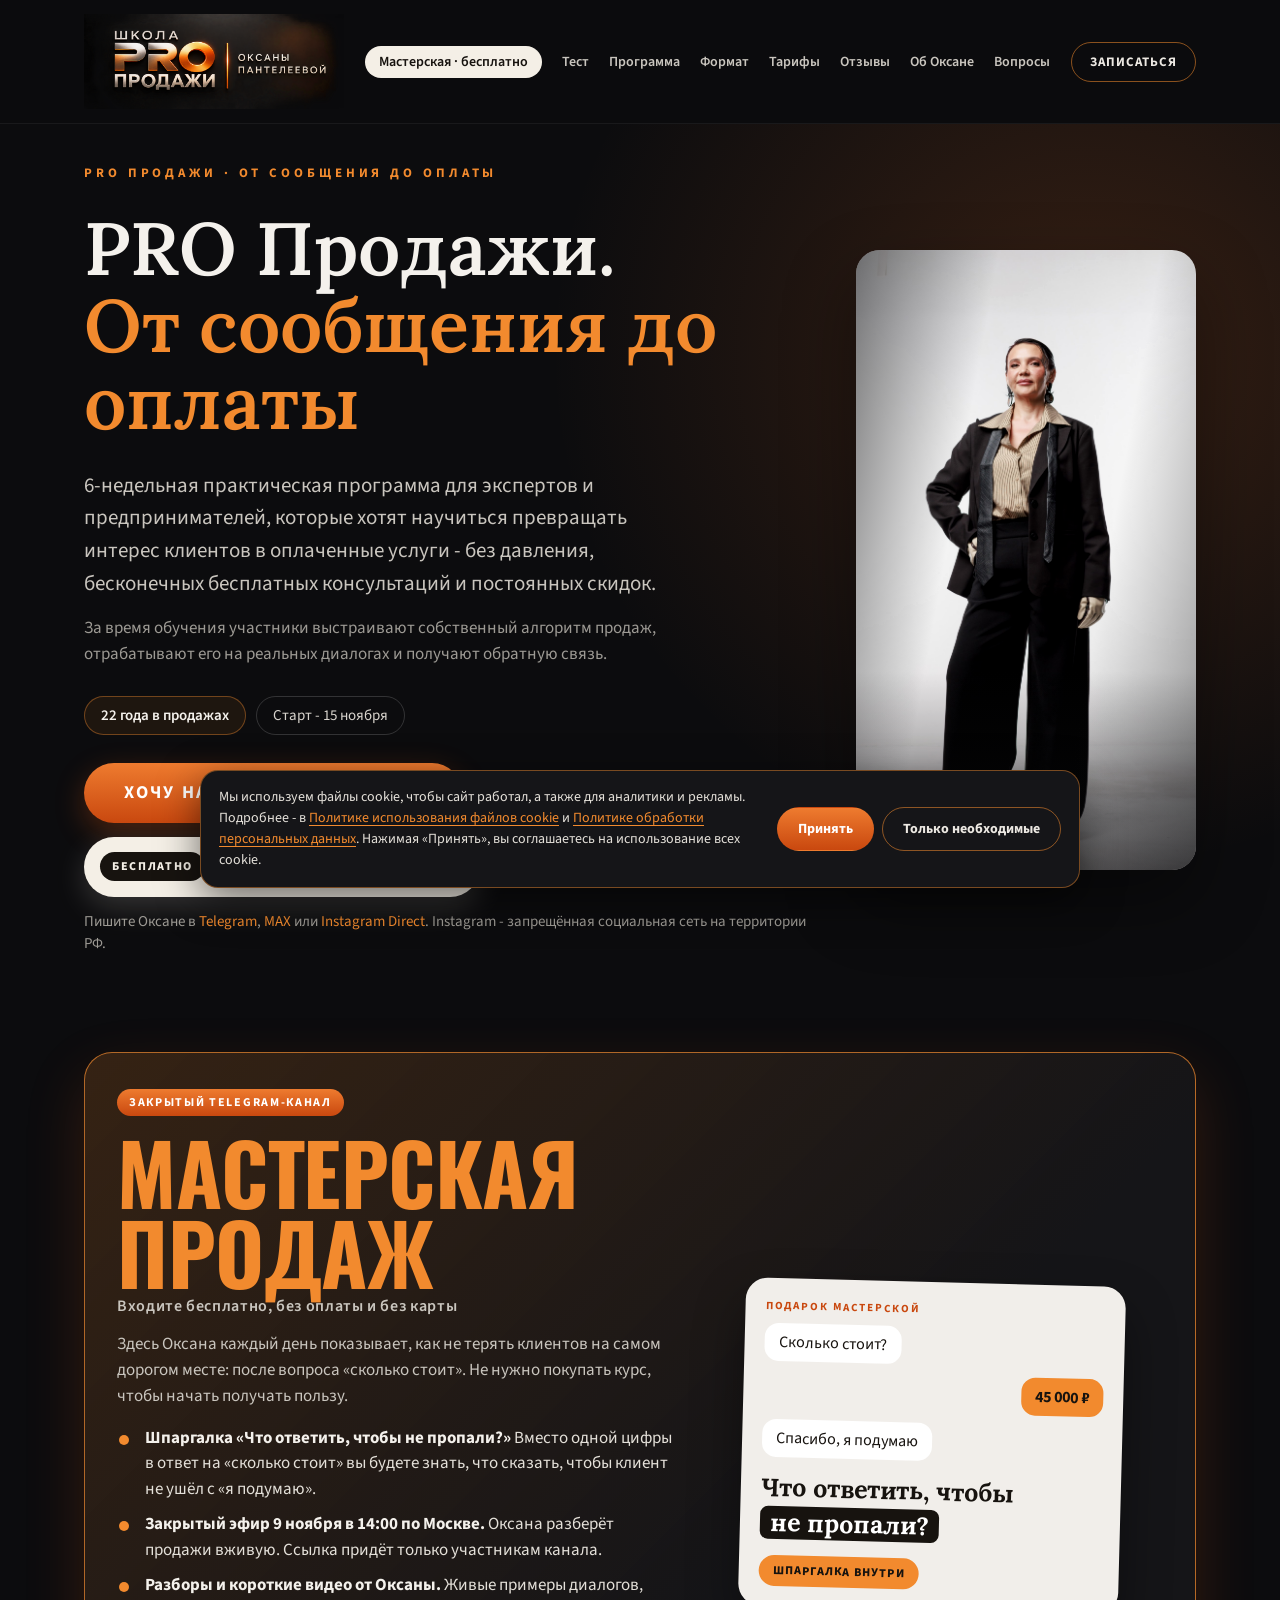
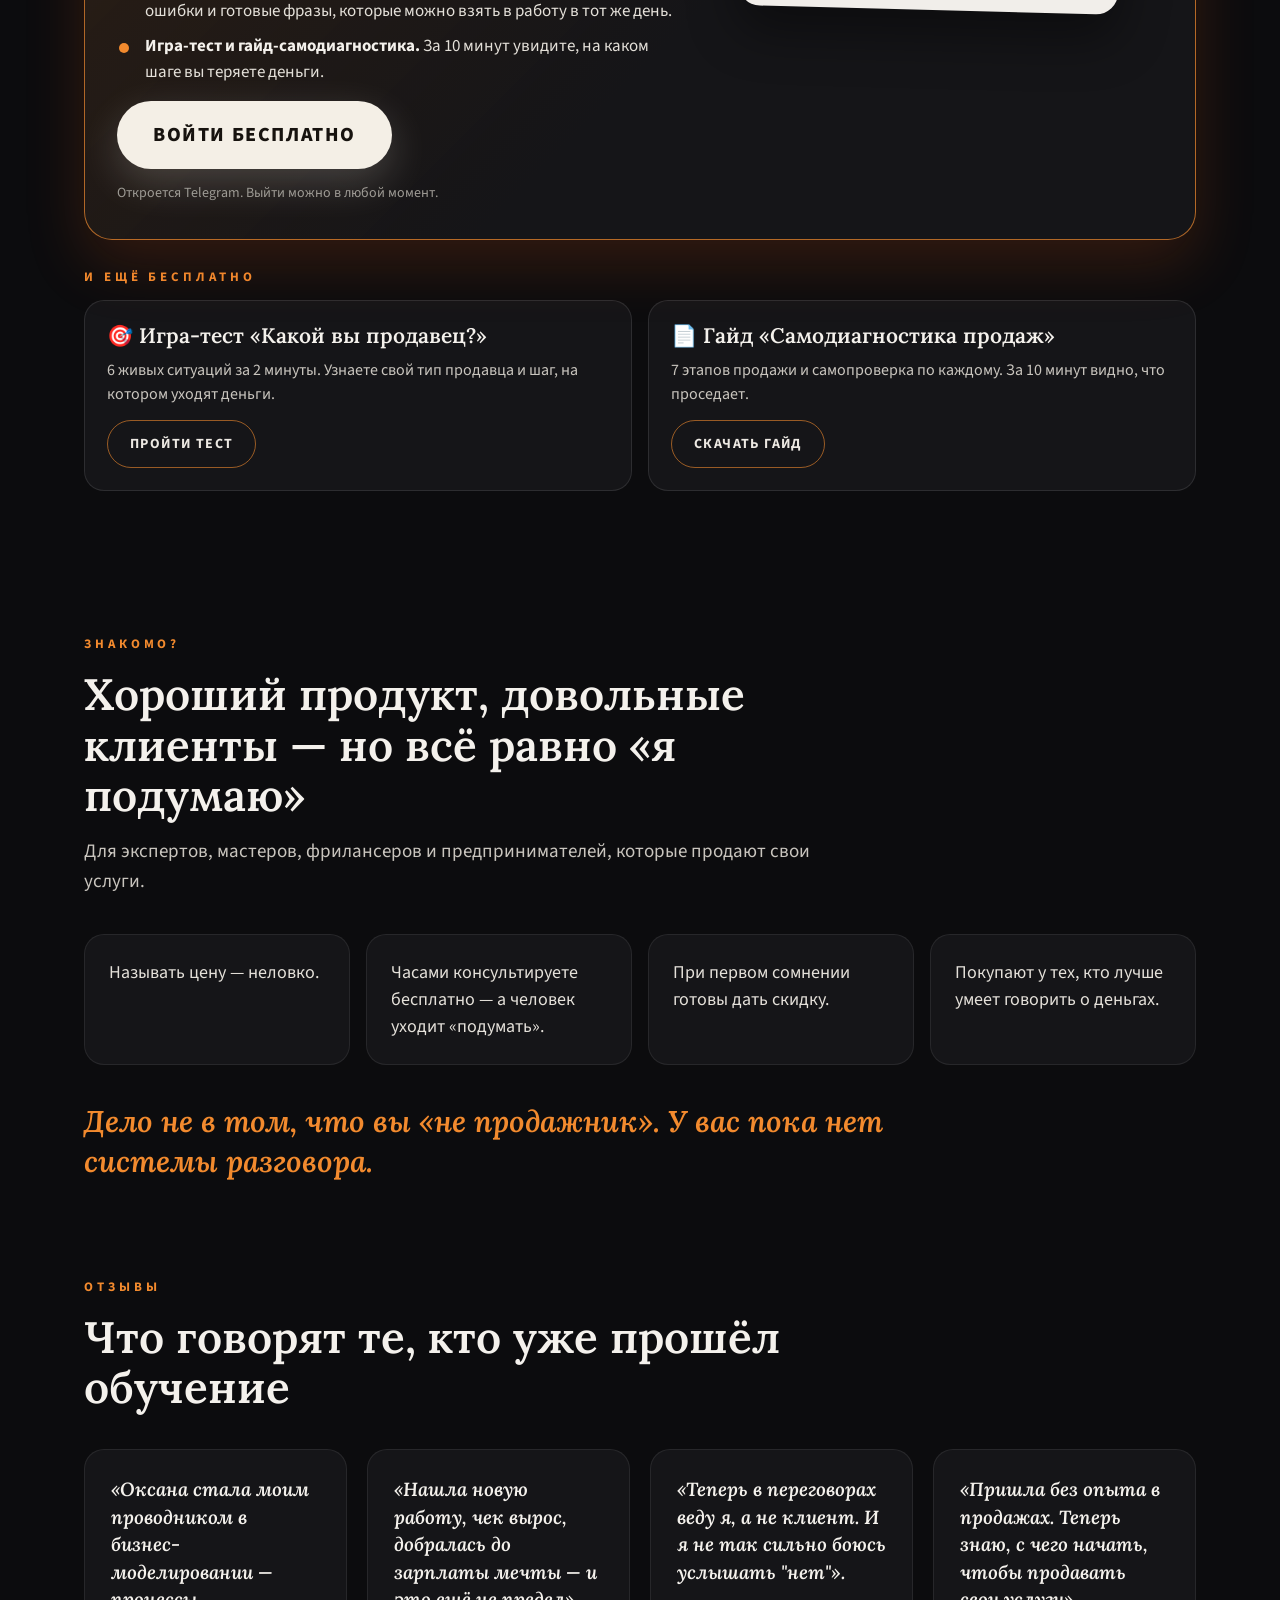
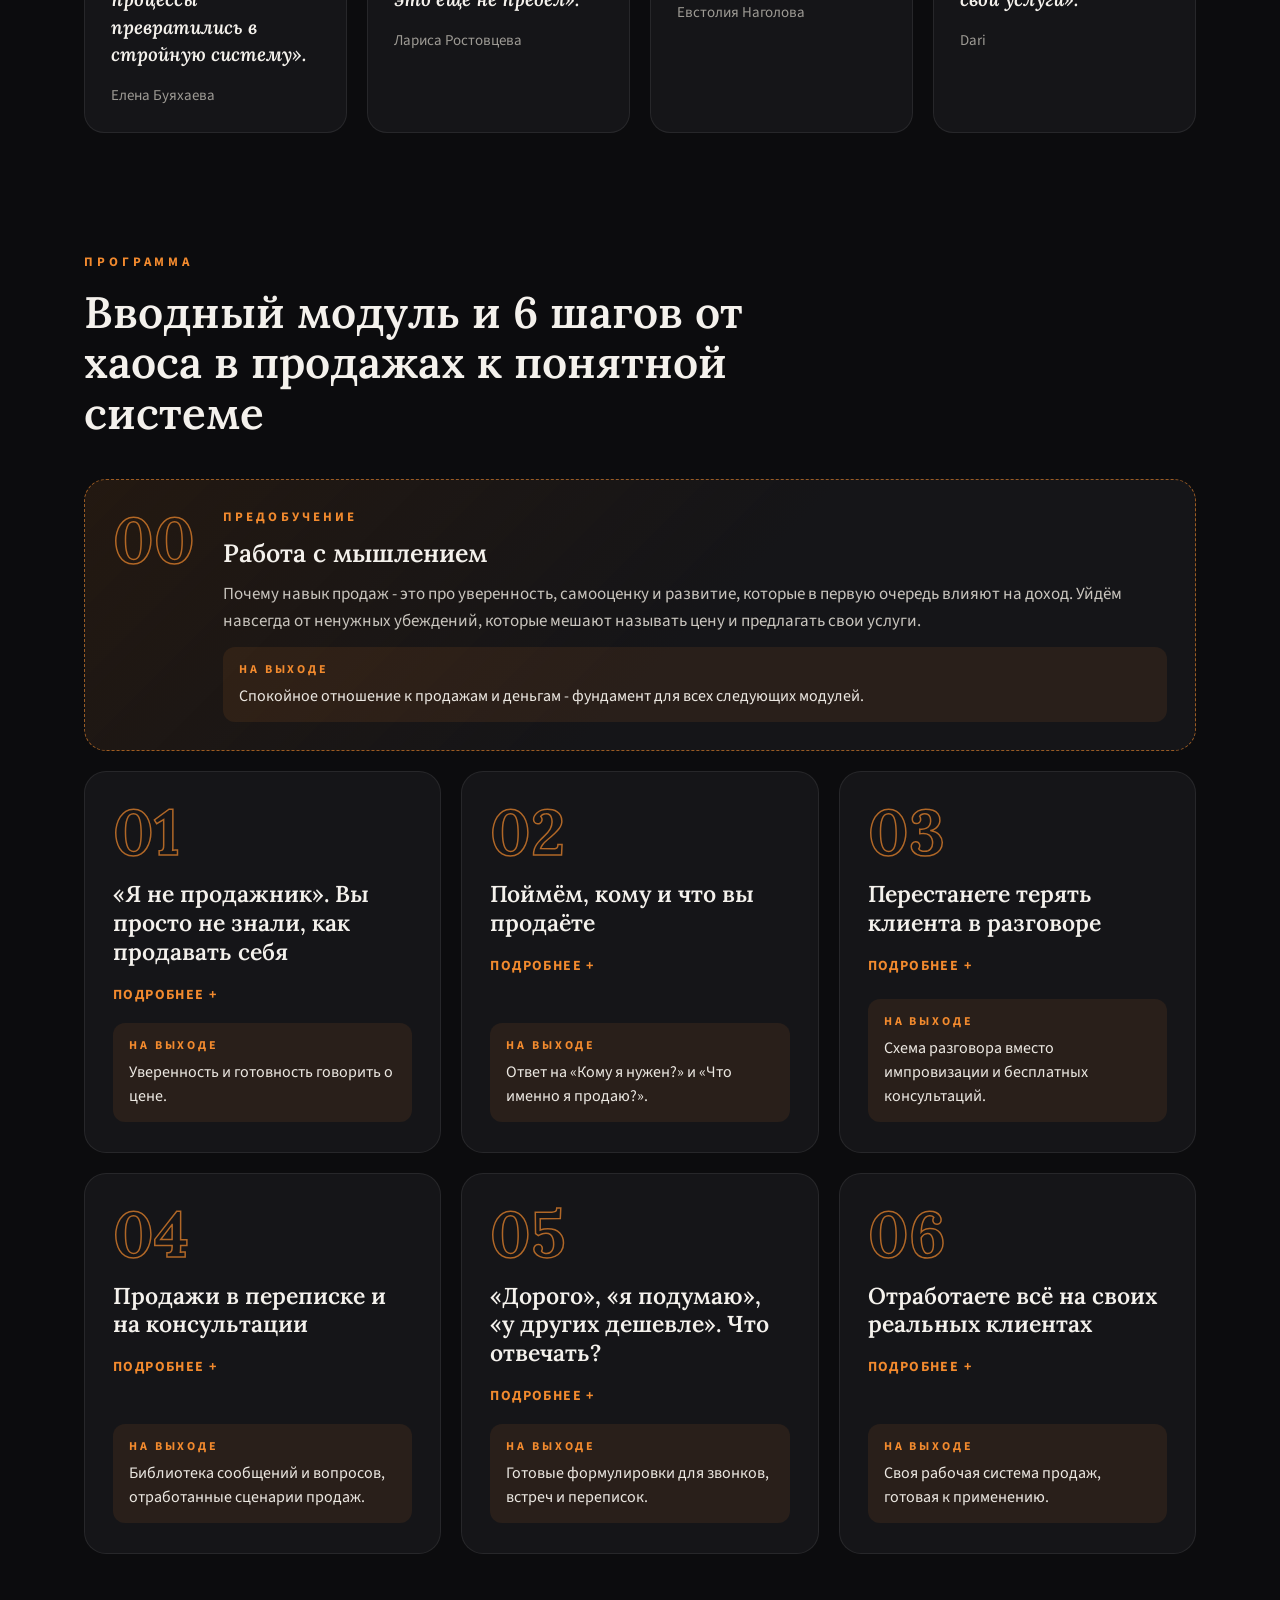
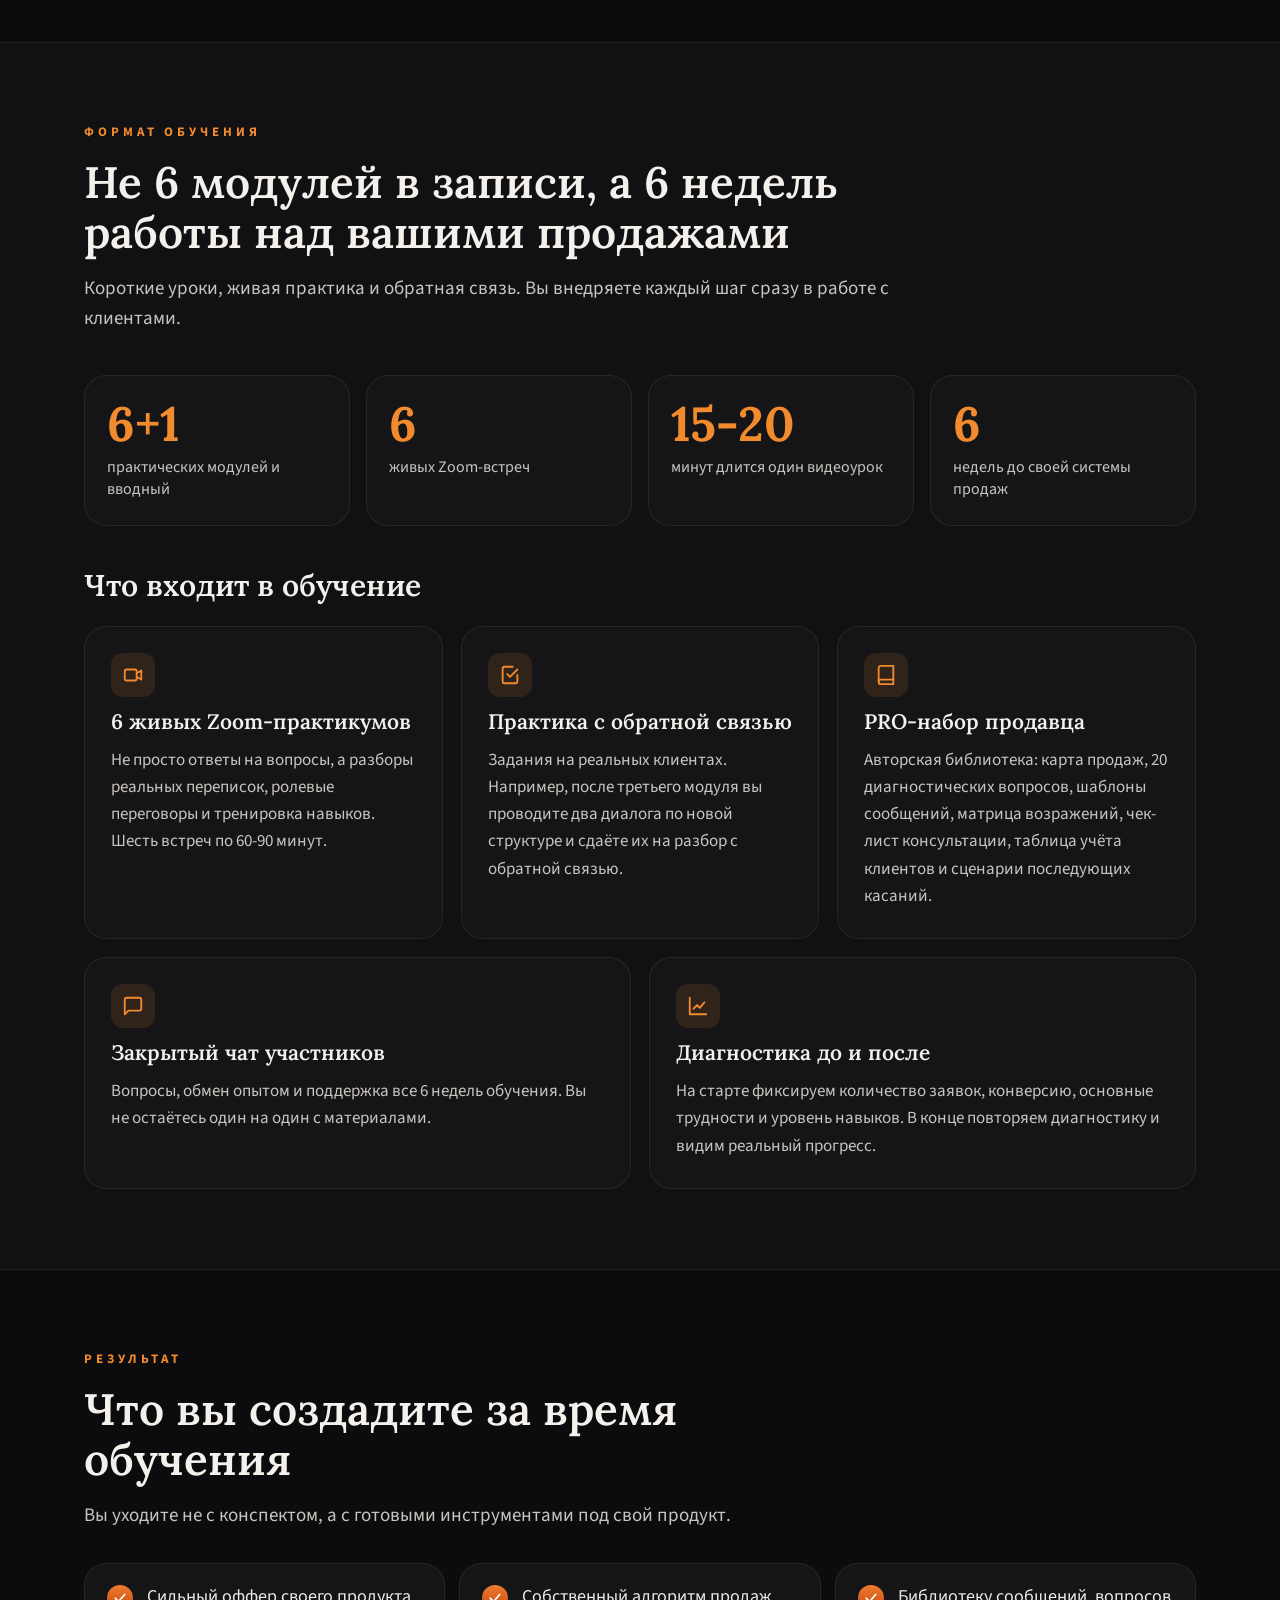
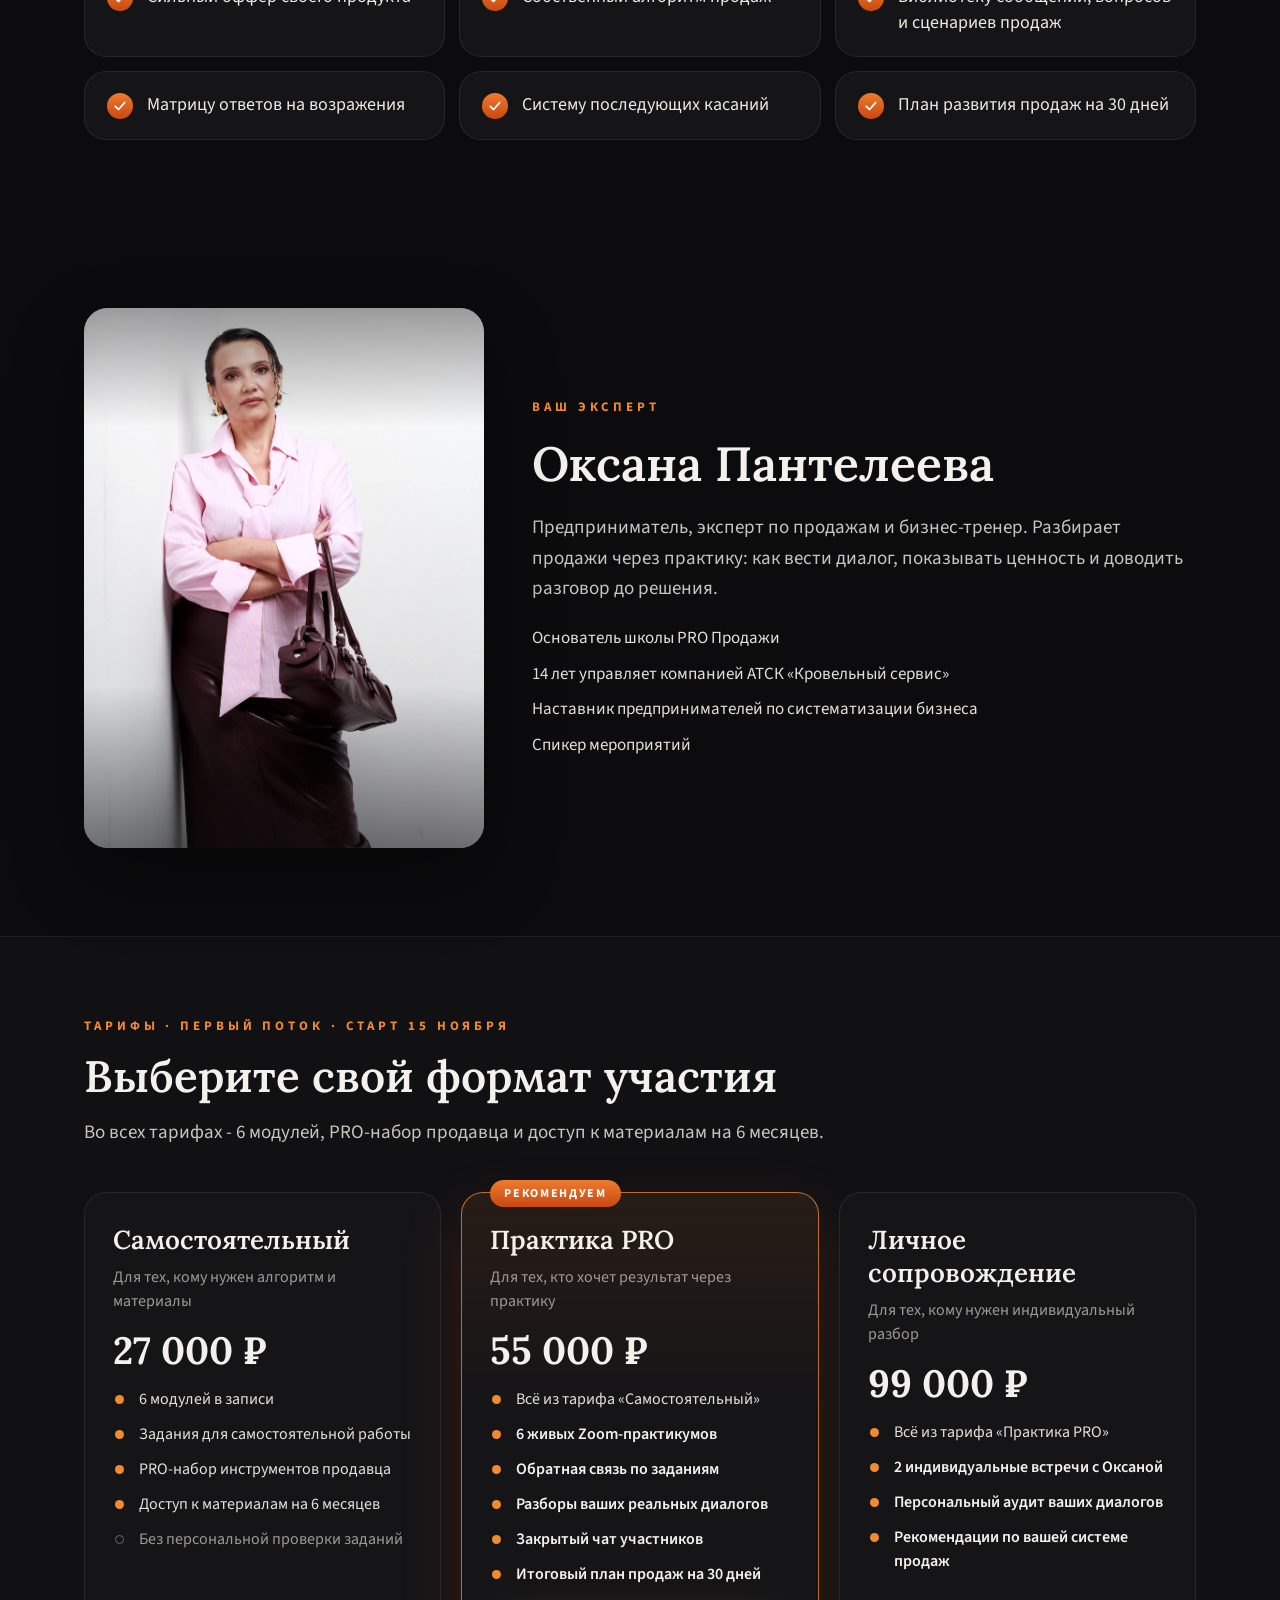
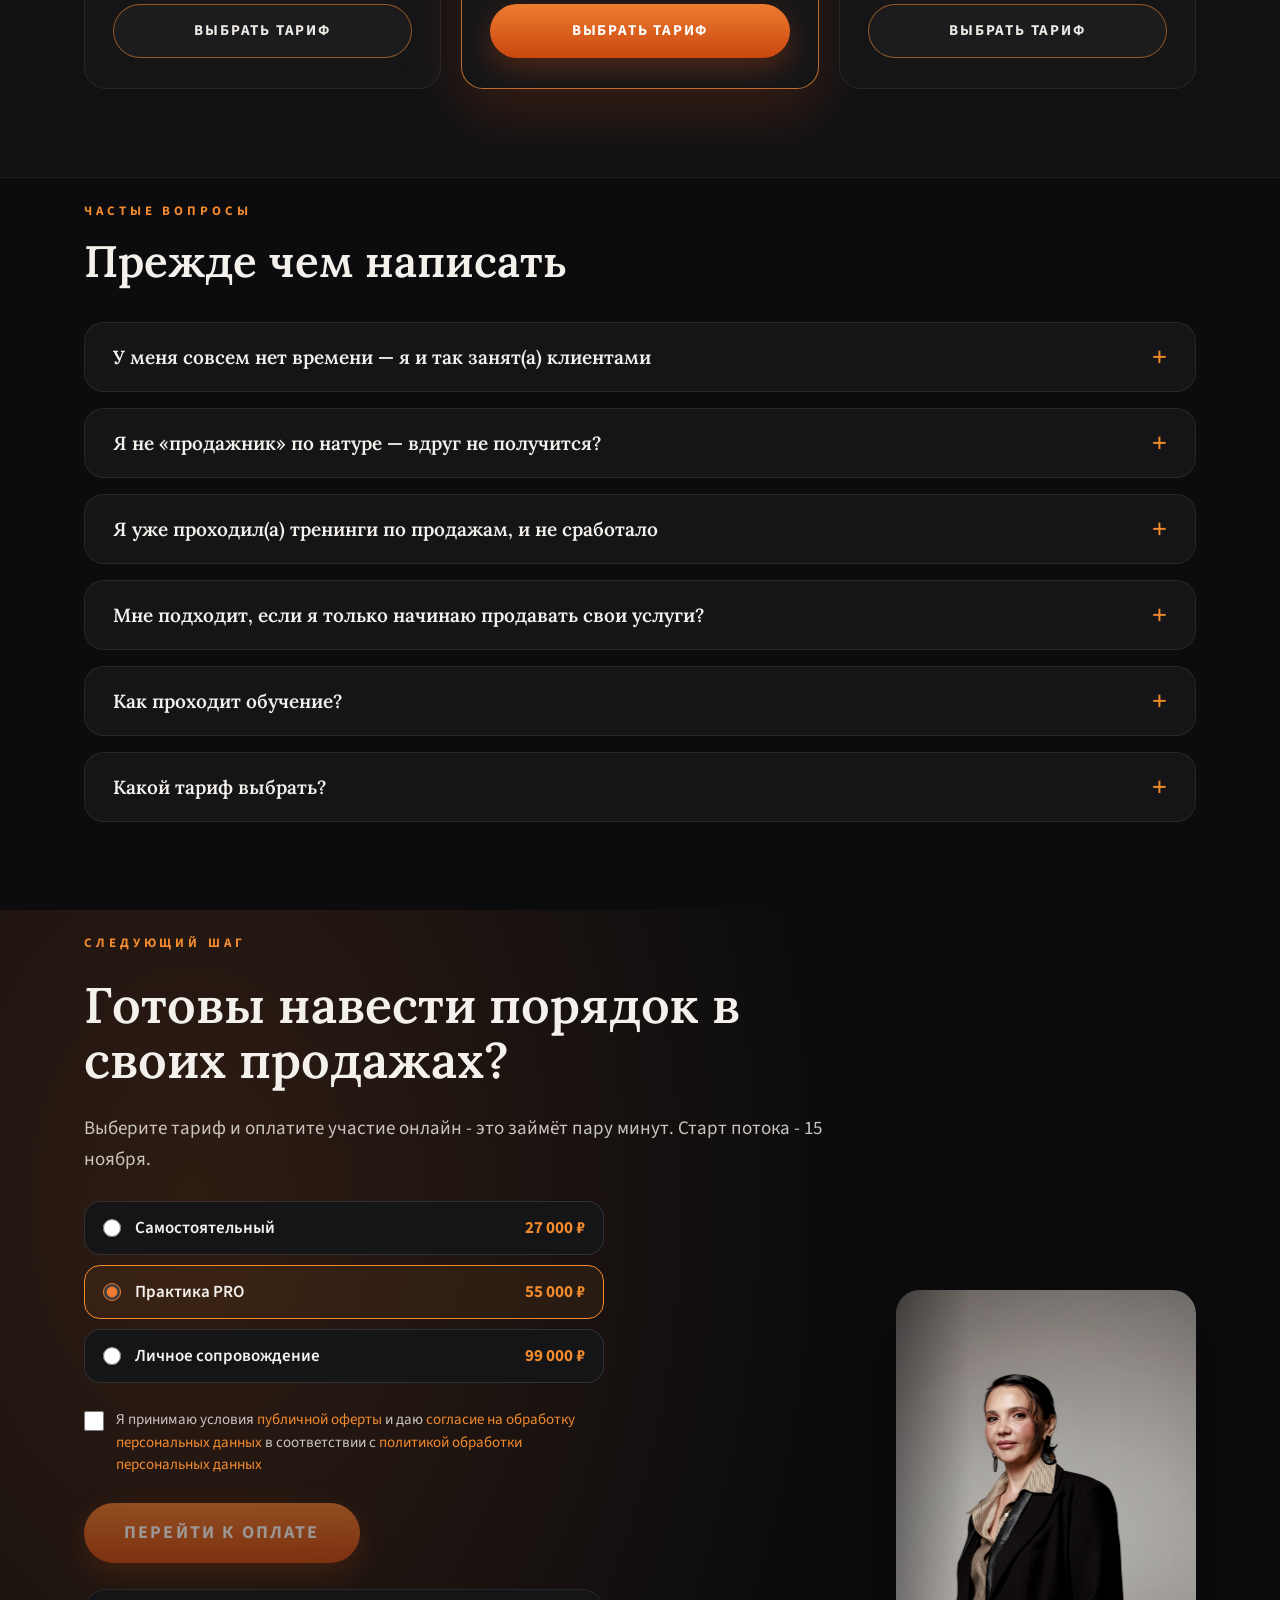
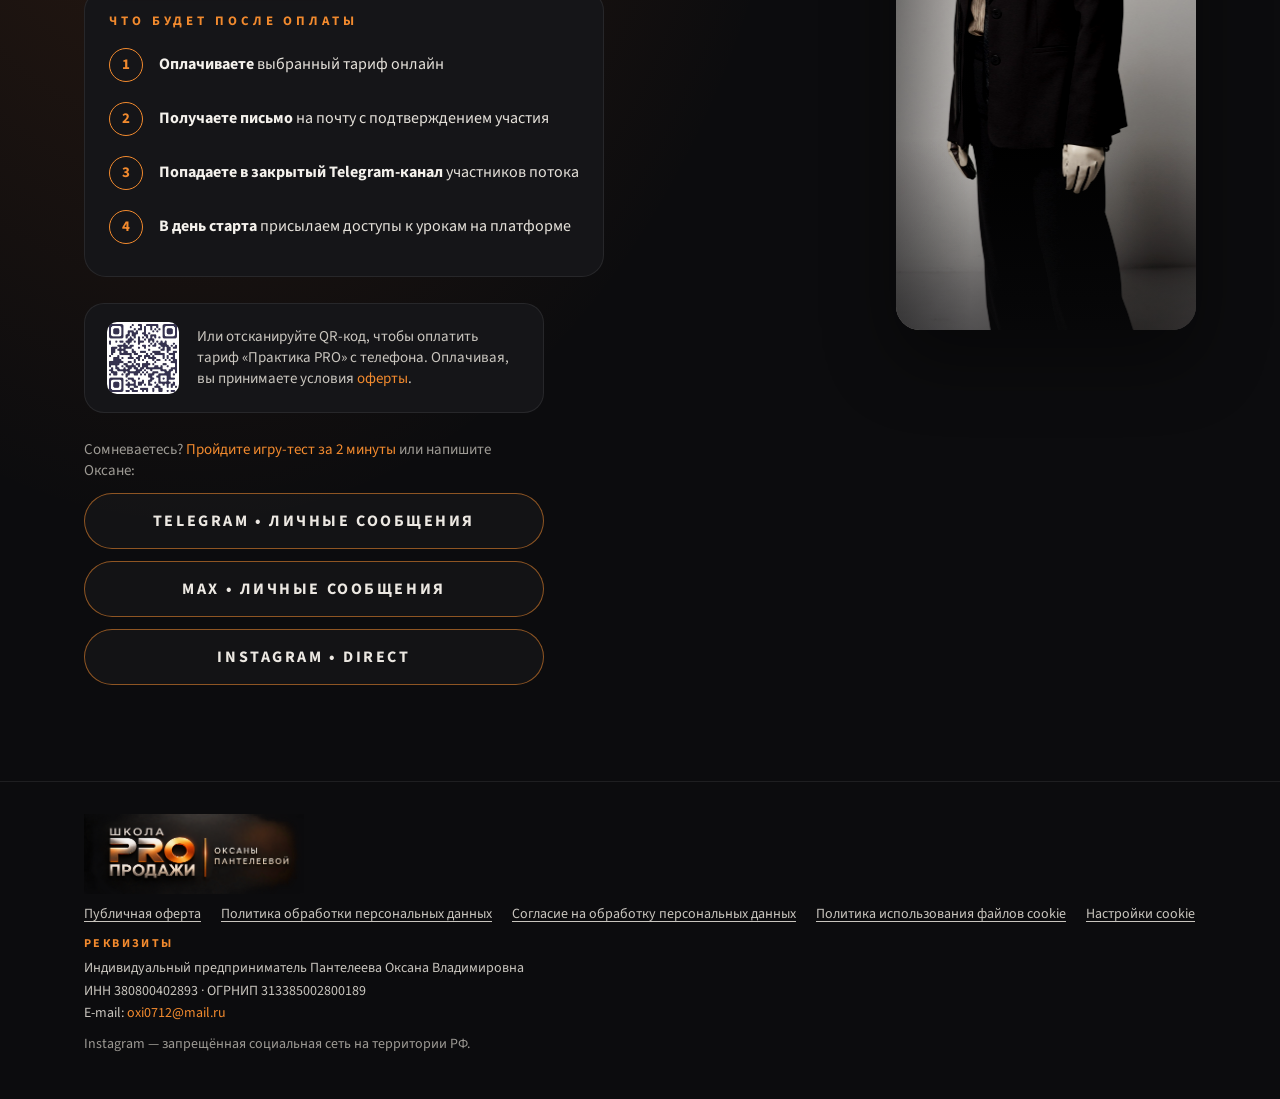
<file: index.html>
<!doctype html>
<html lang="ru">
<head>
<meta charset="utf-8">
<meta name="viewport" content="width=device-width, initial-scale=1">
<title>PRO Продажи. От сообщения до оплаты - курс Оксаны Пантелеевой</title>
<meta name="description" content="Пошаговая система продаж для экспертов и предпринимателей: как назвать цену, что ответить на «дорого» и как довести разговор до сделки без давления.">
<meta property="og:title" content="Школа PRO продажи — курс Оксаны Пантелеевой">
<meta property="og:description" content="От «я не продажник» до эксперта, который уверенно называет цену.">
<meta property="og:type" content="website">
<meta name="theme-color" content="#0c0c0e">

<link href="https://fonts.googleapis.com/css2?family=Lora:ital,wght@0,500;0,600;0,700;1,600&amp;family=Oswald:wght@700&amp;family=Source+Sans+3:wght@400;600;700&amp;display=swap" rel="stylesheet">
<style>
body{margin:0;background:#0c0c0e;color:#ece8e2;font-family:'Source Sans 3','Helvetica Neue',Arial,sans-serif;scroll-behavior:smooth}
a{color:#f28a2e;text-decoration:none}
a:hover{color:#ffb070}
a:focus-visible{outline:2px solid #ffb070;outline-offset:3px}
a.btn:hover{filter:brightness(1.1);color:#ffffff}
a.pill:hover{border-color:#f28a2e;color:#ffffff}
a.navlink{color:#c9c5be;font-size:14px;font-weight:600}
a.navlink:hover{color:#f28a2e}
.consent{display:flex;align-items:flex-start;gap:12px;max-width:520px;font-size:15px;line-height:1.5;color:#c9c5be;cursor:pointer}
.consent input{flex:0 0 auto;width:20px;height:20px;margin:2px 0 0;accent-color:#ee7b2f;cursor:pointer}
.consent-hint{font-size:14px;font-weight:700;color:#ff9a5a;margin-top:-14px}
#pay-btn.locked{opacity:.55}
.legal-links{display:flex;flex-wrap:wrap;gap:6px 20px;font-size:14px}
.legal-links a{color:#c9c5be;text-decoration:underline;text-underline-offset:3px}
.legal-links a:hover{color:#f28a2e}
.navwrap{-ms-overflow-style:none;scrollbar-width:none}
.navwrap::-webkit-scrollbar{display:none}
.navrow{display:flex;flex-wrap:wrap;align-items:center;justify-content:space-between;gap:10px 16px}
.navlogo{flex:0 0 auto;display:flex;align-items:center;min-width:0;width:260px;max-width:38vw}
.navlogo img{display:block;width:100%;height:auto;object-fit:contain}
@media (max-width:640px){
.navlinks{order:3;width:100%;justify-content:flex-start;padding-top:2px}
.navcta{order:2}
.navlogo{width:150px;max-width:44vw}
}
.wrap{max-width:1160px;margin:0 auto;box-sizing:border-box;padding:0 24px}
.kicker{font-size:13px;letter-spacing:.3em;color:#f28a2e;font-weight:700;text-transform:uppercase}
.h2{margin:0;font-family:Lora,Georgia,serif;font-weight:600;font-size:clamp(28px,4vw,44px);line-height:1.15;color:#f4f1ec}
.card{box-sizing:border-box;background:#151518;border:1px solid rgba(255,255,255,.08);border-radius:22px}
.stats{display:grid;grid-template-columns:repeat(4,minmax(0,1fr));gap:16px}
.stat{padding:24px 22px;display:flex;flex-direction:column;gap:8px}
.stat-num{font-family:Lora,Georgia,serif;font-weight:700;font-size:clamp(34px,4.4vw,48px);line-height:1;color:#f28a2e}
.stat-label{font-size:16px;line-height:1.4;color:#c9c5be}
@media (max-width:820px){.stats{grid-template-columns:repeat(2,minmax(0,1fr))}}
.feat-grid{display:flex;flex-wrap:wrap;gap:18px}
.feat{flex:1 1 320px;padding:26px 26px 28px;display:flex;flex-direction:column;gap:12px}
.feat-ico{width:44px;height:44px;border-radius:12px;background:rgba(242,138,46,.12);display:flex;align-items:center;justify-content:center;color:#f28a2e}
.feat h3{margin:0;font-family:Lora,Georgia,serif;font-weight:600;font-size:21px;line-height:1.25;color:#f4f1ec}
.feat p{margin:0;font-size:17px;line-height:1.6;color:#c9c5be}
.create-grid{display:grid;grid-template-columns:repeat(3,minmax(0,1fr));gap:14px}
.create-item{padding:20px 22px;display:flex;gap:14px;align-items:flex-start;font-size:18px;line-height:1.45;color:#ece8e2}
.check{flex:0 0 auto;width:26px;height:26px;border-radius:50%;background:linear-gradient(180deg,#ee7b2f,#c9480f);display:flex;align-items:center;justify-content:center;margin-top:1px}
@media (max-width:900px){.create-grid{grid-template-columns:repeat(2,minmax(0,1fr))}}
@media (max-width:560px){.create-grid{grid-template-columns:1fr}}
.tariffs{display:flex;flex-wrap:wrap;gap:20px;align-items:stretch}
.tariff{flex:1 1 300px;padding:30px 28px;display:flex;flex-direction:column;gap:18px;position:relative}
.tariff.main{border:1.5px solid rgba(242,138,46,.75);background:linear-gradient(180deg,rgba(242,138,46,.10),#151518 45%);box-shadow:0 24px 60px rgba(226,90,20,.18)}
.tariff-badge{position:absolute;top:-13px;left:28px;padding:5px 14px;border-radius:999px;background:linear-gradient(180deg,#ee7b2f,#c9480f);color:#fff;font-size:12px;font-weight:700;letter-spacing:.14em;text-transform:uppercase}
.tariff-name{font-family:Lora,Georgia,serif;font-weight:600;font-size:26px;color:#f4f1ec;margin:0}
.tariff-for{font-size:16px;line-height:1.45;color:#9d9a94;margin:-8px 0 0}
.tariff-price{font-family:Lora,Georgia,serif;font-weight:700;font-size:38px;line-height:1;color:#f4f1ec}
.tariff ul{list-style:none;margin:0;padding:0;display:flex;flex-direction:column;gap:11px}
.tariff li{position:relative;padding-left:26px;font-size:16px;line-height:1.5;color:#e4e0d9}
.tariff li::before{content:"";position:absolute;left:2px;top:8px;width:9px;height:9px;border-radius:50%;background:#f28a2e}
.tariff li.plus{color:#f4f1ec;font-weight:600}
.tariff li.muted{color:#9d9a94}
.tariff li.muted::before{background:transparent;border:1.5px solid #6d6a65;width:7px;height:7px}
.tariff .btn-t{margin-top:auto;display:flex;align-items:center;justify-content:center;min-height:54px;padding:0 24px;box-sizing:border-box;border-radius:999px;border:1px solid rgba(242,138,46,.55);color:#ece8e2;font-weight:700;font-size:15px;letter-spacing:.12em;text-transform:uppercase;cursor:pointer;background:rgba(255,255,255,.03);font-family:inherit}
.tariff.main .btn-t{background:linear-gradient(180deg,#ee7b2f,#c9480f);border:none;color:#fff;box-shadow:0 10px 30px rgba(226,90,20,.30)}
.tariff .btn-t:hover{filter:brightness(1.1);border-color:#f28a2e}
.picker{display:flex;flex-direction:column;gap:10px;max-width:520px;width:100%}
.pick{display:flex;align-items:center;gap:14px;padding:14px 18px;box-sizing:border-box;border:1px solid rgba(255,255,255,.12);border-radius:16px;background:#151518;cursor:pointer;transition:border-color .15s}
.pick input{accent-color:#ee7b2f;width:18px;height:18px;margin:0;flex:0 0 auto;cursor:pointer}
.pick-name{flex:1 1 auto;font-size:17px;font-weight:600;color:#f4f1ec}
.pick-price{font-size:17px;font-weight:700;color:#f28a2e;white-space:nowrap}
.price-later{font-size:14px;color:#9d9a94;margin-top:-10px}
.price-later s{color:#c9c5be}
.pick:has(input:checked){border-color:#f28a2e;background:rgba(242,138,46,.07)}
.pay-note{font-size:15px;line-height:1.5;color:#c9c5be;max-width:520px}
.steps{display:flex;flex-direction:column;gap:0;max-width:520px;width:100%;box-sizing:border-box;padding:22px 24px}
.step{display:flex;gap:16px;align-items:flex-start;padding:10px 0}
.step-n{flex:0 0 auto;width:32px;height:32px;border-radius:50%;border:1.5px solid #f28a2e;color:#f28a2e;font-weight:700;font-size:15px;display:flex;align-items:center;justify-content:center}
.step-t{font-size:16px;line-height:1.5;color:#e4e0d9;padding-top:4px}
.step-t b{color:#f4f1ec}
.hero-btns{display:flex;flex-wrap:wrap;gap:14px;align-items:stretch}
.btn-free{display:inline-flex;align-items:center;gap:12px;min-height:60px;padding:0 28px 0 16px;box-sizing:border-box;border-radius:999px;background:#f4efe6;color:#17130f;font-weight:700;font-size:18px;letter-spacing:.08em;text-transform:uppercase;box-shadow:0 10px 30px rgba(244,239,230,.18)}
.btn-free:hover{background:#fff;color:#17130f}
.btn-free .bf-badge{flex:none;padding:6px 12px;border-radius:999px;background:#17130f;color:#f4efe6;font-size:12px;font-weight:800;letter-spacing:.14em}
.btn-free .bf-t{display:inline-flex;align-items:center;gap:8px}
.navfree{color:#17130f!important;background:#f4efe6;border-radius:999px;padding:6px 14px;font-weight:700;white-space:nowrap}
.navfree:hover{background:#fff}
.chan-big{display:inline-flex;align-items:center;justify-content:center;gap:14px;min-height:68px;padding:0 36px;border-radius:999px;background:#f4efe6;color:#17130f;font-weight:800;font-size:20px;letter-spacing:.08em;text-transform:uppercase;box-shadow:0 14px 40px rgba(244,239,230,.2)}
.chan-big:hover{background:#fff;color:#17130f}
.chan-free{font-family:Oswald,"Arial Narrow",Arial,sans-serif;font-weight:700;font-size:clamp(34px,10.5vw,84px);line-height:.95;overflow-wrap:anywhere;letter-spacing:-.5px;text-transform:uppercase;color:#f28a2e;margin:0}
.chan-free small{display:block;margin-top:8px;font-family:"Source Sans 3",Arial,sans-serif;font-weight:600;font-size:16px;letter-spacing:.04em;text-transform:none;color:#c9c5be}
.free2{display:grid;grid-template-columns:1fr 1fr;gap:16px}
@media (max-width:700px){.free2{grid-template-columns:1fr}}
.mf{box-sizing:border-box;padding:22px;border:1px solid rgba(255,255,255,.1);border-radius:20px;background:#151518;display:flex;flex-direction:column;gap:10px}
.mf-t{font-family:Lora,Georgia,serif;font-weight:600;font-size:21px;line-height:1.2;color:#f4f1ec}
.mf-p{margin:0;font-size:16px;line-height:1.5;color:#c9c5be}
.mf-b{align-self:flex-start;margin-top:4px;display:inline-flex;align-items:center;min-height:46px;padding:0 22px;border-radius:999px;border:1px solid rgba(242,138,46,.6);color:#ece8e2;font-weight:700;font-size:14px;letter-spacing:.1em;text-transform:uppercase}
.mf-b:hover{border-color:#f28a2e;color:#fff}
@media (max-width:640px){
#programma [style*="flex: 1 1 340px"]{padding:20px 20px 22px!important;gap:10px!important;border-radius:18px!important}
#programma [style*="font-size: 64px"]{font-size:38px!important}
#programma [style*="flex-wrap: wrap; gap: 20px"]{gap:12px!important}
#programma h3{font-size:20px!important}
#format .feat{padding:20px!important}
#format .card{padding:20px!important}
#otzyvy [style*="padding: 28px"]{padding:20px!important}
}
.qa{box-sizing:border-box;padding:0 28px;background:#151518;border:1px solid rgba(255,255,255,.08);border-radius:20px}
.qa summary{list-style:none;cursor:pointer;padding:22px 34px 22px 0;position:relative}
.qa summary::-webkit-details-marker{display:none}
.qa summary::after{content:"+";position:absolute;right:0;top:50%;transform:translateY(-50%);font:600 28px/1 Lora,Georgia,serif;color:#f28a2e}
.qa[open] summary::after{content:"\2212"}
.qa[open] summary{padding-bottom:10px}
.qa>div{padding:0 0 24px}
.qa:hover{border-color:rgba(242,138,46,.4)}
.more summary{list-style:none;cursor:pointer;display:inline-block;font-size:14px;font-weight:700;letter-spacing:.1em;text-transform:uppercase;color:#f28a2e;padding:2px 0}
.more summary::-webkit-details-marker{display:none}
.more summary::after{content:" +"}
.more[open] summary::after{content:" \2212"}
.more[open] summary{margin-bottom:10px}
.chan{position:relative;overflow:hidden;display:grid;grid-template-columns:1.2fr 1fr;gap:28px;align-items:center;padding:36px 32px;border:1.5px solid rgba(242,138,46,.7);border-radius:28px;background:linear-gradient(135deg,rgba(242,138,46,.18),#151518 62%);box-shadow:0 24px 60px rgba(226,90,20,.18)}
@media (max-width:860px){.chan{grid-template-columns:1fr;padding:28px 22px}}
.chan-body{display:flex;flex-direction:column;gap:16px;min-width:0}
.chan-list{list-style:none;margin:0;padding:0;display:flex;flex-direction:column;gap:10px}
.chan-list li{position:relative;padding-left:28px;font-size:17px;line-height:1.5;color:#e4e0d9}
.chan-list li::before{content:"";position:absolute;left:2px;top:9px;width:10px;height:10px;border-radius:50%;background:#f28a2e}
.chan-list b{color:#f4f1ec}
.chan-cta{display:flex;flex-wrap:wrap;gap:14px;align-items:center}
.chan-note{font-size:14px;color:#9d9a94}
.sheet{box-sizing:border-box;width:100%;max-width:380px;justify-self:center;padding:20px;border-radius:22px;background:#f1eeea;color:#17130f;display:flex;flex-direction:column;gap:10px;box-shadow:0 24px 50px rgba(0,0,0,.4);transform:rotate(1.5deg)}
@media (max-width:860px){.sheet{transform:none}}
.sheet small{font-size:11px;font-weight:700;letter-spacing:.18em;text-transform:uppercase;color:#c9480f}
.sheet .q{align-self:flex-start;background:#fff;border-radius:14px;padding:8px 14px;font-size:16px}
.sheet .p{align-self:flex-end;background:#f28a2e;border-radius:14px;padding:8px 14px;font-size:16px;font-weight:700;color:#17130f}
.sheet h3{margin:6px 0 0;font-family:Lora,Georgia,serif;font-weight:700;font-size:25px;line-height:1.15}
.sheet h3 span{display:inline-block;margin-top:4px;background:#17130f;color:#fff;padding:2px 10px;border-radius:8px}
.sheet .tag{align-self:flex-start;margin-top:6px;background:#f28a2e;color:#17130f;font-size:12px;font-weight:800;letter-spacing:.1em;text-transform:uppercase;padding:7px 14px;border-radius:999px}
.free{display:grid;grid-template-columns:1.35fr 1fr;gap:20px}
@media (max-width:860px){.free{grid-template-columns:1fr}}
.free-test{position:relative;overflow:hidden;display:grid;grid-template-columns:1fr 210px;gap:0;border:1.5px solid rgba(242,138,46,.7);background:linear-gradient(135deg,rgba(242,138,46,.16),#151518 60%);border-radius:24px;box-shadow:0 24px 60px rgba(226,90,20,.18)}
.free-test .ft-body{padding:30px 28px;display:flex;flex-direction:column;gap:16px}
.free-test .ft-img{position:relative;min-height:100%}
.free-test .ft-img img{position:absolute;inset:0;width:100%;height:100%;object-fit:cover;object-position:50% 10%}
.free-test .ft-img::after{content:"";position:absolute;inset:0;background:linear-gradient(90deg,#1a1412 0%,rgba(26,20,18,0) 45%)}
@media (max-width:560px){.free-test{grid-template-columns:1fr}.free-test .ft-img{height:220px;order:-1}.free-test .ft-img::after{background:linear-gradient(0deg,#1a1412 0%,rgba(26,20,18,0) 55%)}}
.badge{align-self:flex-start;padding:5px 12px;border-radius:999px;background:linear-gradient(180deg,#ee7b2f,#c9480f);color:#fff;font-size:12px;font-weight:700;letter-spacing:.14em;text-transform:uppercase}
.ft-title{margin:0;font-family:Lora,Georgia,serif;font-weight:600;font-size:clamp(26px,3.4vw,36px);line-height:1.12;color:#f4f1ec}
.ft-text{margin:0;font-size:17px;line-height:1.55;color:#c9c5be}
.ft-chips{display:flex;flex-wrap:wrap;gap:8px}
.ft-chips span{padding:6px 12px;border-radius:999px;border:1px solid rgba(255,255,255,.16);font-size:14px;color:#d8d4cd}
.btn-test{align-self:flex-start;display:inline-flex;align-items:center;gap:10px;min-height:56px;padding:0 30px;border-radius:999px;background:linear-gradient(180deg,#ee7b2f,#c9480f);color:#fff;font-weight:700;font-size:16px;letter-spacing:.1em;text-transform:uppercase;box-shadow:0 10px 30px rgba(226,90,20,.3)}
.btn-test:hover{filter:brightness(1.1);color:#fff}
.free-guide{padding:30px 28px;display:flex;flex-direction:column;gap:14px;border-radius:24px}
.free-guide .gd-ico{width:52px;height:52px;border-radius:14px;background:rgba(242,138,46,.12);display:flex;align-items:center;justify-content:center;color:#f28a2e}
.btn-guide{align-self:flex-start;margin-top:auto;display:inline-flex;align-items:center;min-height:52px;padding:0 26px;border-radius:999px;border:1px solid rgba(242,138,46,.6);color:#ece8e2;font-weight:700;font-size:15px;letter-spacing:.1em;text-transform:uppercase;background:rgba(255,255,255,.03)}
.btn-guide:hover{border-color:#f28a2e;color:#fff}
.hero-free{display:flex;flex-wrap:wrap;gap:10px}
.hero-free a{display:inline-flex;align-items:center;gap:8px;min-height:44px;padding:0 18px;border-radius:999px;border:1px solid rgba(242,138,46,.5);background:rgba(242,138,46,.08);color:#f4f1ec;font-size:15px;font-weight:600}
.hero-free a:hover{border-color:#f28a2e;color:#fff}
.mod0{flex:1 1 100%;box-sizing:border-box;padding:28px;border-radius:22px;border:1px dashed rgba(242,138,46,.6);background:linear-gradient(135deg,rgba(242,138,46,.10),#151518 55%);display:grid;grid-template-columns:auto 1fr;gap:12px 28px;align-items:start}
@media (max-width:640px){.mod0{grid-template-columns:1fr}}
</style>

<link rel="stylesheet" href="cookie-consent.css">
<script src="cookie-consent.js" defer></script>
</head>
<body>


<div id="top" style="width: 100%; box-sizing: border-box; background: #0c0c0e; color: #ece8e2; font-family: 'Source Sans 3','Helvetica Neue',Arial,sans-serif;">

<div style="position: sticky; top: 0; z-index: 20; background: rgba(12,12,14,0.92); backdrop-filter: blur(8px); border-bottom: 1px solid rgba(255,255,255,0.06);">
<div class="navrow" style="max-width: 1160px; margin: 0 auto; padding: 14px 24px; box-sizing: border-box;">
<a href="#top" class="navlogo"><img src="logo.png" alt="Школа PRO продажи Оксаны Пантелеевой"></a>
<div class="navwrap navlinks" style="display: flex; gap: 20px; overflow-x: auto; align-items: center;">
<a class="navlink navfree" href="#kanal">Мастерская · бесплатно</a>
<a class="navlink" href="#besplatno">Тест</a>
<a class="navlink" href="#programma">Программа</a>
<a class="navlink" href="#format">Формат</a>
<a class="navlink" href="#tarify">Тарифы</a>
<a class="navlink" href="#otzyvy">Отзывы</a>
<a class="navlink" href="#oksana">Об Оксане</a>
<a class="navlink" href="#faq">Вопросы</a>
</div>
<a class="pill navcta" href="#tarify" style="display: inline-flex; align-items: center; min-height: 40px; padding: 0 18px; box-sizing: border-box; border: 1px solid rgba(242,138,46,0.55); border-radius: 999px; color: #ece8e2; font-size: 13px; font-weight: 700; letter-spacing: 0.08em; text-transform: uppercase; white-space: nowrap;">Записаться</a>
</div>
</div>

<div style="background: radial-gradient(60% 80% at 85% 25%, rgba(226,110,40,0.20), rgba(12,12,14,0) 70%);">
<div style="max-width: 1160px; margin: 0 auto; padding: 40px 24px 88px; box-sizing: border-box; display: flex; flex-wrap: wrap; gap: 48px; align-items: center; justify-content: center;">
<div style="flex: 1 1 480px; min-width: 0; display: flex; flex-direction: column; gap: 28px;">
<div style="font-size: 13px; letter-spacing: 0.3em; color: #f28a2e; font-weight: 700; text-transform: uppercase;">PRO Продажи · От сообщения до оплаты</div>
<h1 style="margin: 0; font-family: Lora,Georgia,serif; font-weight: 600; font-size: clamp(40px, 6.4vw, 74px); line-height: 1.04; color: #f4f1ec;">PRO Продажи.<br><span style="color: #f28a2e;">От сообщения до оплаты</span></h1>
<p style="margin: 0; font-size: clamp(18px, 2.2vw, 21px); line-height: 1.55; color: #c9c5be; max-width: 620px;">6-недельная практическая программа для экспертов и предпринимателей, которые хотят научиться превращать интерес клиентов в оплаченные услуги - без давления, бесконечных бесплатных консультаций и постоянных скидок.</p>
<p style="margin: -12px 0 0; font-size: 17px; line-height: 1.55; color: #9d9a94; max-width: 620px;">За время обучения участники выстраивают собственный алгоритм продаж, отрабатывают его на реальных диалогах и получают обратную связь.</p>
<div style="display: flex; flex-wrap: wrap; gap: 10px;">
<div style="padding: 8px 16px; border: 1px solid rgba(242,138,46,0.4); background: rgba(242,138,46,0.08); border-radius: 999px; font-size: 15px; color: #f4f1ec; font-weight: 600;">22 года в продажах</div>
<div style="padding: 8px 16px; border: 1px solid rgba(255,255,255,0.16); border-radius: 999px; font-size: 15px; color: #d8d4cd;">Старт - 15 ноября</div>
<div class="price-deadline-tag" style="padding: 8px 16px; border: 1px solid rgba(242,138,46,0.5); background: rgba(242,138,46,0.1); border-radius: 999px; font-size: 15px; color: #f4f1ec; font-weight: 600;">Лучшие цены до 10 ноября</div>
</div>
<div style="display: flex; flex-direction: column; gap: 14px; align-items: flex-start;">
<div class="hero-btns"><a class="btn" href="#tarify" style="display: inline-flex; align-items: center; justify-content: center; min-height: 60px; padding: 0 40px; box-sizing: border-box; border-radius: 999px; background: linear-gradient(180deg, #ee7b2f, #c9480f); color: #ffffff; font-weight: 700; font-size: 18px; letter-spacing: 0.12em; text-transform: uppercase; box-shadow: 0 10px 30px rgba(226,90,20,0.30);">Хочу научиться продавать</a><a class="btn-free" href="#kanal"><span class="bf-badge">Бесплатно</span><span class="bf-t">Мастерская продаж <svg width="18" height="18" viewBox="0 0 24 24" fill="none" stroke="currentColor" stroke-width="2.4" stroke-linecap="round" stroke-linejoin="round"><path d="M5 12h14M13 6l6 6-6 6"/></svg></span></a></div>
<div style="font-size: 15px; line-height: 1.5; color: #9d9a94;">Пишите Оксане в <a href="https://t.me/Oxi071280" target="_blank" rel="noopener">Telegram</a>, <a href="https://max.ru/u/f9LHodD0cOLfUrJS78I_kEc0COptckK-t9AedTTkOhEpouXCO49UxQG8S5Y" target="_blank" rel="noopener">MAX</a> или <a href="https://www.instagram.com/oxi0712" target="_blank" rel="noopener">Instagram Direct</a>. Instagram - запрещённая социальная сеть на территории РФ.</div>
</div>
</div>
<div style="position: relative; flex: 0 1 340px; width: 340px; max-width: 100%; height: 620px; box-sizing: border-box; border-radius: 24px; overflow: hidden; box-shadow: 0 30px 70px rgba(0,0,0,0.4);">
<img src="oksana-hero.jpg" alt="Оксана Пантелеева, эксперт по продажам и бизнес-тренер" style="display: block; width: 100%; height: 100%; object-fit: cover; object-position: 50% 0%; filter: contrast(1.08) saturate(0.88) brightness(0.97);">
<div style="position: absolute; inset: 0; background: linear-gradient(100deg, rgba(12,12,14,0.55) 0%, rgba(12,12,14,0) 32%, rgba(12,12,14,0) 68%, rgba(12,12,14,0.4) 100%), linear-gradient(0deg, rgba(12,12,14,0.6) 0%, rgba(12,12,14,0) 32%);"></div>
</div>
</div>
</div>

<div id="kanal" style="max-width: 1160px; margin: 0 auto; padding: 8px 24px 72px; box-sizing: border-box;">
<div class="chan">
<div class="chan-body">
<span class="badge">Закрытый Telegram-канал</span>
<h2 class="chan-free">Мастерская продаж<small>Входите бесплатно, без оплаты и без карты</small></h2>
<p class="ft-text">Здесь Оксана каждый день показывает, как не терять клиентов на самом дорогом месте: после вопроса «сколько стоит». Не нужно покупать курс, чтобы начать получать пользу.</p>
<ul class="chan-list">
<li><b>Шпаргалка «Что ответить, чтобы не пропали?»</b> Вместо одной цифры в ответ на «сколько стоит» вы будете знать, что сказать, чтобы клиент не ушёл с «я подумаю».</li>
<li><b>Закрытый эфир 9 ноября в 14:00 по Москве.</b> Оксана разберёт продажи вживую. Ссылка придёт только участникам канала.</li>
<li><b>Разборы и короткие видео от Оксаны.</b> Живые примеры диалогов, ошибки и готовые фразы, которые можно взять в работу в тот же день.</li>
<li><b>Игра-тест и гайд-самодиагностика.</b> За 10 минут увидите, на каком шаге вы теряете деньги.</li>
</ul>
<div class="chan-cta"><a class="chan-big" id="chan-btn" href="https://t.me/+_53FdwXhq8E0OTRi" target="_blank" rel="noopener">Войти бесплатно</a><span class="chan-note">Откроется Telegram. Выйти можно в любой момент.</span></div>
</div>
<div class="sheet" aria-hidden="true">
<small>Подарок мастерской</small>
<div class="q">Сколько стоит?</div>
<div class="p">45 000 ₽</div>
<div class="q">Спасибо, я подумаю</div>
<h3>Что ответить, чтобы <span>не пропали?</span></h3>
<div class="tag">Шпаргалка внутри</div>
</div>
</div>
<div id="besplatno" style="margin-top: 28px; display: flex; flex-direction: column; gap: 14px;">
<div class="kicker">И ещё бесплатно</div>
<div class="free2">
<div class="mf"><div class="mf-t">🎯 Игра-тест «Какой вы продавец?»</div><p class="mf-p">6 живых ситуаций за 2 минуты. Узнаете свой тип продавца и шаг, на котором уходят деньги.</p><a class="mf-b" href="test.html">Пройти тест</a></div>
<div class="mf"><div class="mf-t">📄 Гайд «Самодиагностика продаж»</div><p class="mf-p">7 этапов продажи и самопроверка по каждому. За 10 минут видно, что проседает.</p><a class="mf-b" href="guide.pdf" target="_blank">Скачать гайд</a></div>
</div>
</div>
</div>

<div style="max-width: 1160px; margin: 0 auto; padding: 72px 24px; box-sizing: border-box; display: flex; flex-direction: column; gap: 36px;">
<div style="display: flex; flex-direction: column; gap: 16px; max-width: 760px;">
<div style="font-size: 13px; letter-spacing: 0.3em; color: #f28a2e; font-weight: 700; text-transform: uppercase;">Знакомо?</div>
<h2 style="margin: 0; font-family: Lora,Georgia,serif; font-weight: 600; font-size: clamp(28px, 4vw, 44px); line-height: 1.15; color: #f4f1ec;">Хороший продукт, довольные клиенты — но всё равно «я подумаю»</h2>
<p style="margin: 0; font-size: 19px; line-height: 1.6; color: #c9c5be;">Для экспертов, мастеров, фрилансеров и предпринимателей, которые продают свои услуги.</p>
</div>
<div style="display: flex; flex-wrap: wrap; gap: 16px;">
<div style="flex: 1 1 240px; box-sizing: border-box; padding: 24px; background: #151518; border: 1px solid rgba(255,255,255,0.08); border-radius: 20px; font-size: 18px; line-height: 1.5; color: #e4e0d9;">Называть цену — неловко.</div>
<div style="flex: 1 1 240px; box-sizing: border-box; padding: 24px; background: #151518; border: 1px solid rgba(255,255,255,0.08); border-radius: 20px; font-size: 18px; line-height: 1.5; color: #e4e0d9;">Часами консультируете бесплатно — а человек уходит «подумать».</div>
<div style="flex: 1 1 240px; box-sizing: border-box; padding: 24px; background: #151518; border: 1px solid rgba(255,255,255,0.08); border-radius: 20px; font-size: 18px; line-height: 1.5; color: #e4e0d9;">При первом сомнении готовы дать скидку.</div>
<div style="flex: 1 1 240px; box-sizing: border-box; padding: 24px; background: #151518; border: 1px solid rgba(255,255,255,0.08); border-radius: 20px; font-size: 18px; line-height: 1.5; color: #e4e0d9;">Покупают у тех, кто лучше умеет говорить о деньгах.</div>
</div>
<p style="margin: 0; font-family: Lora,Georgia,serif; font-style: italic; font-weight: 600; font-size: clamp(22px, 3vw, 30px); line-height: 1.35; color: #f28a2e; max-width: 820px;">Дело не в том, что вы «не продажник». У вас пока нет системы разговора.</p>
</div>

<div id="otzyvy" style="max-width: 1160px; margin: 0 auto; padding: 24px 24px 96px; box-sizing: border-box; display: flex; flex-direction: column; gap: 36px;">
<div style="display: flex; flex-direction: column; gap: 16px; max-width: 760px;">
<div style="font-size: 13px; letter-spacing: 0.3em; color: #f28a2e; font-weight: 700; text-transform: uppercase;">Отзывы</div>
<h2 style="margin: 0; font-family: Lora,Georgia,serif; font-weight: 600; font-size: clamp(28px, 4vw, 44px); line-height: 1.15; color: #f4f1ec;">Что говорят те, кто уже прошёл обучение</h2>
</div>
<div style="display: flex; flex-wrap: wrap; gap: 20px;">

<div style="flex: 1 1 260px; box-sizing: border-box; padding: 26px; background: #151518; border: 1px solid rgba(255,255,255,0.08); border-radius: 20px; display: flex; flex-direction: column; gap: 16px;">
<div style="font-family: Lora,Georgia,serif; font-style: italic; font-weight: 600; font-size: 19px; line-height: 1.45; color: #f4f1ec;">«Оксана стала моим проводником в бизнес-моделировании — процессы превратились в стройную систему».</div>
<div style="font-size: 15px; color: #9d9a94;">Елена Буяхаева</div>
</div>

<div style="flex: 1 1 260px; box-sizing: border-box; padding: 26px; background: #151518; border: 1px solid rgba(255,255,255,0.08); border-radius: 20px; display: flex; flex-direction: column; gap: 16px;">
<div style="font-family: Lora,Georgia,serif; font-style: italic; font-weight: 600; font-size: 19px; line-height: 1.45; color: #f4f1ec;">«Нашла новую работу, чек вырос, добралась до зарплаты мечты — и это ещё не предел».</div>
<div style="font-size: 15px; color: #9d9a94;">Лариса Ростовцева</div>
</div>

<div style="flex: 1 1 260px; box-sizing: border-box; padding: 26px; background: #151518; border: 1px solid rgba(255,255,255,0.08); border-radius: 20px; display: flex; flex-direction: column; gap: 16px;">
<div style="font-family: Lora,Georgia,serif; font-style: italic; font-weight: 600; font-size: 19px; line-height: 1.45; color: #f4f1ec;">«Теперь в переговорах веду я, а не клиент. И я не так сильно боюсь услышать "нет"».</div>
<div style="font-size: 15px; color: #9d9a94;">Евстолия Наголова</div>
</div>

<div style="flex: 1 1 260px; box-sizing: border-box; padding: 26px; background: #151518; border: 1px solid rgba(255,255,255,0.08); border-radius: 20px; display: flex; flex-direction: column; gap: 16px;">
<div style="font-family: Lora,Georgia,serif; font-style: italic; font-weight: 600; font-size: 19px; line-height: 1.45; color: #f4f1ec;">«Пришла без опыта в продажах. Теперь знаю, с чего начать, чтобы продавать свои услуги».</div>
<div style="font-size: 15px; color: #9d9a94;">Dari</div>
</div>

</div>
</div>

<div id="programma" style="max-width: 1160px; margin: 0 auto; padding: 24px 24px 88px; box-sizing: border-box; display: flex; flex-direction: column; gap: 40px;">
<div style="display: flex; flex-direction: column; gap: 16px; max-width: 760px;">
<div style="font-size: 13px; letter-spacing: 0.3em; color: #f28a2e; font-weight: 700; text-transform: uppercase;">Программа</div>
<h2 style="margin: 0; font-family: Lora,Georgia,serif; font-weight: 600; font-size: clamp(28px, 4vw, 44px); line-height: 1.15; color: #f4f1ec;">Вводный модуль и 6 шагов от хаоса в продажах к понятной системе</h2>
</div>
<div style="display: flex; flex-wrap: wrap; gap: 20px;">

<div class="mod0">
<div style="font-family: Lora,Georgia,serif; font-size: 64px; line-height: 1; font-weight: 700; color: transparent; -webkit-text-stroke: 1.5px rgba(242,138,46,0.7);">00</div>
<div style="display: flex; flex-direction: column; gap: 12px;">
<div class="kicker" style="letter-spacing:.24em">Предобучение</div>
<h3 style="margin: 0; font-family: Lora,Georgia,serif; font-weight: 600; font-size: 25px; line-height: 1.25; color: #f4f1ec;">Работа с мышлением</h3>
<p style="margin: 0; font-size: 17px; line-height: 1.6; color: #c9c5be;">Почему навык продаж - это про уверенность, самооценку и развитие, которые в первую очередь влияют на доход. Уйдём навсегда от ненужных убеждений, которые мешают называть цену и предлагать свои услуги.</p>
<div style="padding: 14px 16px; background: rgba(242,138,46,0.09); border-radius: 12px;"><div style="font-size: 12px; letter-spacing: 0.24em; font-weight: 700; color: #f28a2e; text-transform: uppercase; margin-bottom: 6px;">На выходе</div><div style="font-size: 16px; line-height: 1.5; color: #ece8e2;">Спокойное отношение к продажам и деньгам - фундамент для всех следующих модулей.</div></div>
</div>
</div>

<div style="flex: 1 1 340px; box-sizing: border-box; padding: 28px 28px 30px; background: #151518; border: 1px solid rgba(255,255,255,0.08); border-radius: 22px; display: flex; flex-direction: column; gap: 16px;">
<div style="font-family: Lora,Georgia,serif; font-size: 64px; line-height: 1; font-weight: 700; color: transparent; -webkit-text-stroke: 1.5px rgba(242,138,46,0.7);">01</div>
<h3 style="margin: 0; font-family: Lora,Georgia,serif; font-weight: 600; font-size: 23px; line-height: 1.25; color: #f4f1ec;">«Я не продажник». Вы просто не знали, как продавать себя</h3>
<details class="more"><summary>Подробнее</summary><p style="margin: 0; font-size: 17px; line-height: 1.6; color: #c9c5be;">Разберём, почему сложно называть цену. Найдём вашу сильную сторону и научимся говорить о ценности без оправданий.</p></details>
<div style="margin-top: auto; padding: 14px 16px; background: rgba(242,138,46,0.09); border-radius: 12px;">
<div style="font-size: 12px; letter-spacing: 0.24em; font-weight: 700; color: #f28a2e; text-transform: uppercase; margin-bottom: 6px;">На выходе</div>
<div style="font-size: 16px; line-height: 1.5; color: #ece8e2;">Уверенность и готовность говорить о цене.</div>
</div>
</div>

<div style="flex: 1 1 340px; box-sizing: border-box; padding: 28px 28px 30px; background: #151518; border: 1px solid rgba(255,255,255,0.08); border-radius: 22px; display: flex; flex-direction: column; gap: 16px;">
<div style="font-family: Lora,Georgia,serif; font-size: 64px; line-height: 1; font-weight: 700; color: transparent; -webkit-text-stroke: 1.5px rgba(242,138,46,0.7);">02</div>
<h3 style="margin: 0; font-family: Lora,Georgia,serif; font-weight: 600; font-size: 23px; line-height: 1.25; color: #f4f1ec;">Поймём, кому и что вы продаёте</h3>
<details class="more"><summary>Подробнее</summary><p style="margin: 0; font-size: 17px; line-height: 1.6; color: #c9c5be;">Разберём аудиторию и её реальные задачи. Упакуем вашу экспертизу в понятный продукт.</p></details>
<div style="margin-top: auto; padding: 14px 16px; background: rgba(242,138,46,0.09); border-radius: 12px;">
<div style="font-size: 12px; letter-spacing: 0.24em; font-weight: 700; color: #f28a2e; text-transform: uppercase; margin-bottom: 6px;">На выходе</div>
<div style="font-size: 16px; line-height: 1.5; color: #ece8e2;">Ответ на «Кому я нужен?» и «Что именно я продаю?».</div>
</div>
</div>

<div style="flex: 1 1 340px; box-sizing: border-box; padding: 28px 28px 30px; background: #151518; border: 1px solid rgba(255,255,255,0.08); border-radius: 22px; display: flex; flex-direction: column; gap: 16px;">
<div style="font-family: Lora,Georgia,serif; font-size: 64px; line-height: 1; font-weight: 700; color: transparent; -webkit-text-stroke: 1.5px rgba(242,138,46,0.7);">03</div>
<h3 style="margin: 0; font-family: Lora,Georgia,serif; font-weight: 600; font-size: 23px; line-height: 1.25; color: #f4f1ec;">Перестанете терять клиента в разговоре</h3>
<details class="more"><summary>Подробнее</summary><p style="margin: 0; font-size: 17px; line-height: 1.6; color: #c9c5be;">Соберём алгоритм продажи: как начать диалог, задать вопросы и перейти к предложению.</p></details>
<div style="margin-top: auto; padding: 14px 16px; background: rgba(242,138,46,0.09); border-radius: 12px;">
<div style="font-size: 12px; letter-spacing: 0.24em; font-weight: 700; color: #f28a2e; text-transform: uppercase; margin-bottom: 6px;">На выходе</div>
<div style="font-size: 16px; line-height: 1.5; color: #ece8e2;">Схема разговора вместо импровизации и бесплатных консультаций.</div>
</div>
</div>

<div style="flex: 1 1 340px; box-sizing: border-box; padding: 28px 28px 30px; background: #151518; border: 1px solid rgba(255,255,255,0.08); border-radius: 22px; display: flex; flex-direction: column; gap: 16px;">
<div style="font-family: Lora,Georgia,serif; font-size: 64px; line-height: 1; font-weight: 700; color: transparent; -webkit-text-stroke: 1.5px rgba(242,138,46,0.7);">04</div>
<h3 style="margin: 0; font-family: Lora,Georgia,serif; font-weight: 600; font-size: 23px; line-height: 1.25; color: #f4f1ec;">Продажи в переписке и на консультации</h3>
<details class="more"><summary>Подробнее</summary><p style="margin: 0; font-size: 17px; line-height: 1.6; color: #c9c5be;">Сильные вопросы, голосовые сообщения и ошибки в переписках, из-за которых клиент пропадает.</p></details>
<div style="margin-top: auto; padding: 14px 16px; background: rgba(242,138,46,0.09); border-radius: 12px;">
<div style="font-size: 12px; letter-spacing: 0.24em; font-weight: 700; color: #f28a2e; text-transform: uppercase; margin-bottom: 6px;">На выходе</div>
<div style="font-size: 16px; line-height: 1.5; color: #ece8e2;">Библиотека сообщений и вопросов, отработанные сценарии продаж.</div>
</div>
</div>

<div style="flex: 1 1 340px; box-sizing: border-box; padding: 28px 28px 30px; background: #151518; border: 1px solid rgba(255,255,255,0.08); border-radius: 22px; display: flex; flex-direction: column; gap: 16px;">
<div style="font-family: Lora,Georgia,serif; font-size: 64px; line-height: 1; font-weight: 700; color: transparent; -webkit-text-stroke: 1.5px rgba(242,138,46,0.7);">05</div>
<h3 style="margin: 0; font-family: Lora,Georgia,serif; font-weight: 600; font-size: 23px; line-height: 1.25; color: #f4f1ec;">«Дорого», «я подумаю», «у других дешевле». Что отвечать?</h3>
<details class="more"><summary>Подробнее</summary><p style="margin: 0; font-size: 17px; line-height: 1.6; color: #c9c5be;">Найдём настоящую причину сомнений и научимся отвечать без скидок и давления.</p></details>
<div style="margin-top: auto; padding: 14px 16px; background: rgba(242,138,46,0.09); border-radius: 12px;">
<div style="font-size: 12px; letter-spacing: 0.24em; font-weight: 700; color: #f28a2e; text-transform: uppercase; margin-bottom: 6px;">На выходе</div>
<div style="font-size: 16px; line-height: 1.5; color: #ece8e2;">Готовые формулировки для звонков, встреч и переписок.</div>
</div>
</div>

<div style="flex: 1 1 340px; box-sizing: border-box; padding: 28px 28px 30px; background: #151518; border: 1px solid rgba(255,255,255,0.08); border-radius: 22px; display: flex; flex-direction: column; gap: 16px;">
<div style="font-family: Lora,Georgia,serif; font-size: 64px; line-height: 1; font-weight: 700; color: transparent; -webkit-text-stroke: 1.5px rgba(242,138,46,0.7);">06</div>
<h3 style="margin: 0; font-family: Lora,Georgia,serif; font-weight: 600; font-size: 23px; line-height: 1.25; color: #f4f1ec;">Отработаете всё на своих реальных клиентах</h3>
<details class="more"><summary>Подробнее</summary><p style="margin: 0; font-size: 17px; line-height: 1.6; color: #c9c5be;">На мастермайнде разберём ваши диалоги и найдём, где вы теряете клиентов.</p></details>
<div style="margin-top: auto; padding: 14px 16px; background: rgba(242,138,46,0.09); border-radius: 12px;">
<div style="font-size: 12px; letter-spacing: 0.24em; font-weight: 700; color: #f28a2e; text-transform: uppercase; margin-bottom: 6px;">На выходе</div>
<div style="font-size: 16px; line-height: 1.5; color: #ece8e2;">Своя рабочая система продаж, готовая к применению.</div>
</div>
</div>

</div>
</div>

<div id="format" style="background: #111114; border-top: 1px solid rgba(255,255,255,0.06); border-bottom: 1px solid rgba(255,255,255,0.06);">
<div class="wrap" style="padding-top: 80px; padding-bottom: 80px; display: flex; flex-direction: column; gap: 40px;">
<div style="display: flex; flex-direction: column; gap: 16px; max-width: 820px;"><div class="kicker">Формат обучения</div><h2 class="h2">Не 6 модулей в записи, а 6 недель работы над вашими продажами</h2><p style="margin: 0; font-size: 19px; line-height: 1.6; color: #c9c5be;">Короткие уроки, живая практика и обратная связь. Вы внедряете каждый шаг сразу в работе с клиентами.</p></div>
<div class="stats">
<div class="card stat"><div class="stat-num">6+1</div><div class="stat-label">практических модулей и вводный</div></div>
<div class="card stat"><div class="stat-num">6</div><div class="stat-label">живых Zoom-встреч</div></div>
<div class="card stat"><div class="stat-num">15-20</div><div class="stat-label">минут длится один видеоурок</div></div>
<div class="card stat"><div class="stat-num">6</div><div class="stat-label">недель до своей системы продаж</div></div>
</div>
<div style="display: flex; flex-direction: column; gap: 22px;"><h3 style="margin: 0; font-family: Lora,Georgia,serif; font-weight: 600; font-size: clamp(22px, 3vw, 30px); color: #f4f1ec;">Что входит в обучение</h3><div class="feat-grid">
<div class="card feat"><div class="feat-ico"><svg width="22" height="22" viewBox="0 0 24 24" fill="none" stroke="currentColor" stroke-width="2" stroke-linecap="round" stroke-linejoin="round"><rect x="3" y="6" width="13" height="12" rx="2"/><path d="M16 10l5-3v10l-5-3"/></svg></div><h3>6 живых Zoom-практикумов</h3><p>Не просто ответы на вопросы, а разборы реальных переписок, ролевые переговоры и тренировка навыков. Шесть встреч по 60-90 минут.</p></div>
<div class="card feat"><div class="feat-ico"><svg width="22" height="22" viewBox="0 0 24 24" fill="none" stroke="currentColor" stroke-width="2" stroke-linecap="round" stroke-linejoin="round"><path d="M9 11l3 3 8-8"/><path d="M20 12v7a2 2 0 0 1-2 2H6a2 2 0 0 1-2-2V5a2 2 0 0 1 2-2h9"/></svg></div><h3>Практика с обратной связью</h3><p>Задания на реальных клиентах. Например, после третьего модуля вы проводите два диалога по новой структуре и сдаёте их на разбор с обратной связью.</p></div>
<div class="card feat"><div class="feat-ico"><svg width="22" height="22" viewBox="0 0 24 24" fill="none" stroke="currentColor" stroke-width="2" stroke-linecap="round" stroke-linejoin="round"><path d="M4 19.5A2.5 2.5 0 0 1 6.5 17H20"/><path d="M6.5 2H20v20H6.5A2.5 2.5 0 0 1 4 19.5v-15A2.5 2.5 0 0 1 6.5 2z"/></svg></div><h3>PRO-набор продавца</h3><p>Авторская библиотека: карта продаж, 20 диагностических вопросов, шаблоны сообщений, матрица возражений, чек-лист консультации, таблица учёта клиентов и сценарии последующих касаний.</p></div>
<div class="card feat"><div class="feat-ico"><svg width="22" height="22" viewBox="0 0 24 24" fill="none" stroke="currentColor" stroke-width="2" stroke-linecap="round" stroke-linejoin="round"><path d="M21 15a2 2 0 0 1-2 2H7l-4 4V5a2 2 0 0 1 2-2h14a2 2 0 0 1 2 2z"/></svg></div><h3>Закрытый чат участников</h3><p>Вопросы, обмен опытом и поддержка все 6 недель обучения. Вы не остаётесь один на один с материалами.</p></div>
<div class="card feat"><div class="feat-ico"><svg width="22" height="22" viewBox="0 0 24 24" fill="none" stroke="currentColor" stroke-width="2" stroke-linecap="round" stroke-linejoin="round"><path d="M3 3v18h18"/><path d="M7 15l4-4 3 3 5-6"/></svg></div><h3>Диагностика до и после</h3><p>На старте фиксируем количество заявок, конверсию, основные трудности и уровень навыков. В конце повторяем диагностику и видим реальный прогресс.</p></div>
</div></div>
</div></div>

<div class="wrap" style="padding-top: 80px; padding-bottom: 80px; display: flex; flex-direction: column; gap: 32px;">
<div style="display: flex; flex-direction: column; gap: 16px; max-width: 760px;"><div class="kicker">Результат</div><h2 class="h2">Что вы создадите за время обучения</h2><p style="margin: 0; font-size: 19px; line-height: 1.6; color: #c9c5be;">Вы уходите не с конспектом, а с готовыми инструментами под свой продукт.</p></div>
<div class="create-grid">
<div class="card create-item"><div class="check"><svg width="14" height="14" viewBox="0 0 24 24" fill="none"><path d="M4 12.5L9.5 18L20 6" stroke="white" stroke-width="3" stroke-linecap="round" stroke-linejoin="round"/></svg></div><span>Сильный оффер своего продукта</span></div>
<div class="card create-item"><div class="check"><svg width="14" height="14" viewBox="0 0 24 24" fill="none"><path d="M4 12.5L9.5 18L20 6" stroke="white" stroke-width="3" stroke-linecap="round" stroke-linejoin="round"/></svg></div><span>Собственный алгоритм продаж</span></div>
<div class="card create-item"><div class="check"><svg width="14" height="14" viewBox="0 0 24 24" fill="none"><path d="M4 12.5L9.5 18L20 6" stroke="white" stroke-width="3" stroke-linecap="round" stroke-linejoin="round"/></svg></div><span>Библиотеку сообщений, вопросов и сценариев продаж</span></div>
<div class="card create-item"><div class="check"><svg width="14" height="14" viewBox="0 0 24 24" fill="none"><path d="M4 12.5L9.5 18L20 6" stroke="white" stroke-width="3" stroke-linecap="round" stroke-linejoin="round"/></svg></div><span>Матрицу ответов на возражения</span></div>
<div class="card create-item"><div class="check"><svg width="14" height="14" viewBox="0 0 24 24" fill="none"><path d="M4 12.5L9.5 18L20 6" stroke="white" stroke-width="3" stroke-linecap="round" stroke-linejoin="round"/></svg></div><span>Систему последующих касаний</span></div>
<div class="card create-item"><div class="check"><svg width="14" height="14" viewBox="0 0 24 24" fill="none"><path d="M4 12.5L9.5 18L20 6" stroke="white" stroke-width="3" stroke-linecap="round" stroke-linejoin="round"/></svg></div><span>План развития продаж на 30 дней</span></div>
</div></div>

<div id="oksana" style="max-width: 1160px; margin: 0 auto; padding: 88px 24px; box-sizing: border-box; display: flex; flex-wrap: wrap; gap: 48px; align-items: center; justify-content: center;">
<div style="position: relative; flex: 0 1 400px; width: 400px; max-width: 100%; height: 540px; box-sizing: border-box; border-radius: 24px; overflow: hidden; box-shadow: 0 30px 70px rgba(0,0,0,0.4);">
<img src="oksana-portrait.jpg" alt="Оксана Пантелеева" style="display: block; width: 100%; height: 100%; object-fit: cover; object-position: 50% 12%; filter: contrast(1.06) saturate(0.9) brightness(1.0);">
<div style="position: absolute; inset: 0; background: linear-gradient(0deg, rgba(12,12,14,0.5) 0%, rgba(12,12,14,0) 30%), linear-gradient(180deg, rgba(12,12,14,0.4) 0%, rgba(12,12,14,0) 22%);"></div>
</div>
<div style="flex: 1 1 440px; min-width: 0; display: flex; flex-direction: column; gap: 22px;">
<div style="font-size: 13px; letter-spacing: 0.3em; color: #f28a2e; font-weight: 700; text-transform: uppercase;">Ваш эксперт</div>
<h2 style="margin: 0; font-family: Lora,Georgia,serif; font-weight: 600; font-size: clamp(30px, 4.4vw, 48px); line-height: 1.1; color: #f4f1ec;">Оксана Пантелеева</h2>
<p style="margin: 0; font-size: 19px; line-height: 1.6; color: #c9c5be;">Предприниматель, эксперт по продажам и бизнес-тренер. Разбирает продажи через практику: как вести диалог, показывать ценность и доводить разговор до решения.</p>
<div style="display: flex; flex-direction: column; gap: 10px;">
<div style="font-size: 17px; line-height: 1.5; color: #e4e0d9;">Основатель школы PRO Продажи</div>
<div style="font-size: 17px; line-height: 1.5; color: #e4e0d9;">14 лет управляет компанией АТСК «Кровельный сервис»</div>
<div style="font-size: 17px; line-height: 1.5; color: #e4e0d9;">Наставник предпринимателей по систематизации бизнеса</div>
<div style="font-size: 17px; line-height: 1.5; color: #e4e0d9;">Спикер мероприятий</div>
</div>
</div>
</div>

<div id="tarify" style="background: #111114; border-top: 1px solid rgba(255,255,255,0.06); border-bottom: 1px solid rgba(255,255,255,0.06);">
<div class="wrap" style="padding-top: 80px; padding-bottom: 88px; display: flex; flex-direction: column; gap: 44px;">
<div style="display: flex; flex-direction: column; gap: 16px; max-width: 760px;"><div class="kicker">Тарифы · Первый поток · Старт 15 ноября</div><h2 class="h2">Выберите свой формат участия</h2><p style="margin: 0; font-size: 19px; line-height: 1.6; color: #c9c5be;">Во всех тарифах - 6 модулей, PRO-набор продавца и доступ к материалам на 6 месяцев.</p><div class="price-deadline-tag" style="align-self:flex-start; padding: 8px 16px; border: 1px solid rgba(242,138,46,0.5); background: rgba(242,138,46,0.1); border-radius: 999px; font-size: 15px; color: #f4f1ec; font-weight: 600;">Цены первого потока действуют до 10 ноября</div></div>
<div class="tariffs">

<div class="card tariff">
<h3 class="tariff-name">Самостоятельный</h3>
<p class="tariff-for">Для тех, кому нужен алгоритм и материалы</p>
<div class="tariff-price" data-later="27 000 ₽">24 900 ₽</div>
<div class="price-later price-deadline-tag">До 10 ноября. С 11 ноября - 27 000 ₽</div>
<ul>
<li>6 модулей в записи</li>
<li>Задания для самостоятельной работы</li>
<li>PRO-набор инструментов продавца</li>
<li>Доступ к материалам на 6 месяцев</li>
<li class="muted">Без персональной проверки заданий</li>
</ul>
<button type="button" class="btn-t" data-tariff="self">Выбрать тариф</button>
</div>

<div class="card tariff main">
<div class="tariff-badge">Рекомендуем</div>
<h3 class="tariff-name">Практика PRO</h3>
<p class="tariff-for">Для тех, кто хочет результат через практику</p>
<div class="tariff-price" data-later="55 000 ₽">49 900 ₽</div>
<div class="price-later price-deadline-tag">До 10 ноября. С 11 ноября - 55 000 ₽</div>
<ul>
<li>Всё из тарифа «Самостоятельный»</li>
<li class="plus">6 живых Zoom-практикумов</li>
<li class="plus">Обратная связь по заданиям</li>
<li class="plus">Разборы ваших реальных диалогов</li>
<li class="plus">Закрытый чат участников</li>
<li class="plus">Итоговый план продаж на 30 дней</li>
</ul>
<button type="button" class="btn-t" data-tariff="pro">Выбрать тариф</button>
</div>

<div class="card tariff">
<h3 class="tariff-name">Личное сопровождение</h3>
<p class="tariff-for">Для тех, кому нужен индивидуальный разбор</p>
<div class="tariff-price" data-later="99 000 ₽">89 900 ₽</div>
<div class="price-later price-deadline-tag">До 10 ноября. С 11 ноября - 99 000 ₽</div>
<ul>
<li>Всё из тарифа «Практика PRO»</li>
<li class="plus">2 индивидуальные встречи с Оксаной</li>
<li class="plus">Персональный аудит ваших диалогов</li>
<li class="plus">Рекомендации по вашей системе продаж</li>
</ul>
<button type="button" class="btn-t" data-tariff="vip">Выбрать тариф</button>
</div>

</div>
</div>
</div>

<div id="faq" style="max-width: 1160px; margin: 0 auto; padding: 24px 24px 88px; box-sizing: border-box; display: flex; flex-direction: column; gap: 36px;">
<div style="display: flex; flex-direction: column; gap: 16px; max-width: 760px;">
<div style="font-size: 13px; letter-spacing: 0.3em; color: #f28a2e; font-weight: 700; text-transform: uppercase;">Частые вопросы</div>
<h2 style="margin: 0; font-family: Lora,Georgia,serif; font-weight: 600; font-size: clamp(28px, 4vw, 44px); line-height: 1.15; color: #f4f1ec;">Прежде чем написать</h2>
</div>
<div style="display: flex; flex-direction: column; gap: 16px;">

<details class="qa"><summary style="font-family: Lora,Georgia,serif; font-weight: 600; font-size: 19px; color: #f4f1ec;">У меня совсем нет времени — я и так занят(а) клиентами</summary><div style="font-size: 17px; line-height: 1.6; color: #c9c5be;">Курс построен на практике с вашими же клиентами: вы применяете каждый шаг сразу в работе, а не откладываете на «после обучения».</div></details>

<details class="qa"><summary style="font-family: Lora,Georgia,serif; font-weight: 600; font-size: 19px; color: #f4f1ec;">Я не «продажник» по натуре — вдруг не получится?</summary><div style="font-size: 17px; line-height: 1.6; color: #c9c5be;">Курс как раз для тех, кто себя так не считает. Вместо врождённого таланта — понятный алгоритм разговора, который можно повторить.</div></details>

<details class="qa"><summary style="font-family: Lora,Georgia,serif; font-weight: 600; font-size: 19px; color: #f4f1ec;">Я уже проходил(а) тренинги по продажам, и не сработало</summary><div style="font-size: 17px; line-height: 1.6; color: #c9c5be;">На Zoom-практикумах разбираются ваши реальные диалоги с вашими клиентами, а не общие скрипты «для всех». Плюс обратная связь по заданиям и диагностика до и после, чтобы вы видели свой прогресс.</div></details>

<details class="qa"><summary style="font-family: Lora,Georgia,serif; font-weight: 600; font-size: 19px; color: #f4f1ec;">Мне подходит, если я только начинаю продавать свои услуги?</summary><div style="font-size: 17px; line-height: 1.6; color: #c9c5be;">Да. Курс проходят и те, кто только начинает называть цену клиентам, и те, кто продаёт давно, но хочет делать это увереннее.</div></details>

<details class="qa"><summary style="font-family: Lora,Georgia,serif; font-weight: 600; font-size: 19px; color: #f4f1ec;">Как проходит обучение?</summary><div style="font-size: 17px; line-height: 1.6; color: #c9c5be;">Онлайн, 6 недель, старт 15 ноября. Начинаем с вводного модуля о мышлении и отношении к продажам, дальше каждую неделю - модуль из коротких видеоуроков по 15-20 минут и практическое задание. В тарифах «Практика PRO» и «Личное сопровождение» - еженедельный Zoom-практикум, закрытый чат и обратная связь по заданиям. Материалы доступны 6 месяцев.</div></details>

<details class="qa"><summary style="font-family: Lora,Georgia,serif; font-weight: 600; font-size: 19px; color: #f4f1ec;">Какой тариф выбрать?</summary><div style="font-size: 17px; line-height: 1.6; color: #c9c5be;">Если вы дисциплинированы и вам нужен алгоритм - «Самостоятельный». Если хотите отработать навык на практике и получить разбор своих диалогов - «Практика PRO», с ним результат приходит быстрее всего. Если нужен персональный аудит и внимание Оксаны - «Личное сопровождение». Сомневаетесь - напишите Оксане, она подскажет.</div></details>

</div>
</div>

<div id="zapis" style="background: radial-gradient(70% 90% at 15% 20%, rgba(226,110,40,0.16), rgba(12,12,14,0) 70%);">
<div style="max-width: 1160px; margin: 0 auto; padding: 24px 24px 96px; box-sizing: border-box; display: flex; flex-wrap: wrap; gap: 48px; align-items: center; justify-content: center;">
<div style="flex: 1 1 460px; min-width: 0; display: flex; flex-direction: column; gap: 26px;">
<div style="font-size: 13px; letter-spacing: 0.3em; color: #f28a2e; font-weight: 700; text-transform: uppercase;">Следующий шаг</div>
<h2 style="margin: 0; font-family: Lora,Georgia,serif; font-weight: 600; font-size: clamp(30px, 4.6vw, 50px); line-height: 1.1; color: #f4f1ec;">Готовы навести порядок в своих продажах?</h2>
<p style="margin: 0; font-size: 19px; line-height: 1.6; color: #c9c5be;">Выберите тариф и оплатите участие онлайн - это займёт пару минут. Старт потока - 15 ноября.</p>
<div class="picker" role="radiogroup" aria-label="Тариф">
<label class="pick"><input type="radio" name="tariff" value="self"><span class="pick-name">Самостоятельный</span><span class="pick-price" data-later="27 000 ₽">24 900 ₽</span></label>
<label class="pick"><input type="radio" name="tariff" value="pro" checked><span class="pick-name">Практика PRO</span><span class="pick-price" data-later="55 000 ₽">49 900 ₽</span></label>
<label class="pick"><input type="radio" name="tariff" value="vip"><span class="pick-name">Личное сопровождение</span><span class="pick-price" data-later="99 000 ₽">89 900 ₽</span></label>
</div>
<label class="consent" for="consent"><input type="checkbox" id="consent"><span>Я принимаю условия <a href="oferta.html" target="_blank">публичной оферты</a> и даю <a href="soglasie.html" target="_blank">согласие на обработку персональных данных</a> в соответствии с <a href="privacy.html" target="_blank">политикой обработки персональных данных</a></span></label>
<div id="consent-hint" class="consent-hint" hidden>Отметьте галочку выше, чтобы перейти к оплате</div>
<a class="btn" id="pay-btn" href="https://securepayecom.com/sc/gYJHDMxYNAJEsRRN" target="_blank" rel="noopener" style="display: inline-flex; align-items: center; justify-content: center; align-self: flex-start; min-height: 60px; padding: 0 40px; box-sizing: border-box; border-radius: 999px; background: linear-gradient(180deg, #ee7b2f, #c9480f); color: #ffffff; font-weight: 700; font-size: 18px; letter-spacing: 0.12em; text-transform: uppercase; box-shadow: 0 10px 30px rgba(226,90,20,0.30);">Перейти к оплате</a>
<div id="pay-note" class="pay-note" hidden>Для этого тарифа оплата оформляется через Оксану: напишите ей в Telegram, и она пришлёт ссылку на оплату.</div>
<div class="card steps">
<div class="kicker" style="margin-bottom: 8px;">Что будет после оплаты</div>
<div class="step"><div class="step-n">1</div><div class="step-t"><b>Оплачиваете</b> выбранный тариф онлайн</div></div>
<div class="step"><div class="step-n">2</div><div class="step-t"><b>Получаете письмо</b> на почту с подтверждением участия</div></div>
<div class="step"><div class="step-n">3</div><div class="step-t"><b>Попадаете в закрытый Telegram-канал</b> участников потока</div></div>
<div class="step"><div class="step-n">4</div><div class="step-t"><b>В день старта</b> присылаем доступы к урокам на платформе</div></div>
</div>
<div id="qr-box" style="width: 100%; max-width: 460px; box-sizing: border-box; padding: 18px 22px; background: #151518; border: 1px solid rgba(255,255,255,0.08); border-radius: 20px; display: flex; align-items: center; gap: 18px;">
<img id="qr-img" src="qr-pay.jpg" alt="QR-код для оплаты" style="display: block; width: 72px; height: 72px; border-radius: 10px; flex: 0 0 auto;">
<div style="font-size: 15px; line-height: 1.4; color: #c9c5be;"><span id="qr-text">Или отсканируйте QR-код, чтобы оплатить тариф «Практика PRO» с телефона.</span> Оплачивая, вы принимаете условия <a href="oferta.html" target="_blank">оферты</a>.</div>
</div>
<div style="display: flex; flex-direction: column; gap: 12px; max-width: 460px;">
<div style="font-size: 15px; color: #9d9a94;">Сомневаетесь? <a href="test.html">Пройдите игру-тест за 2 минуты</a> или напишите Оксане:</div>
<a class="pill" href="https://t.me/Oxi071280" target="_blank" rel="noopener" style="display: flex; align-items: center; justify-content: center; min-height: 56px; padding: 0 24px; box-sizing: border-box; border: 1px solid rgba(242,138,46,0.55); border-radius: 999px; background: rgba(255,255,255,0.03); color: #ece8e2; font-size: 16px; font-weight: 700; letter-spacing: 0.16em; text-transform: uppercase;">Telegram • личные сообщения</a>
<a class="pill" href="https://max.ru/u/f9LHodD0cOLfUrJS78I_kEc0COptckK-t9AedTTkOhEpouXCO49UxQG8S5Y" target="_blank" rel="noopener" style="display: flex; align-items: center; justify-content: center; min-height: 56px; padding: 0 24px; box-sizing: border-box; border: 1px solid rgba(242,138,46,0.55); border-radius: 999px; background: rgba(255,255,255,0.03); color: #ece8e2; font-size: 16px; font-weight: 700; letter-spacing: 0.16em; text-transform: uppercase;">MAX • личные сообщения</a>
<a class="pill" href="https://www.instagram.com/oxi0712" target="_blank" rel="noopener" style="display: flex; align-items: center; justify-content: center; min-height: 56px; padding: 0 24px; box-sizing: border-box; border: 1px solid rgba(242,138,46,0.55); border-radius: 999px; background: rgba(255,255,255,0.03); color: #ece8e2; font-size: 16px; font-weight: 700; letter-spacing: 0.16em; text-transform: uppercase;">Instagram • Direct</a>
</div>
</div>
<div style="position: relative; flex: 0 1 300px; width: 300px; max-width: 100%; height: 640px; box-sizing: border-box; border-radius: 24px; overflow: hidden; box-shadow: 0 30px 70px rgba(0,0,0,0.4);">
<img src="oksana-mirror.jpg" alt="Оксана Пантелеева у зеркала" style="display: block; width: 100%; height: 100%; object-fit: cover; object-position: 50% 0%; filter: grayscale(0.25) contrast(1.1) brightness(0.95);">
<div style="position: absolute; inset: 0; background: linear-gradient(0deg, rgba(12,12,14,0.6) 0%, rgba(12,12,14,0) 30%), linear-gradient(90deg, rgba(12,12,14,0.4) 0%, rgba(12,12,14,0) 25%);"></div>
</div>
</div>
</div>

<div style="border-top: 1px solid rgba(255,255,255,0.08);">
<div style="max-width: 1160px; margin: 0 auto; padding: 32px 24px 44px; box-sizing: border-box; display: flex; flex-direction: column; gap: 10px;">
<img src="logo.png" alt="Школа PRO продажи Оксаны Пантелеевой" style="display: block; width: 220px; max-width: 60vw; height: auto; object-fit: contain;">
<div class="legal-links"><a href="oferta.html">Публичная оферта</a><a href="privacy.html">Политика обработки персональных данных</a><a href="soglasie.html">Согласие на обработку персональных данных</a><a href="cookie.html">Политика использования файлов cookie</a><a href="#" data-cookie-settings>Настройки cookie</a></div>
<div style="font-size: 14px; line-height: 1.6; color: #c9c5be;"><div style="font-size: 12px; letter-spacing: 0.2em; color: #f28a2e; font-weight: 700; text-transform: uppercase; margin-bottom: 4px;">Реквизиты</div>Индивидуальный предприниматель Пантелеева Оксана Владимировна<br>ИНН 380800402893 · ОГРНИП 313385002800189<br>E-mail: <a href="mailto:oxi0712@mail.ru">oxi0712@mail.ru</a></div>
<div style="font-size: 14px; line-height: 1.5; color: #9d9a94;">Instagram — запрещённая социальная сеть на территории РФ.</div>
</div>
</div>

</div>

<script>
(function(){
var box = document.getElementById('consent');
var btn = document.getElementById('pay-btn');
var hint = document.getElementById('consent-hint');
if (!box || !btn) return;
function sync(){ btn.classList.toggle('locked', !box.checked); if (box.checked && hint) hint.hidden = true; }
box.addEventListener('change', sync);
btn.addEventListener('click', function(e){
if (!box.checked) { e.preventDefault(); if (hint) hint.hidden = false; box.focus(); }
});
sync();
})();
// Цены первого потока до 10 ноября 23:59 мск, с 11 ноября +10%.
// Проверить, как сайт будет выглядеть после дедлайна: добавить к адресу ?preview=after
var PRICE_DEADLINE = new Date('2026-11-10T20:59:59Z');
var AFTER_DEADLINE = new Date() > PRICE_DEADLINE || /[?&]preview=after/.test(location.search);
(function(){
// Ссылки на оплату по тарифам. Пустая строка = оплата через личку Оксаны. Пустая строка = оплата через личку Оксаны.
var PAY_LINKS = {
  self: 'https://securepayecom.com/sc/LwzrVZougpIEJCFt',
  pro: 'https://securepayecom.com/sc/gYJHDMxYNAJEsRRN',
  vip: 'https://securepayecom.com/sc/IDLkjpxheDzGkXzp'
};
var DM = 'https://t.me/Oxi071280';
// QR-коды по тарифам. Пустая строка = QR для тарифа нет, блок скрывается.
var QR = { self: 'qr-self.png', pro: 'qr-pay.jpg', vip: 'qr-vip.png' };
// С 11 ноября ссылки и QR те же - сумму в них Оксана меняет в Альфа-банке.
// Сайт сам меняет только цифры цен.
if (AFTER_DEADLINE) {
  document.querySelectorAll('[data-later]').forEach(function(el){ el.textContent = el.getAttribute('data-later'); });
}
var NAMES = { self: 'Самостоятельный', pro: 'Практика PRO', vip: 'Личное сопровождение' };
var qrBox = document.getElementById('qr-box');
var qrImg = document.getElementById('qr-img');
var qrText = document.getElementById('qr-text');
var btn = document.getElementById('pay-btn');
var note = document.getElementById('pay-note');
var radios = document.querySelectorAll('input[name="tariff"]');
function apply(){
  var cur = document.querySelector('input[name="tariff"]:checked');
  var t = cur ? cur.value : 'pro';
  var link = PAY_LINKS[t];
  if (link) { btn.href = link; btn.textContent = 'Перейти к оплате'; note.hidden = true; }
  else { btn.href = DM; btn.textContent = 'Написать Оксане'; note.hidden = false; }
  if (QR[t]) { qrBox.style.display = 'flex'; qrImg.src = QR[t]; qrText.textContent = 'Или отсканируйте QR-код, чтобы оплатить тариф «' + NAMES[t] + '» с телефона.'; }
  else { qrBox.style.display = 'none'; }
}
radios.forEach(function(r){ r.addEventListener('change', apply); });
document.querySelectorAll('[data-tariff]').forEach(function(b){
  b.addEventListener('click', function(){
    var r = document.querySelector('input[name="tariff"][value="'+b.getAttribute('data-tariff')+'"]');
    if (r) { r.checked = true; apply(); }
    document.getElementById('zapis').scrollIntoView({behavior:'smooth'});
  });
});
apply();
})();
(function(){
// Плашки «лучшие цены» прячутся после 10 ноября 23:59 мск
if (AFTER_DEADLINE) {
document.querySelectorAll('.price-deadline-tag').forEach(function(el){ el.style.display = 'none'; });
}
})();
</script>

</body>
</html>
</file>
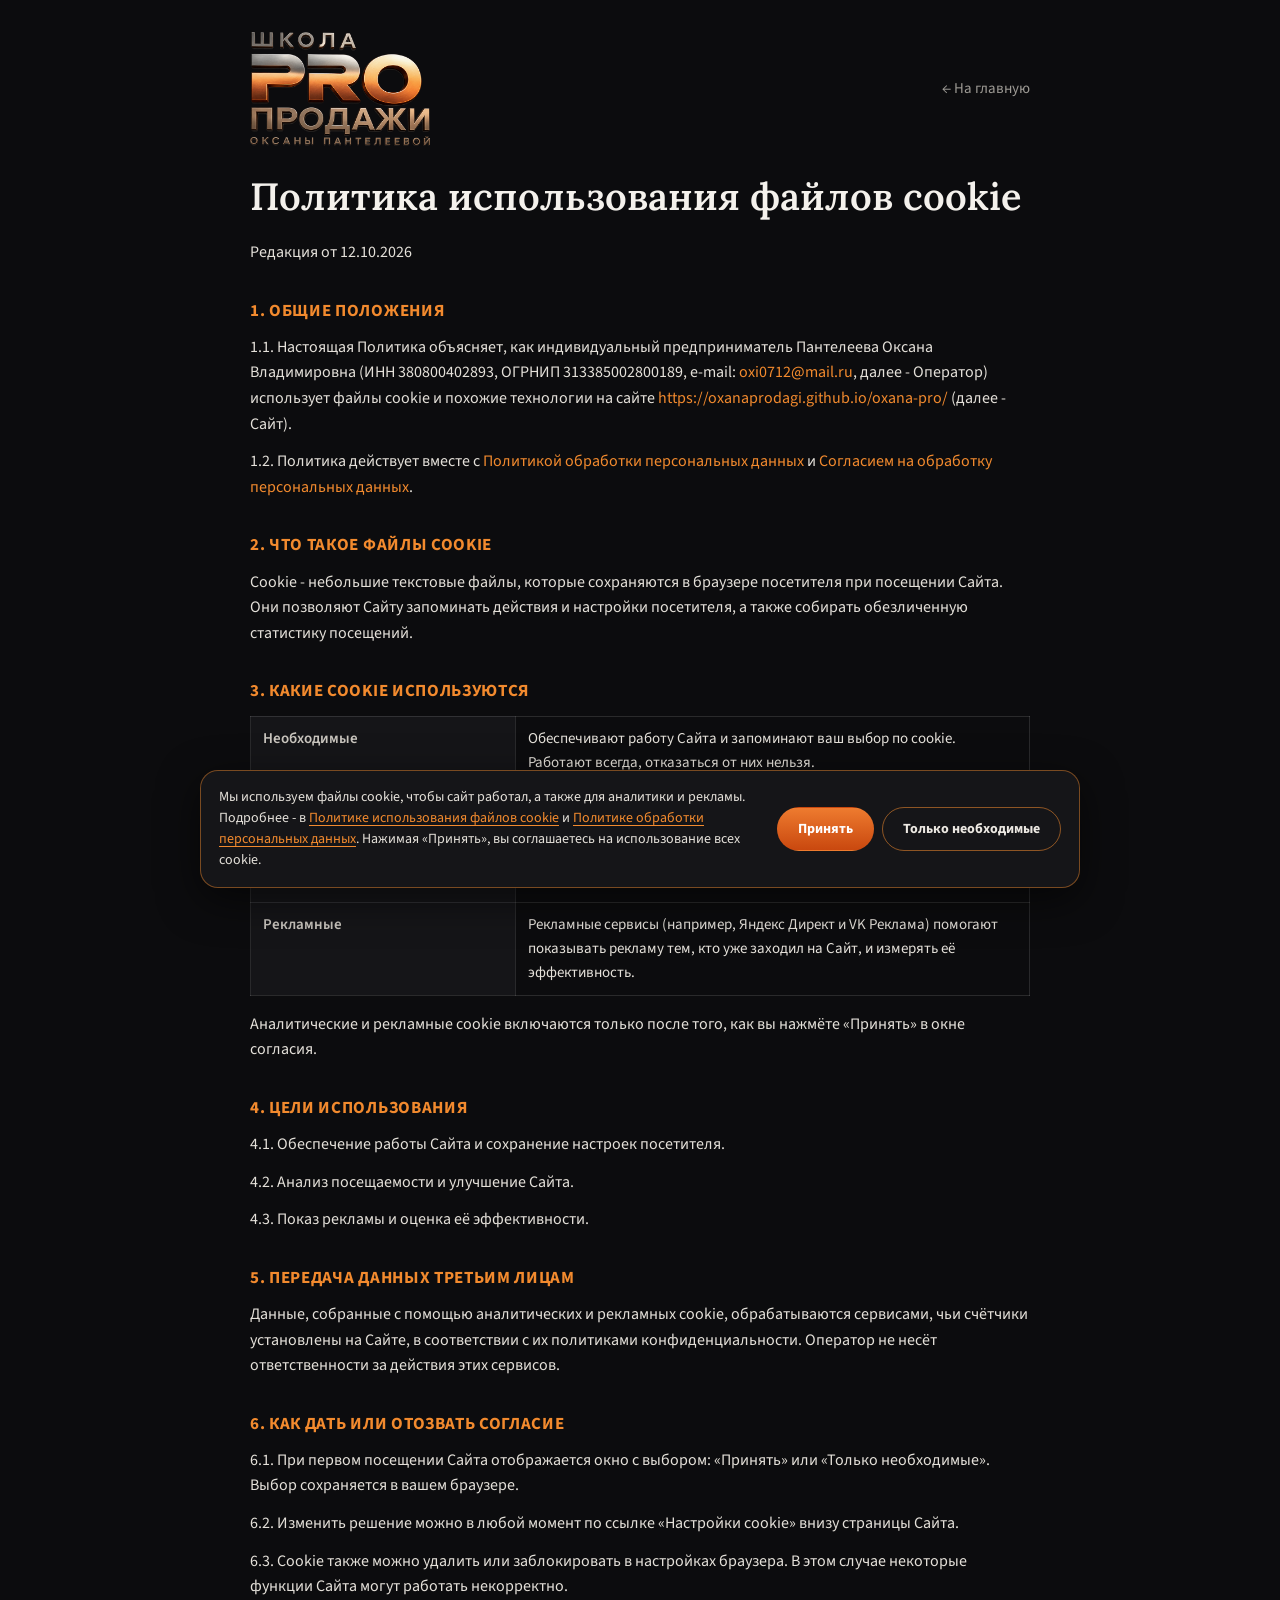
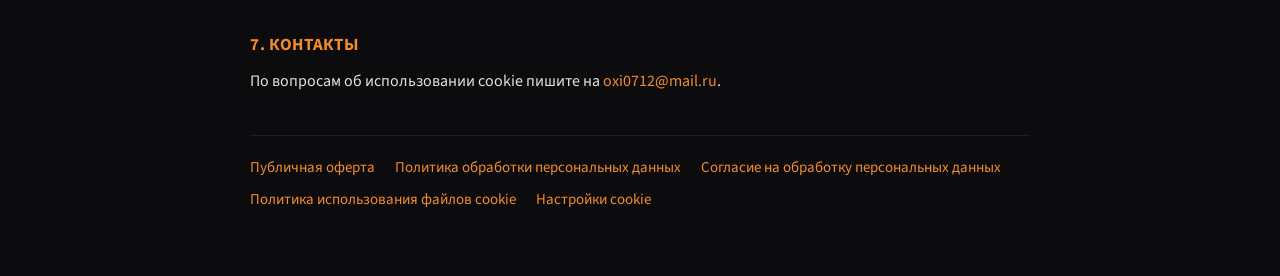
<file: cookie.html>
<!doctype html>
<html lang="ru">
<head>
<meta charset="utf-8">
<meta name="viewport" content="width=device-width, initial-scale=1">
<title>Политика использования файлов cookie — Школа PRO продажи</title>
<meta name="robots" content="index,follow">
<meta name="theme-color" content="#0c0c0e">
<link href="https://fonts.googleapis.com/css2?family=Lora:wght@600&amp;family=Source+Sans+3:wght@400;600;700&amp;display=swap" rel="stylesheet">
<style>
body{margin:0;background:#0c0c0e;color:#e4e0d9;font-family:'Source Sans 3','Helvetica Neue',Arial,sans-serif;line-height:1.6}
a{color:#f28a2e;text-decoration:none;overflow-wrap:anywhere}
a:hover{color:#ffb070}
a:focus-visible{outline:2px solid #ffb070;outline-offset:3px}
.wrap{max-width:820px;margin:0 auto;padding:32px 20px 64px;box-sizing:border-box}
.top{display:flex;flex-wrap:wrap;gap:8px 20px;align-items:center;justify-content:space-between;margin-bottom:28px}
.top img{display:block;width:180px;max-width:50vw;height:auto}
.back{font-size:15px;color:#9d9a94}
h1{font-family:Lora,Georgia,serif;font-weight:600;font-size:clamp(26px,5vw,38px);line-height:1.2;color:#f4f1ec;margin:0 0 20px}
h2{font-size:17px;letter-spacing:.04em;color:#f28a2e;margin:32px 0 10px;text-transform:uppercase}
p{margin:0 0 12px;font-size:16px}
.t{width:100%;border-collapse:collapse;margin:8px 0 16px;font-size:15px}
.t th,.t td{border:1px solid rgba(255,255,255,.12);padding:10px 12px;text-align:left;vertical-align:top}
.t th{width:34%;color:#c9c5be;font-weight:600;background:#151518}
.docs{margin-top:40px;padding-top:20px;border-top:1px solid rgba(255,255,255,.08);display:flex;flex-wrap:wrap;gap:8px 20px;font-size:15px}
@media (max-width:560px){.t th,.t td{display:block;width:auto}.t th{border-bottom:0}}
</style>
<link rel="stylesheet" href="cookie-consent.css">
<script src="cookie-consent.js" defer></script>
</head>
<body>
<div class="wrap">
<div class="top"><a href="index.html"><img src="logo-docs.png" alt="Школа PRO продажи Оксаны Пантелеевой"></a><a class="back" href="index.html">← На главную</a></div>
<h1>Политика использования файлов cookie</h1>
<p>Редакция от 12.10.2026</p>
<h2>1. Общие положения</h2>
<p>1.1. Настоящая Политика объясняет, как индивидуальный предприниматель Пантелеева Оксана Владимировна (ИНН 380800402893, ОГРНИП 313385002800189, e-mail: <a href="mailto:oxi0712@mail.ru">oxi0712@mail.ru</a>, далее - Оператор) использует файлы cookie и похожие технологии на сайте <a href="https://oxanaprodagi.github.io/oxana-pro/">https://oxanaprodagi.github.io/oxana-pro/</a> (далее - Сайт).</p>
<p>1.2. Политика действует вместе с <a href="privacy.html">Политикой обработки персональных данных</a> и <a href="soglasie.html">Согласием на обработку персональных данных</a>.</p>
<h2>2. Что такое файлы cookie</h2>
<p>Cookie - небольшие текстовые файлы, которые сохраняются в браузере посетителя при посещении Сайта. Они позволяют Сайту запоминать действия и настройки посетителя, а также собирать обезличенную статистику посещений.</p>
<h2>3. Какие cookie используются</h2>
<table class="t">
<tr><th>Необходимые</th><td>Обеспечивают работу Сайта и запоминают ваш выбор по cookie. Работают всегда, отказаться от них нельзя.</td></tr>
<tr><th>Аналитические</th><td>Сервисы веб-аналитики (Яндекс Метрика, включая Вебвизор, и счётчик Top.Mail.Ru от VK) собирают обезличенные данные о посещениях: страницы, источник перехода, тип устройства и браузера, действия на странице, в том числе движения мыши и прокрутку.</td></tr>
<tr><th>Рекламные</th><td>Рекламные сервисы (например, Яндекс Директ и VK Реклама) помогают показывать рекламу тем, кто уже заходил на Сайт, и измерять её эффективность.</td></tr>
</table>
<p>Аналитические и рекламные cookie включаются только после того, как вы нажмёте «Принять» в окне согласия.</p>
<h2>4. Цели использования</h2>
<p>4.1. Обеспечение работы Сайта и сохранение настроек посетителя.</p>
<p>4.2. Анализ посещаемости и улучшение Сайта.</p>
<p>4.3. Показ рекламы и оценка её эффективности.</p>
<h2>5. Передача данных третьим лицам</h2>
<p>Данные, собранные с помощью аналитических и рекламных cookie, обрабатываются сервисами, чьи счётчики установлены на Сайте, в соответствии с их политиками конфиденциальности. Оператор не несёт ответственности за действия этих сервисов.</p>
<h2>6. Как дать или отозвать согласие</h2>
<p>6.1. При первом посещении Сайта отображается окно с выбором: «Принять» или «Только необходимые». Выбор сохраняется в вашем браузере.</p>
<p>6.2. Изменить решение можно в любой момент по ссылке «Настройки cookie» внизу страницы Сайта.</p>
<p>6.3. Cookie также можно удалить или заблокировать в настройках браузера. В этом случае некоторые функции Сайта могут работать некорректно.</p>
<h2>7. Контакты</h2>
<p>По вопросам об использовании cookie пишите на <a href="mailto:oxi0712@mail.ru">oxi0712@mail.ru</a>.</p>
<div class="docs"><a href="oferta.html">Публичная оферта</a><a href="privacy.html">Политика обработки персональных данных</a><a href="soglasie.html">Согласие на обработку персональных данных</a><a href="cookie.html">Политика использования файлов cookie</a><a href="#" data-cookie-settings>Настройки cookie</a></div>
</div>
</body>
</html>
</file>
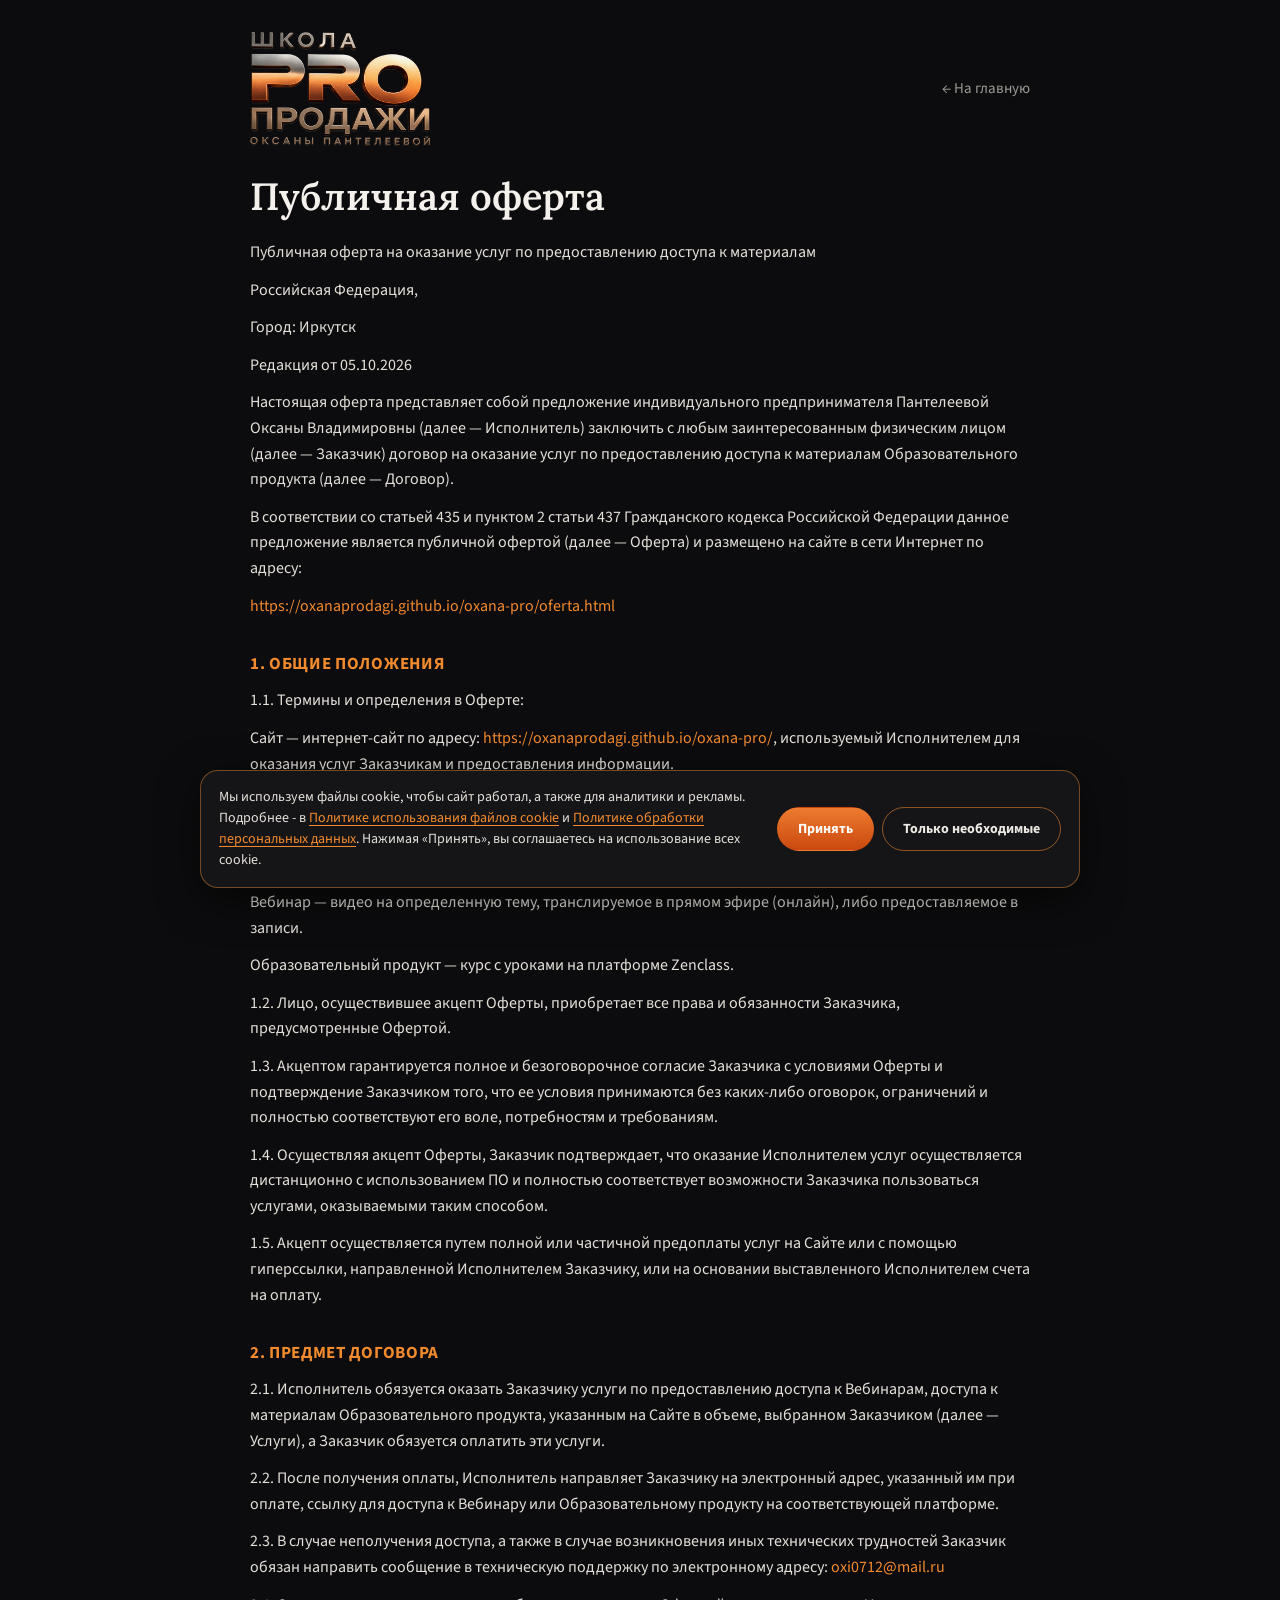
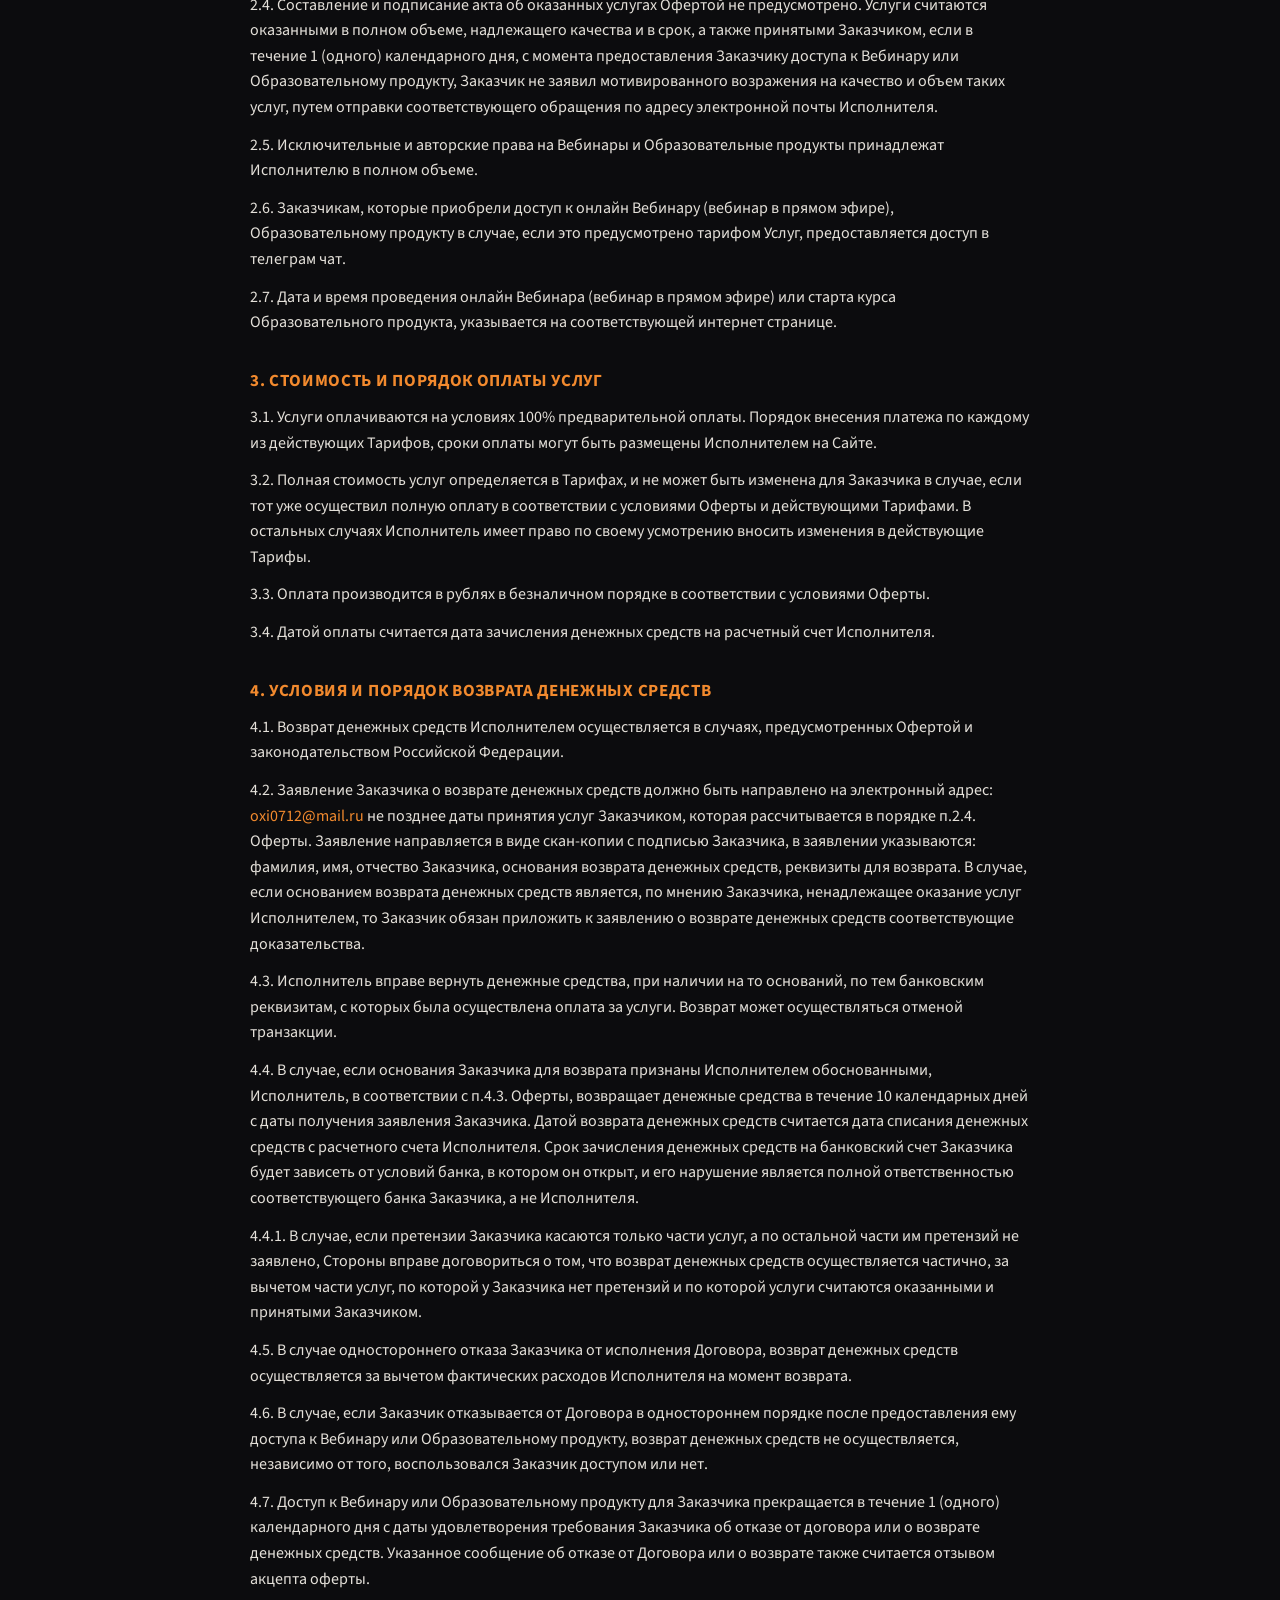
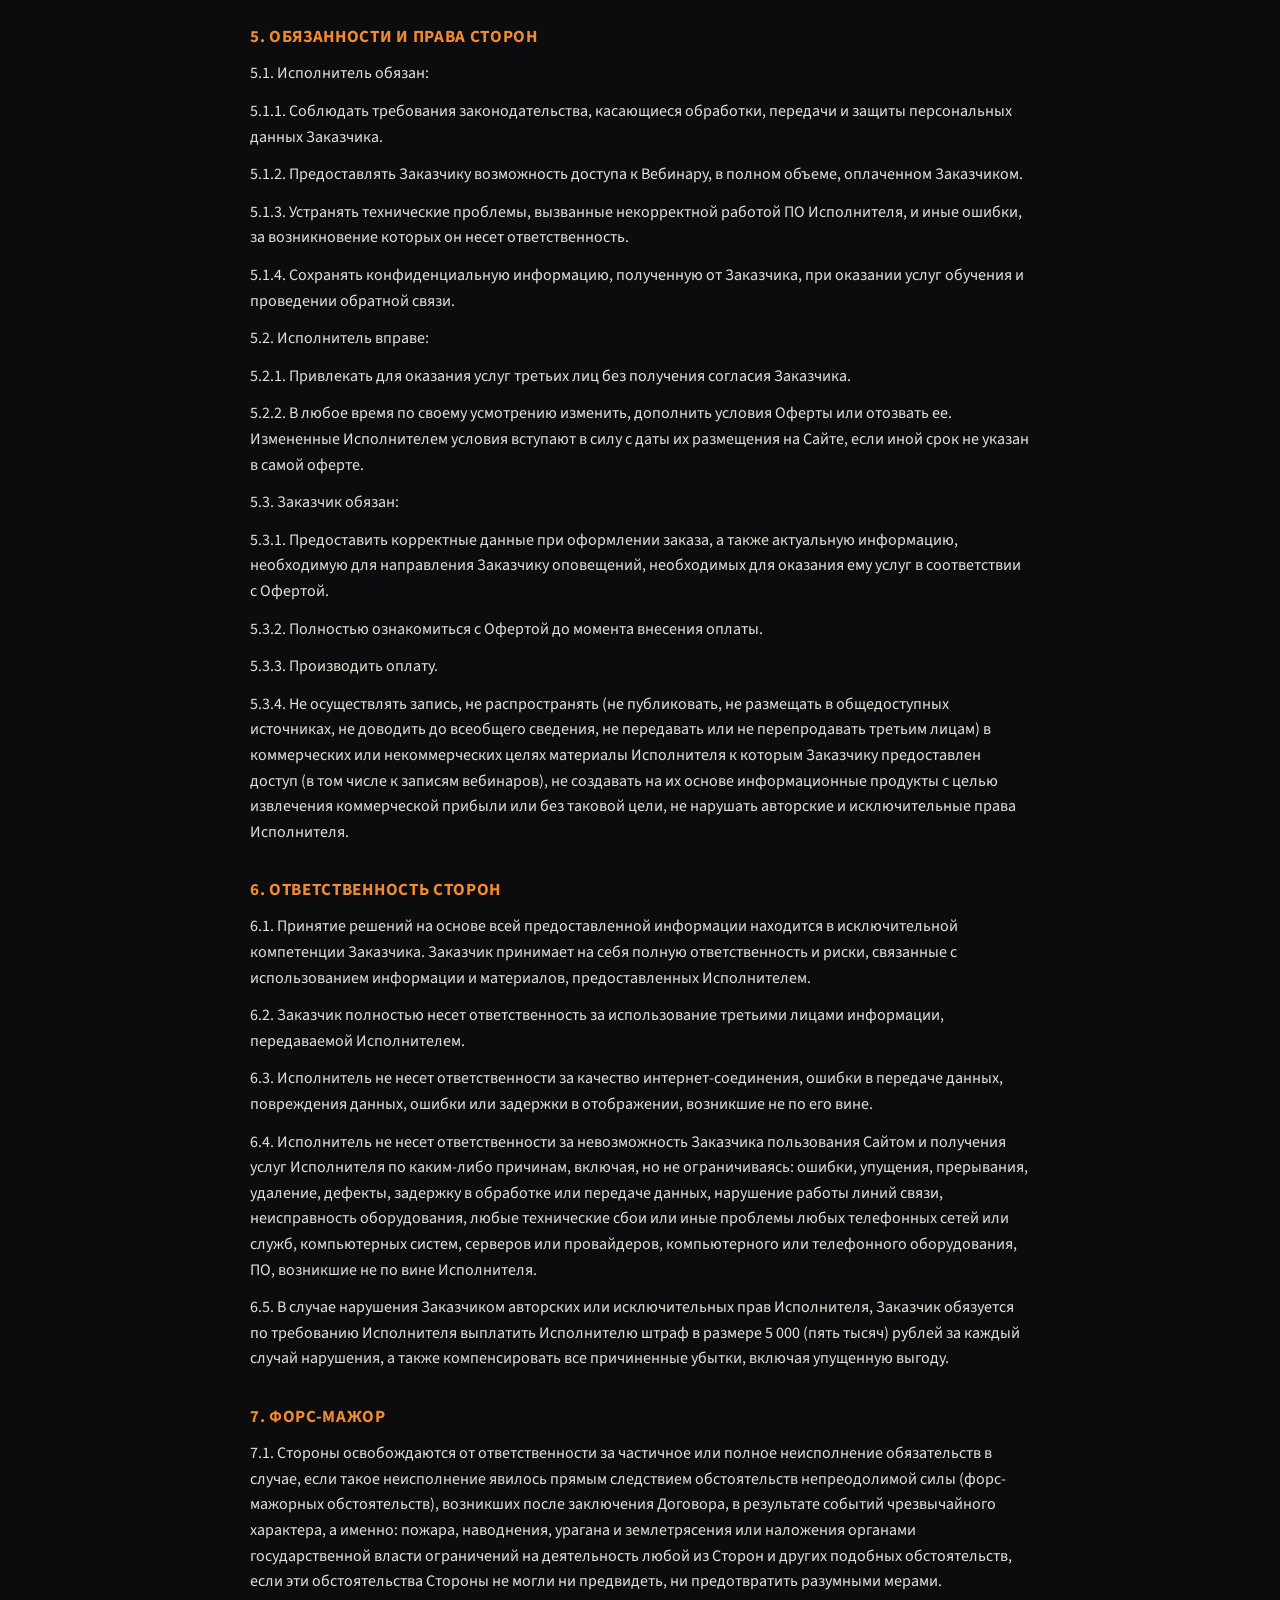
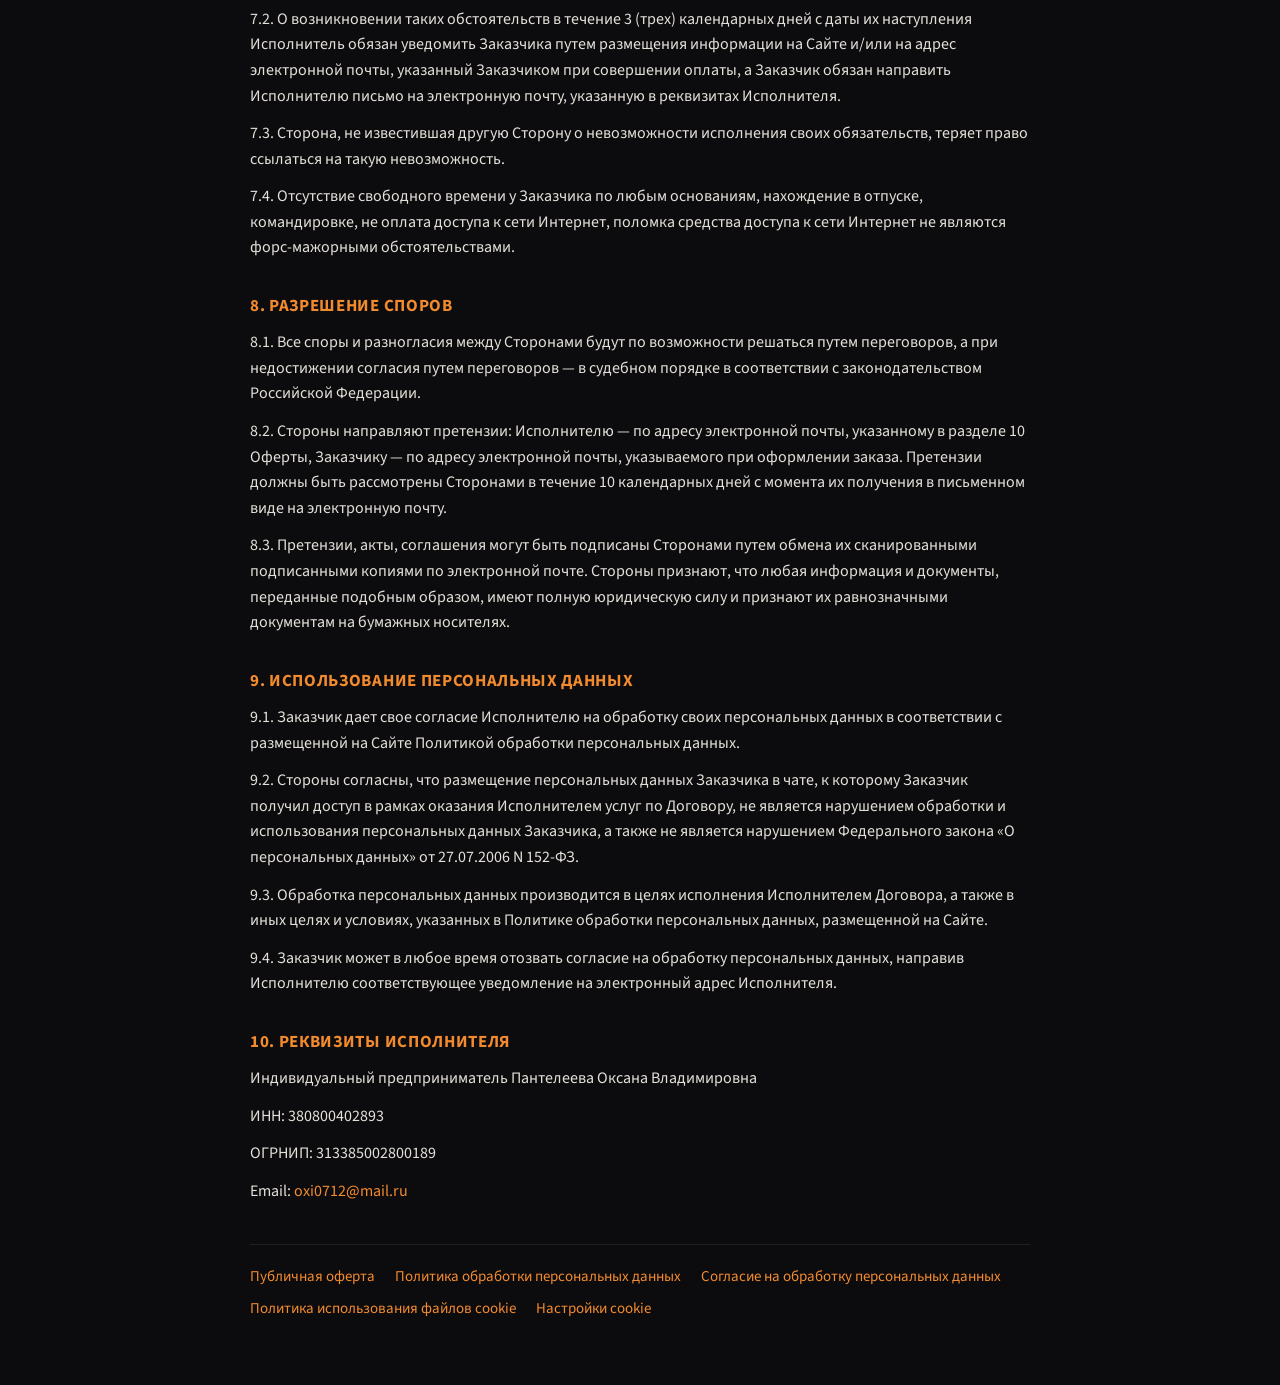
<file: oferta.html>
<!doctype html>
<html lang="ru">
<head>
<meta charset="utf-8">
<meta name="viewport" content="width=device-width, initial-scale=1">
<title>Публичная оферта — Школа PRO продажи</title>
<meta name="robots" content="index,follow">
<meta name="theme-color" content="#0c0c0e">
<link href="https://fonts.googleapis.com/css2?family=Lora:wght@600&amp;family=Source+Sans+3:wght@400;600;700&amp;display=swap" rel="stylesheet">
<style>
body{margin:0;background:#0c0c0e;color:#e4e0d9;font-family:'Source Sans 3','Helvetica Neue',Arial,sans-serif;line-height:1.6}
a{color:#f28a2e;text-decoration:none;overflow-wrap:anywhere}
a:hover{color:#ffb070}
a:focus-visible{outline:2px solid #ffb070;outline-offset:3px}
.wrap{max-width:820px;margin:0 auto;padding:32px 20px 64px;box-sizing:border-box}
.top{display:flex;flex-wrap:wrap;gap:8px 20px;align-items:center;justify-content:space-between;margin-bottom:28px}
.top img{display:block;width:180px;max-width:50vw;height:auto}
.back{font-size:15px;color:#9d9a94}
h1{font-family:Lora,Georgia,serif;font-weight:600;font-size:clamp(26px,5vw,38px);line-height:1.2;color:#f4f1ec;margin:0 0 20px}
h2{font-size:17px;letter-spacing:.04em;color:#f28a2e;margin:32px 0 10px;text-transform:uppercase}
p{margin:0 0 12px;font-size:16px}
.t{width:100%;border-collapse:collapse;margin:8px 0 16px;font-size:15px}
.t th,.t td{border:1px solid rgba(255,255,255,.12);padding:10px 12px;text-align:left;vertical-align:top}
.t th{width:34%;color:#c9c5be;font-weight:600;background:#151518}
.docs{margin-top:40px;padding-top:20px;border-top:1px solid rgba(255,255,255,.08);display:flex;flex-wrap:wrap;gap:8px 20px;font-size:15px}
@media (max-width:560px){.t th,.t td{display:block;width:auto}.t th{border-bottom:0}}
</style>
<link rel="stylesheet" href="cookie-consent.css">
<script src="cookie-consent.js" defer></script>
</head>
<body>
<div class="wrap">
<div class="top"><a href="index.html"><img src="logo-docs.png" alt="Школа PRO продажи Оксаны Пантелеевой"></a><a class="back" href="index.html">← На главную</a></div>
<h1>Публичная оферта</h1>
<p>Публичная оферта на оказание услуг по предоставлению доступа к материалам</p>
<p>Российская Федерация,</p>
<p>Город: Иркутск</p>
<p>Редакция от 05.10.2026</p>
<p>Настоящая оферта представляет собой предложение индивидуального предпринимателя Пантелеевой Оксаны Владимировны (далее — Исполнитель) заключить с любым заинтересованным физическим лицом (далее — Заказчик) договор на оказание услуг по предоставлению доступа к материалам Образовательного продукта (далее — Договор).</p>
<p>В соответствии со статьей 435 и пунктом 2 статьи 437 Гражданского кодекса Российской Федерации данное предложение является публичной офертой (далее — Оферта) и размещено на сайте в сети Интернет по адресу:</p>
<p><a href="https://oxanaprodagi.github.io/oxana-pro/oferta.html">https://oxanaprodagi.github.io/oxana-pro/oferta.html</a></p>
<h2>1. ОБЩИЕ ПОЛОЖЕНИЯ</h2>
<p>1.1. Термины и определения в Оферте:</p>
<p>Сайт — интернет-сайт по адресу: <a href="https://oxanaprodagi.github.io/oxana-pro/">https://oxanaprodagi.github.io/oxana-pro/</a>, используемый Исполнителем для оказания услуг Заказчикам и предоставления информации.</p>
<p>Программное обеспечение (ПО) — это совокупность программ, обеспечивающих функционирование компьютеров/смартфонов и решение с их помощью задач предметных областей.</p>
<p>Тариф — стоимость за определенный комплекс услуг, размещенный на Сайте.</p>
<p>Вебинар — видео на определенную тему, транслируемое в прямом эфире (онлайн), либо предоставляемое в записи.</p>
<p>Образовательный продукт — курс с уроками на платформе Zenclass.</p>
<p>1.2. Лицо, осуществившее акцепт Оферты, приобретает все права и обязанности Заказчика, предусмотренные Офертой.</p>
<p>1.3. Акцептом гарантируется полное и безоговорочное согласие Заказчика с условиями Оферты и подтверждение Заказчиком того, что ее условия принимаются без каких-либо оговорок, ограничений и полностью соответствуют его воле, потребностям и требованиям.</p>
<p>1.4. Осуществляя акцепт Оферты, Заказчик подтверждает, что оказание Исполнителем услуг осуществляется дистанционно с использованием ПО и полностью соответствует возможности Заказчика пользоваться услугами, оказываемыми таким способом.</p>
<p>1.5. Акцепт осуществляется путем полной или частичной предоплаты услуг на Сайте или с помощью гиперссылки, направленной Исполнителем Заказчику, или на основании выставленного Исполнителем счета на оплату.</p>
<h2>2. ПРЕДМЕТ ДОГОВОРА</h2>
<p>2.1. Исполнитель обязуется оказать Заказчику услуги по предоставлению доступа к Вебинарам, доступа к материалам Образовательного продукта, указанным на Сайте в объеме, выбранном Заказчиком (далее — Услуги), а Заказчик обязуется оплатить эти услуги.</p>
<p>2.2. После получения оплаты, Исполнитель направляет Заказчику на электронный адрес, указанный им при оплате, ссылку для доступа к Вебинару или Образовательному продукту на соответствующей платформе.</p>
<p>2.3. В случае неполучения доступа, а также в случае возникновения иных технических трудностей Заказчик обязан направить сообщение в техническую поддержку по электронному адресу: <a href="mailto:oxi0712@mail.ru">oxi0712@mail.ru</a></p>
<p>2.4. Составление и подписание акта об оказанных услугах Офертой не предусмотрено. Услуги считаются оказанными в полном объеме, надлежащего качества и в срок, а также принятыми Заказчиком, если в течение 1 (одного) календарного дня, с момента предоставления Заказчику доступа к Вебинару или Образовательному продукту, Заказчик не заявил мотивированного возражения на качество и объем таких услуг, путем отправки соответствующего обращения по адресу электронной почты Исполнителя.</p>
<p>2.5. Исключительные и авторские права на Вебинары и Образовательные продукты принадлежат Исполнителю в полном объеме.</p>
<p>2.6. Заказчикам, которые приобрели доступ к онлайн Вебинару (вебинар в прямом эфире), Образовательному продукту в случае, если это предусмотрено тарифом Услуг, предоставляется доступ в телеграм чат.</p>
<p>2.7. Дата и время проведения онлайн Вебинара (вебинар в прямом эфире) или старта курса Образовательного продукта, указывается на соответствующей интернет странице.</p>
<h2>3. СТОИМОСТЬ И ПОРЯДОК ОПЛАТЫ УСЛУГ</h2>
<p>3.1. Услуги оплачиваются на условиях 100% предварительной оплаты. Порядок внесения платежа по каждому из действующих Тарифов, сроки оплаты могут быть размещены Исполнителем на Сайте.</p>
<p>3.2. Полная стоимость услуг определяется в Тарифах, и не может быть изменена для Заказчика в случае, если тот уже осуществил полную оплату в соответствии с условиями Оферты и действующими Тарифами. В остальных случаях Исполнитель имеет право по своему усмотрению вносить изменения в действующие Тарифы.</p>
<p>3.3. Оплата производится в рублях в безналичном порядке в соответствии с условиями Оферты.</p>
<p>3.4. Датой оплаты считается дата зачисления денежных средств на расчетный счет Исполнителя.</p>
<h2>4. УСЛОВИЯ И ПОРЯДОК ВОЗВРАТА ДЕНЕЖНЫХ СРЕДСТВ</h2>
<p>4.1. Возврат денежных средств Исполнителем осуществляется в случаях, предусмотренных Офертой и законодательством Российской Федерации.</p>
<p>4.2. Заявление Заказчика о возврате денежных средств должно быть направлено на электронный адрес: <a href="mailto:oxi0712@mail.ru">oxi0712@mail.ru</a> не позднее даты принятия услуг Заказчиком, которая рассчитывается в порядке п.2.4. Оферты. Заявление направляется в виде скан-копии с подписью Заказчика, в заявлении указываются: фамилия, имя, отчество Заказчика, основания возврата денежных средств, реквизиты для возврата. В случае, если основанием возврата денежных средств является, по мнению Заказчика, ненадлежащее оказание услуг Исполнителем, то Заказчик обязан приложить к заявлению о возврате денежных средств соответствующие доказательства.</p>
<p>4.3. Исполнитель вправе вернуть денежные средства, при наличии на то оснований, по тем банковским реквизитам, с которых была осуществлена оплата за услуги. Возврат может осуществляться отменой транзакции.</p>
<p>4.4. В случае, если основания Заказчика для возврата признаны Исполнителем обоснованными, Исполнитель, в соответствии с п.4.3. Оферты, возвращает денежные средства в течение 10 календарных дней с даты получения заявления Заказчика. Датой возврата денежных средств считается дата списания денежных средств с расчетного счета Исполнителя. Срок зачисления денежных средств на банковский счет Заказчика будет зависеть от условий банка, в котором он открыт, и его нарушение является полной ответственностью соответствующего банка Заказчика, а не Исполнителя.</p>
<p>4.4.1. В случае, если претензии Заказчика касаются только части услуг, а по остальной части им претензий не заявлено, Стороны вправе договориться о том, что возврат денежных средств осуществляется частично, за вычетом части услуг, по которой у Заказчика нет претензий и по которой услуги считаются оказанными и принятыми Заказчиком.</p>
<p>4.5. В случае одностороннего отказа Заказчика от исполнения Договора, возврат денежных средств осуществляется за вычетом фактических расходов Исполнителя на момент возврата.</p>
<p>4.6. В случае, если Заказчик отказывается от Договора в одностороннем порядке после предоставления ему доступа к Вебинару или Образовательному продукту, возврат денежных средств не осуществляется, независимо от того, воспользовался Заказчик доступом или нет.</p>
<p>4.7. Доступ к Вебинару или Образовательному продукту для Заказчика прекращается в течение 1 (одного) календарного дня с даты удовлетворения требования Заказчика об отказе от договора или о возврате денежных средств. Указанное сообщение об отказе от Договора или о возврате также считается отзывом акцепта оферты.</p>
<h2>5. ОБЯЗАННОСТИ И ПРАВА СТОРОН</h2>
<p>5.1. Исполнитель обязан:</p>
<p>5.1.1. Соблюдать требования законодательства, касающиеся обработки, передачи и защиты персональных данных Заказчика.</p>
<p>5.1.2. Предоставлять Заказчику возможность доступа к Вебинару, в полном объеме, оплаченном Заказчиком.</p>
<p>5.1.3. Устранять технические проблемы, вызванные некорректной работой ПО Исполнителя, и иные ошибки, за возникновение которых он несет ответственность.</p>
<p>5.1.4. Сохранять конфиденциальную информацию, полученную от Заказчика, при оказании услуг обучения и проведении обратной связи.</p>
<p>5.2. Исполнитель вправе:</p>
<p>5.2.1. Привлекать для оказания услуг третьих лиц без получения согласия Заказчика.</p>
<p>5.2.2. В любое время по своему усмотрению изменить, дополнить условия Оферты или отозвать ее. Измененные Исполнителем условия вступают в силу с даты их размещения на Сайте, если иной срок не указан в самой оферте.</p>
<p>5.3. Заказчик обязан:</p>
<p>5.3.1. Предоставить корректные данные при оформлении заказа, а также актуальную информацию, необходимую для направления Заказчику оповещений, необходимых для оказания ему услуг в соответствии с Офертой.</p>
<p>5.3.2. Полностью ознакомиться с Офертой до момента внесения оплаты.</p>
<p>5.3.3. Производить оплату.</p>
<p>5.3.4. Не осуществлять запись, не распространять (не публиковать, не размещать в общедоступных источниках, не доводить до всеобщего сведения, не передавать или не перепродавать третьим лицам) в коммерческих или некоммерческих целях материалы Исполнителя к которым Заказчику предоставлен доступ (в том числе к записям вебинаров), не создавать на их основе информационные продукты с целью извлечения коммерческой прибыли или без таковой цели, не нарушать авторские и исключительные права Исполнителя.</p>
<h2>6. ОТВЕТСТВЕННОСТЬ СТОРОН</h2>
<p>6.1. Принятие решений на основе всей предоставленной информации находится в исключительной компетенции Заказчика. Заказчик принимает на себя полную ответственность и риски, связанные с использованием информации и материалов, предоставленных Исполнителем.</p>
<p>6.2. Заказчик полностью несет ответственность за использование третьими лицами информации, передаваемой Исполнителем.</p>
<p>6.3. Исполнитель не несет ответственности за качество интернет-соединения, ошибки в передаче данных, повреждения данных, ошибки или задержки в отображении, возникшие не по его вине.</p>
<p>6.4. Исполнитель не несет ответственности за невозможность Заказчика пользования Сайтом и получения услуг Исполнителя по каким-либо причинам, включая, но не ограничиваясь: ошибки, упущения, прерывания, удаление, дефекты, задержку в обработке или передаче данных, нарушение работы линий связи, неисправность оборудования, любые технические сбои или иные проблемы любых телефонных сетей или служб, компьютерных систем, серверов или провайдеров, компьютерного или телефонного оборудования, ПО, возникшие не по вине Исполнителя.</p>
<p>6.5. В случае нарушения Заказчиком авторских или исключительных прав Исполнителя, Заказчик обязуется по требованию Исполнителя выплатить Исполнителю штраф в размере 5 000 (пять тысяч) рублей за каждый случай нарушения, а также компенсировать все причиненные убытки, включая упущенную выгоду.</p>
<h2>7. ФОРС-МАЖОР</h2>
<p>7.1. Стороны освобождаются от ответственности за частичное или полное неисполнение обязательств в случае, если такое неисполнение явилось прямым следствием обстоятельств непреодолимой силы (форс-мажорных обстоятельств), возникших после заключения Договора, в результате событий чрезвычайного характера, а именно: пожара, наводнения, урагана и землетрясения или наложения органами государственной власти ограничений на деятельность любой из Сторон и других подобных обстоятельств, если эти обстоятельства Стороны не могли ни предвидеть, ни предотвратить разумными мерами.</p>
<p>7.2. О возникновении таких обстоятельств в течение 3 (трех) календарных дней с даты их наступления Исполнитель обязан уведомить Заказчика путем размещения информации на Сайте и/или на адрес электронной почты, указанный Заказчиком при совершении оплаты, а Заказчик обязан направить Исполнителю письмо на электронную почту, указанную в реквизитах Исполнителя.</p>
<p>7.3. Сторона, не известившая другую Сторону о невозможности исполнения своих обязательств, теряет право ссылаться на такую невозможность.</p>
<p>7.4. Отсутствие свободного времени у Заказчика по любым основаниям, нахождение в отпуске, командировке, не оплата доступа к сети Интернет, поломка средства доступа к сети Интернет не являются форс-мажорными обстоятельствами.</p>
<h2>8. РАЗРЕШЕНИЕ СПОРОВ</h2>
<p>8.1. Все споры и разногласия между Сторонами будут по возможности решаться путем переговоров, а при недостижении согласия путем переговоров — в судебном порядке в соответствии с законодательством Российской Федерации.</p>
<p>8.2. Стороны направляют претензии: Исполнителю — по адресу электронной почты, указанному в разделе 10 Оферты, Заказчику — по адресу электронной почты, указываемого при оформлении заказа. Претензии должны быть рассмотрены Сторонами в течение 10 календарных дней с момента их получения в письменном виде на электронную почту.</p>
<p>8.3. Претензии, акты, соглашения могут быть подписаны Сторонами путем обмена их сканированными подписанными копиями по электронной почте. Стороны признают, что любая информация и документы, переданные подобным образом, имеют полную юридическую силу и признают их равнозначными документам на бумажных носителях.</p>
<h2>9. ИСПОЛЬЗОВАНИЕ ПЕРСОНАЛЬНЫХ ДАННЫХ</h2>
<p>9.1. Заказчик дает свое согласие Исполнителю на обработку своих персональных данных в соответствии с размещенной на Сайте Политикой обработки персональных данных.</p>
<p>9.2. Стороны согласны, что размещение персональных данных Заказчика в чате, к которому Заказчик получил доступ в рамках оказания Исполнителем услуг по Договору, не является нарушением обработки и использования персональных данных Заказчика, а также не является нарушением Федерального закона «О персональных данных» от 27.07.2006 N 152-ФЗ.</p>
<p>9.3. Обработка персональных данных производится в целях исполнения Исполнителем Договора, а также в иных целях и условиях, указанных в Политике обработки персональных данных, размещенной на Сайте.</p>
<p>9.4. Заказчик может в любое время отозвать согласие на обработку персональных данных, направив Исполнителю соответствующее уведомление на электронный адрес Исполнителя.</p>
<h2>10. РЕКВИЗИТЫ ИСПОЛНИТЕЛЯ</h2>
<p>Индивидуальный предприниматель Пантелеева Оксана Владимировна</p>
<p>ИНН: 380800402893</p>
<p>ОГРНИП: 313385002800189</p>
<p>Email: <a href="mailto:oxi0712@mail.ru">oxi0712@mail.ru</a></p>
<div class="docs"><a href="oferta.html">Публичная оферта</a><a href="privacy.html">Политика обработки персональных данных</a><a href="soglasie.html">Согласие на обработку персональных данных</a><a href="cookie.html">Политика использования файлов cookie</a><a href="#" data-cookie-settings>Настройки cookie</a></div>
</div>
</body>
</html>
</file>
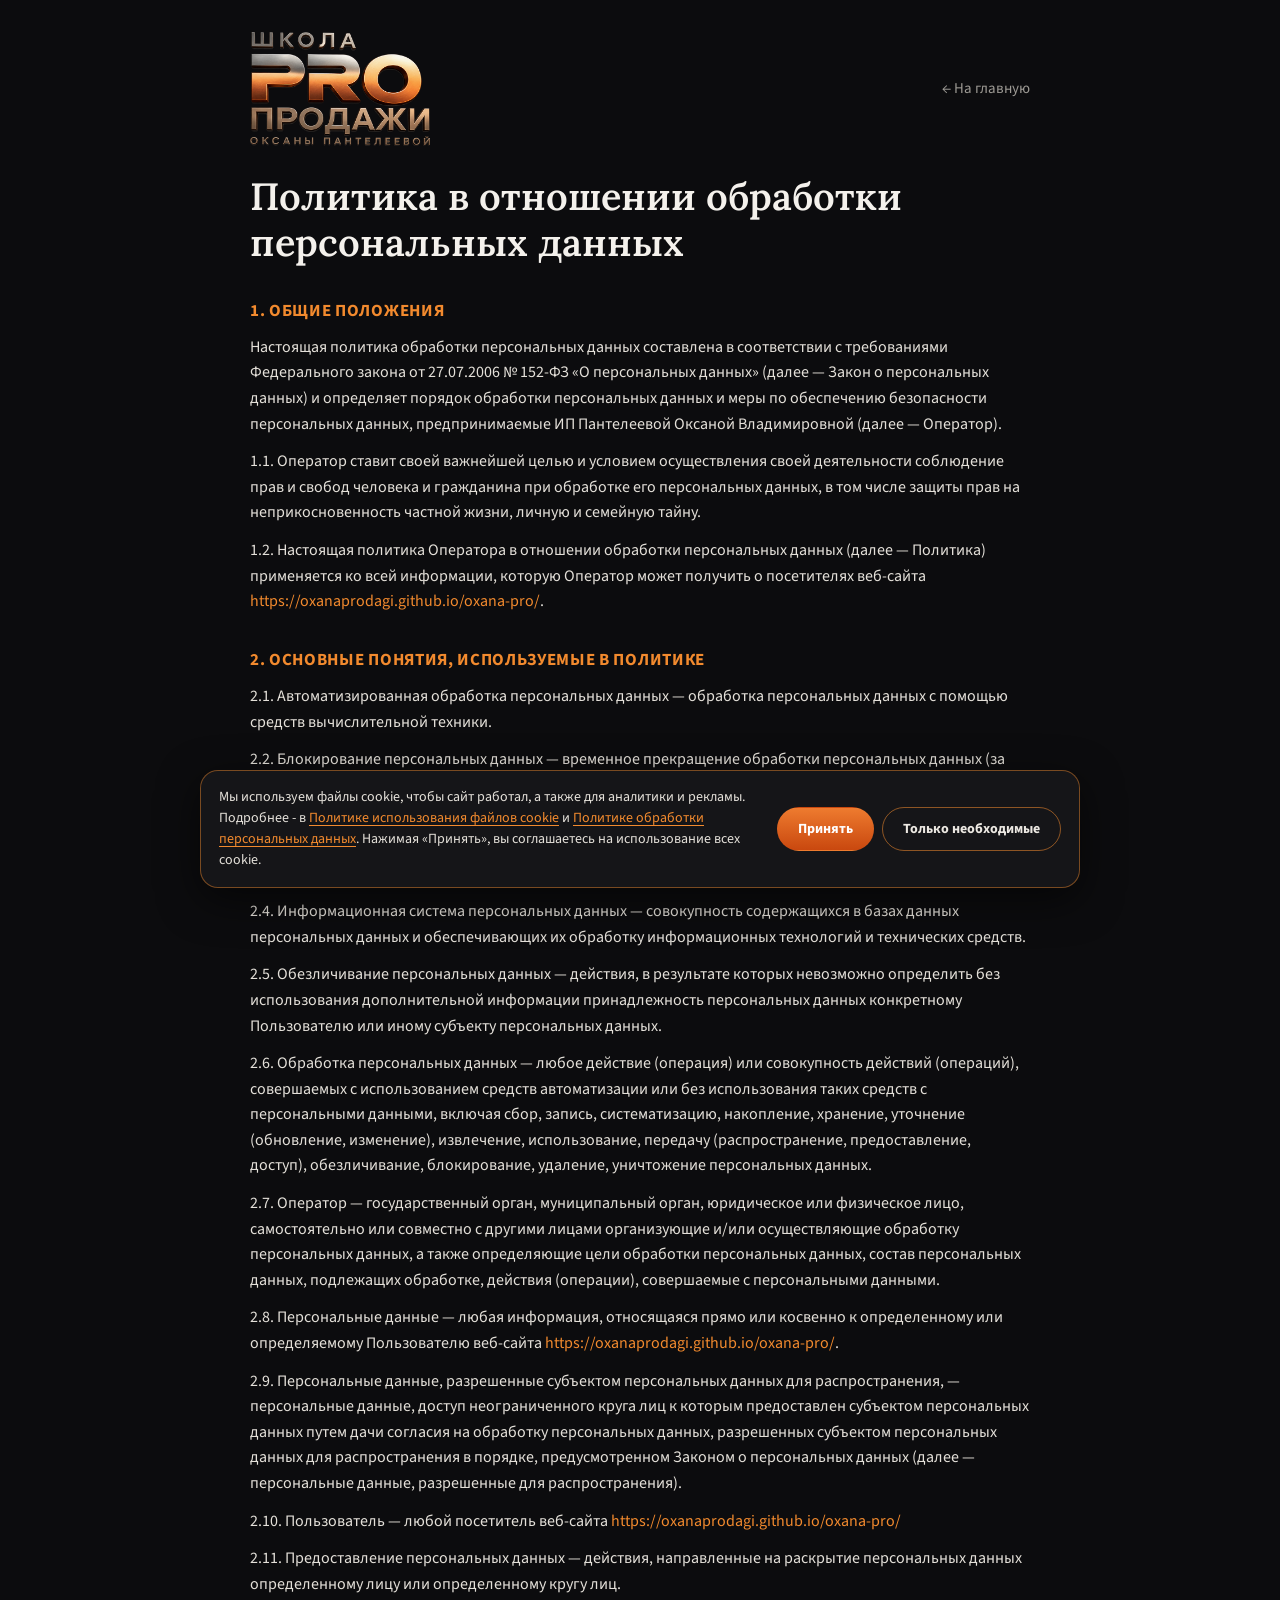
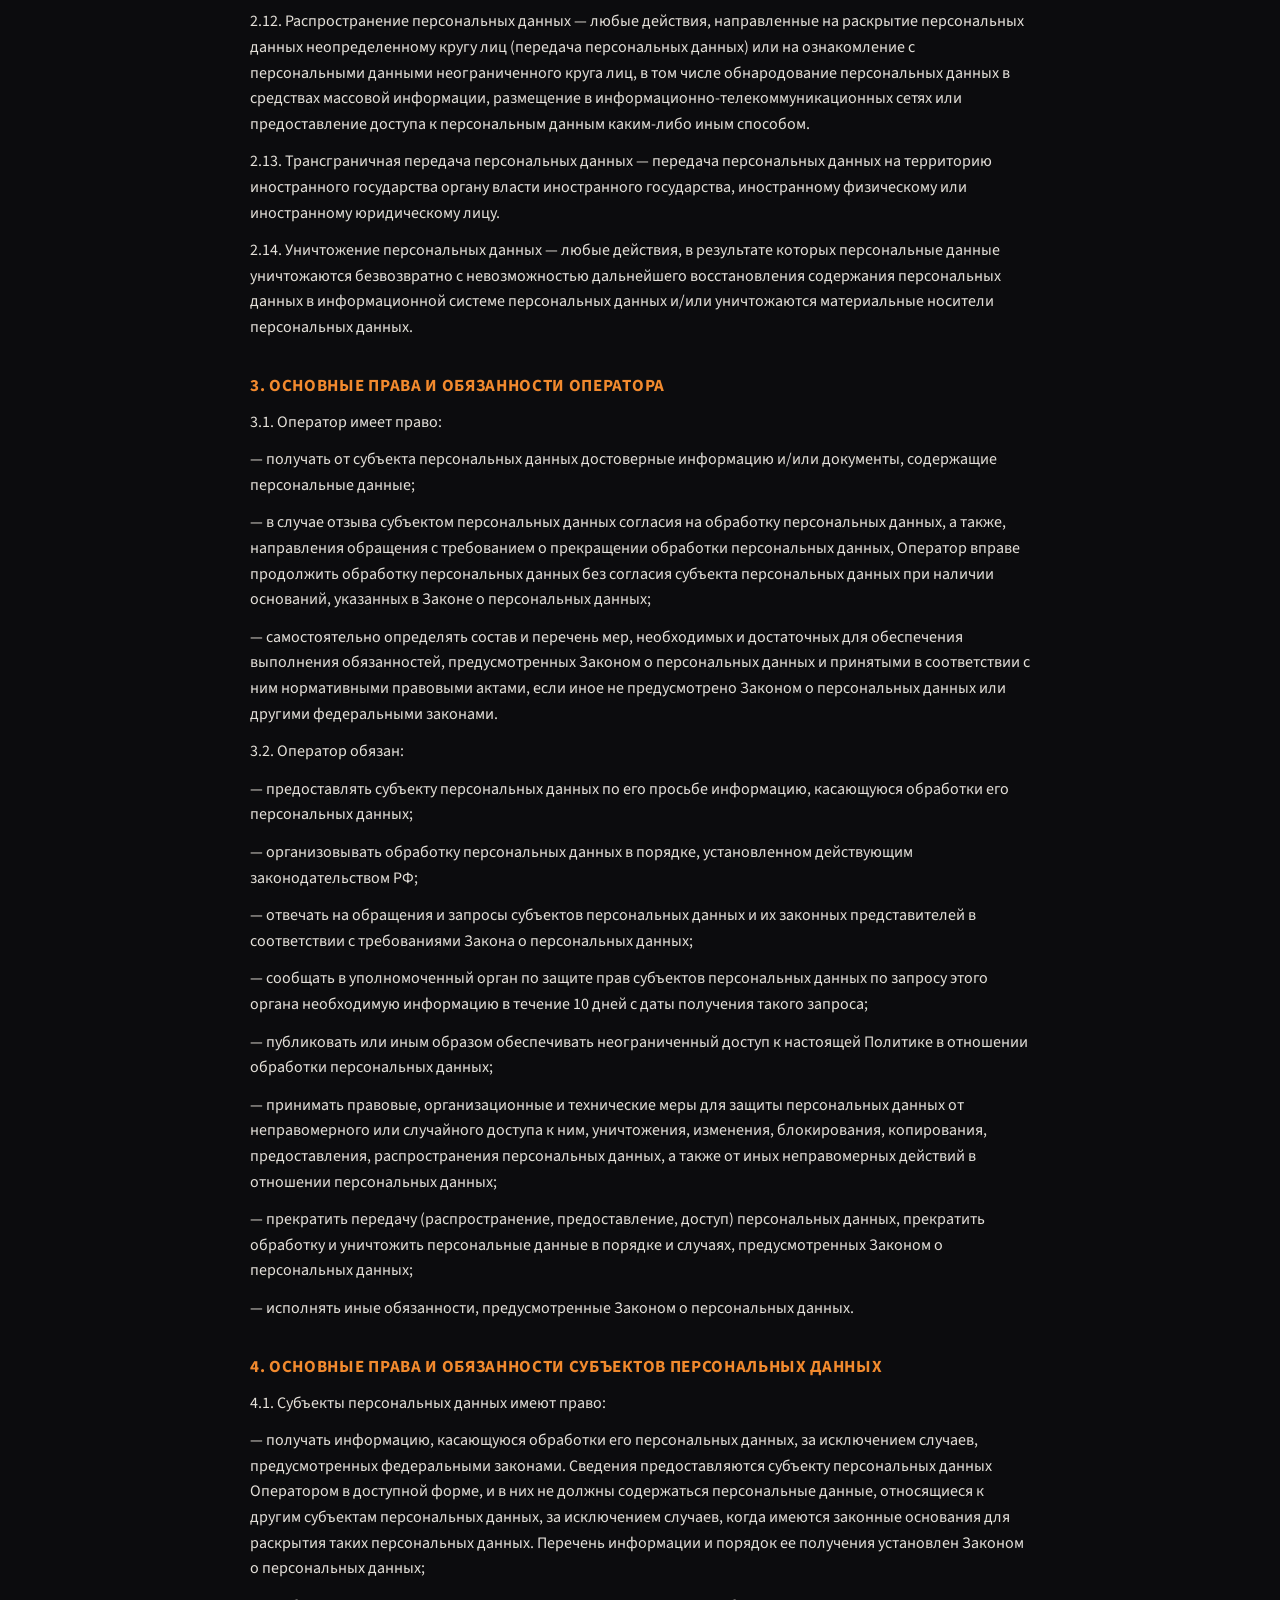
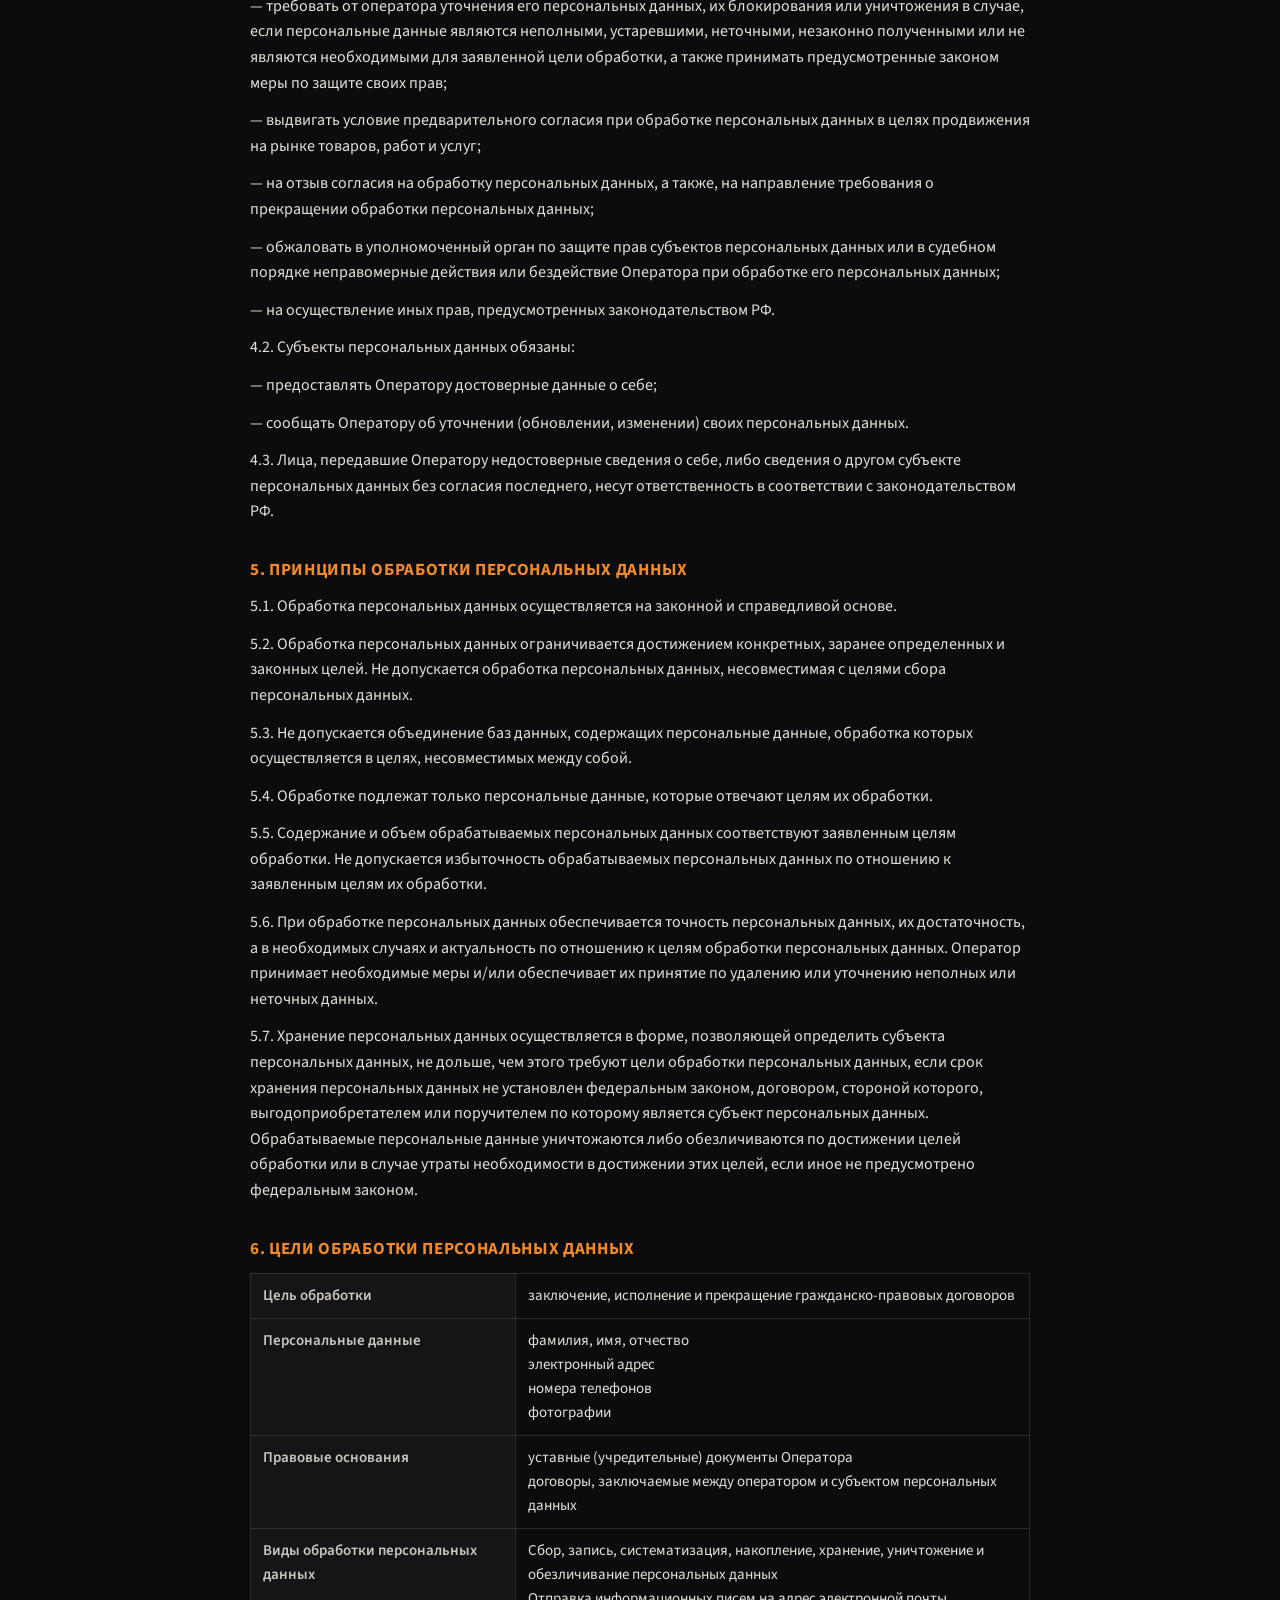
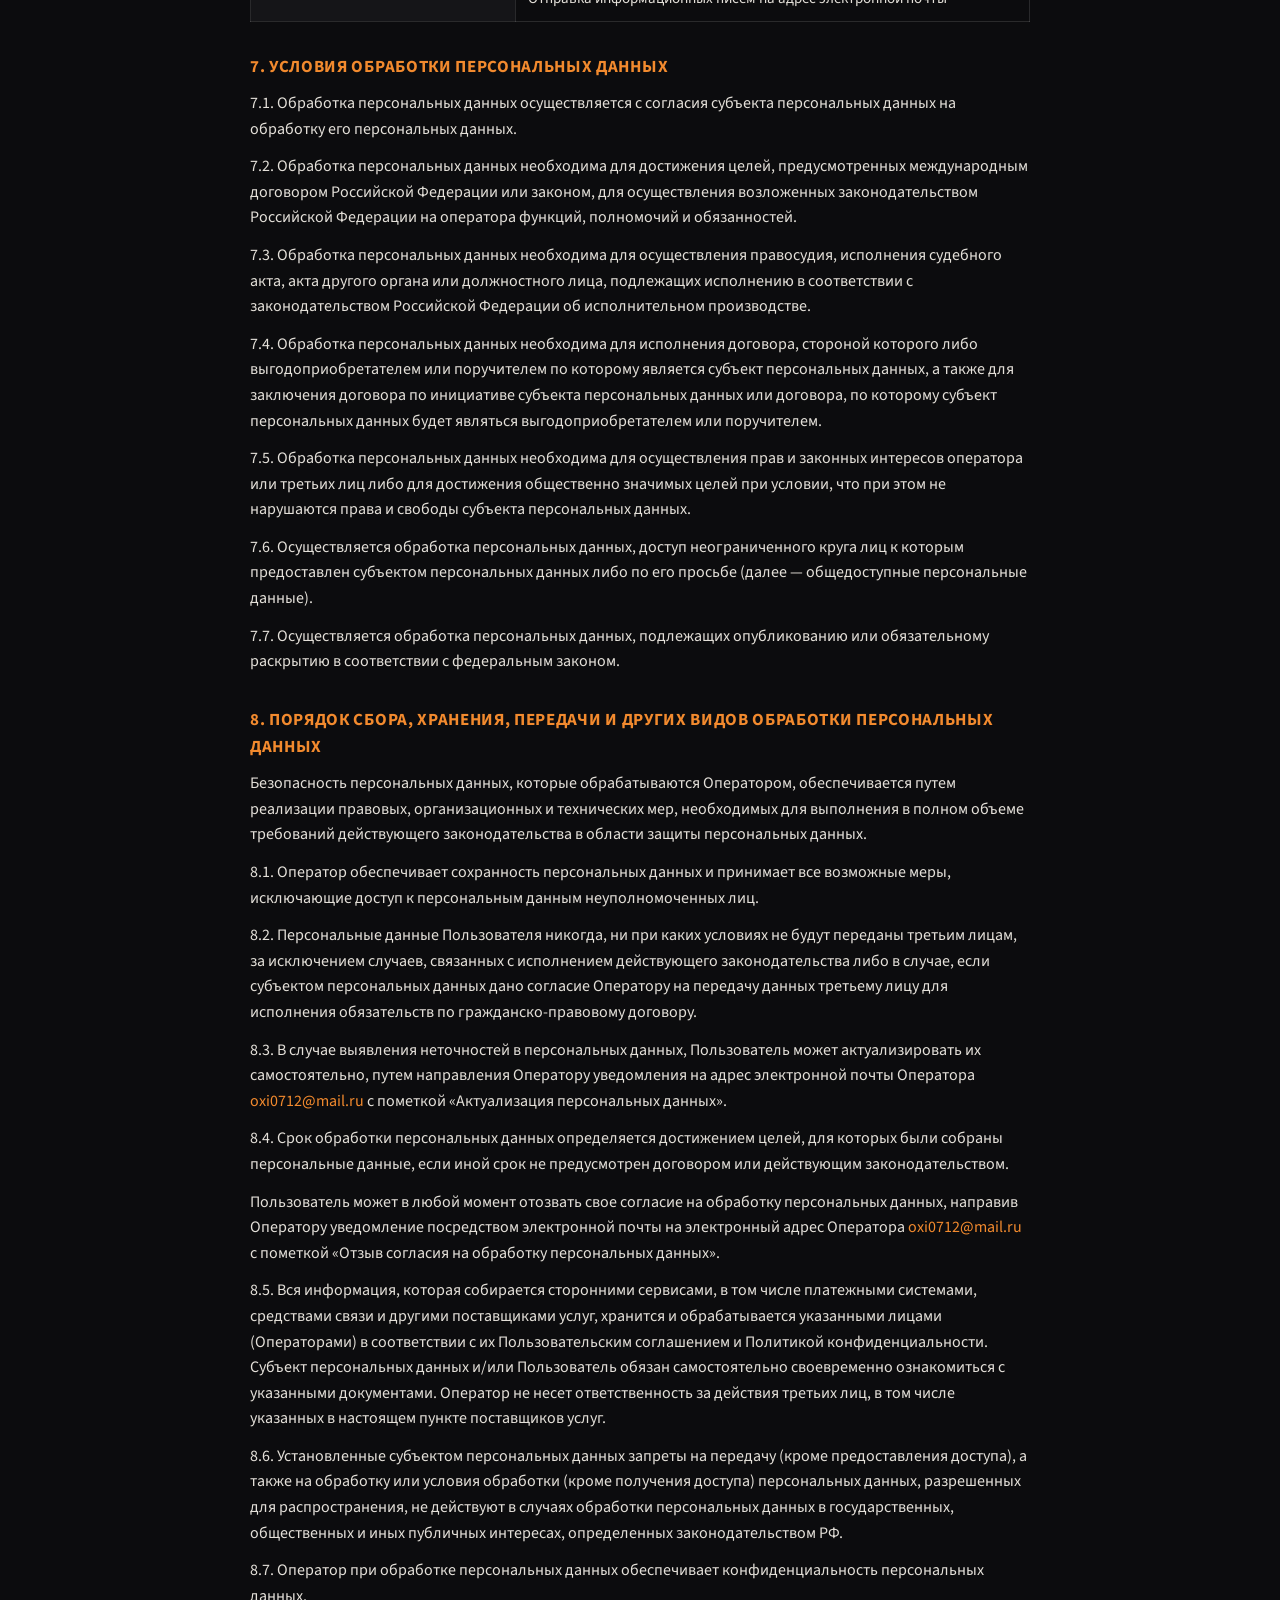
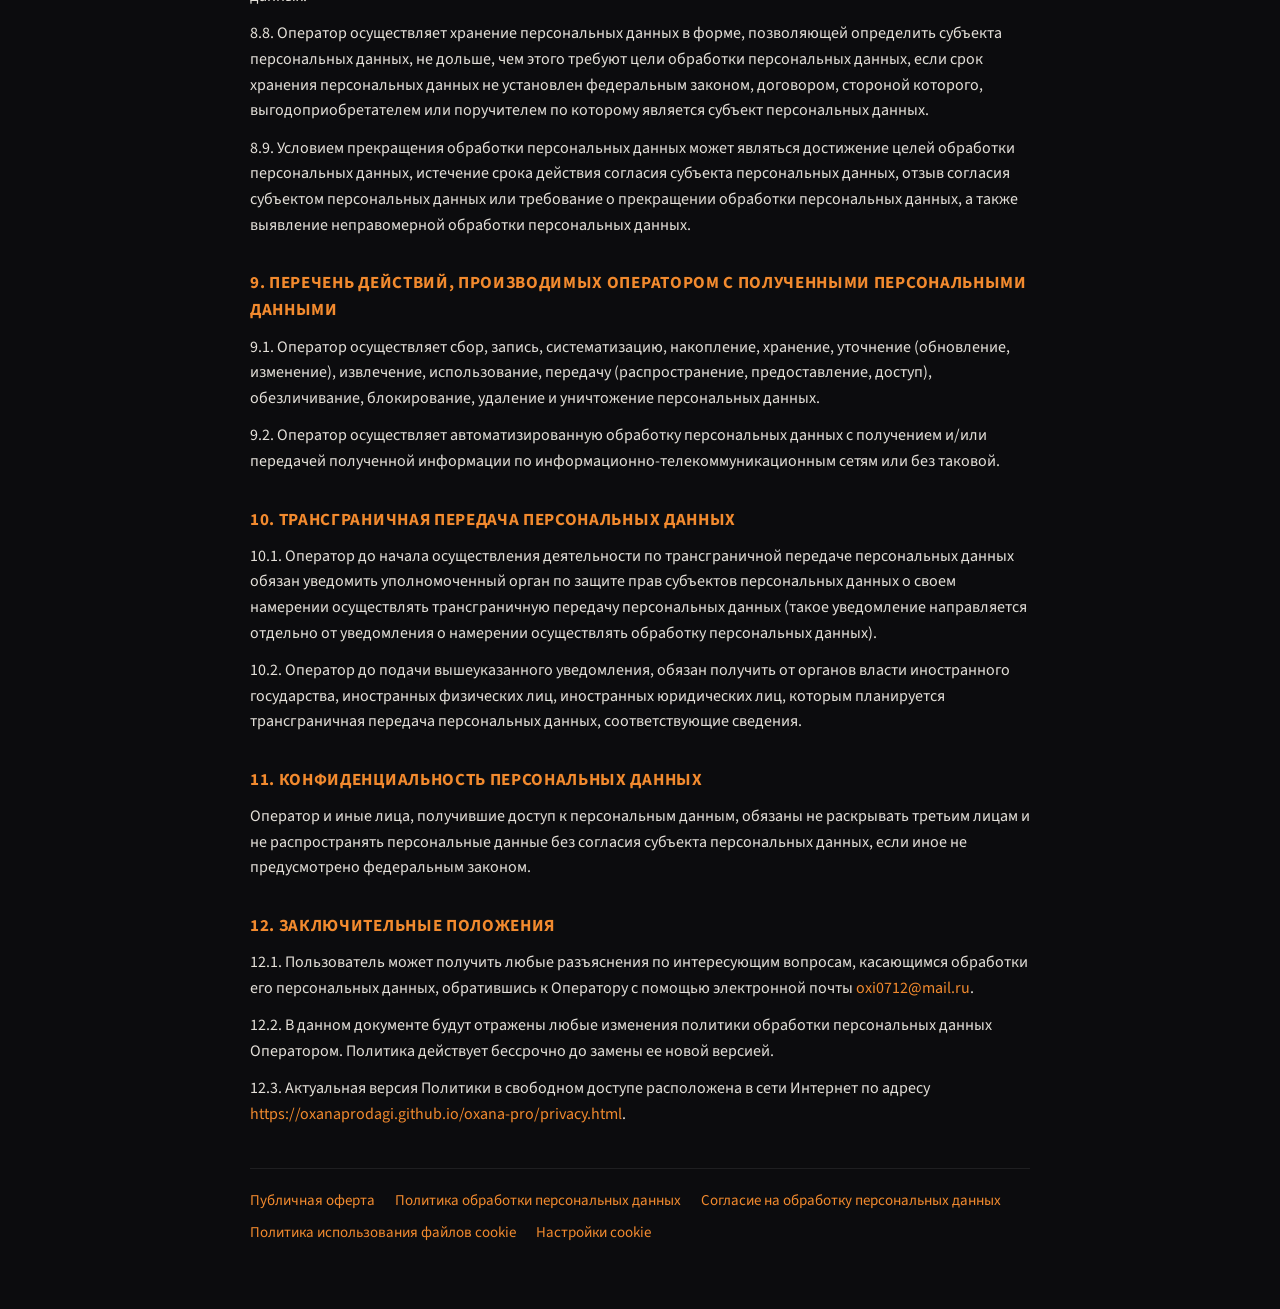
<file: privacy.html>
<!doctype html>
<html lang="ru">
<head>
<meta charset="utf-8">
<meta name="viewport" content="width=device-width, initial-scale=1">
<title>Политика в отношении обработки персональных данных — Школа PRO продажи</title>
<meta name="robots" content="index,follow">
<meta name="theme-color" content="#0c0c0e">
<link href="https://fonts.googleapis.com/css2?family=Lora:wght@600&amp;family=Source+Sans+3:wght@400;600;700&amp;display=swap" rel="stylesheet">
<style>
body{margin:0;background:#0c0c0e;color:#e4e0d9;font-family:'Source Sans 3','Helvetica Neue',Arial,sans-serif;line-height:1.6}
a{color:#f28a2e;text-decoration:none;overflow-wrap:anywhere}
a:hover{color:#ffb070}
a:focus-visible{outline:2px solid #ffb070;outline-offset:3px}
.wrap{max-width:820px;margin:0 auto;padding:32px 20px 64px;box-sizing:border-box}
.top{display:flex;flex-wrap:wrap;gap:8px 20px;align-items:center;justify-content:space-between;margin-bottom:28px}
.top img{display:block;width:180px;max-width:50vw;height:auto}
.back{font-size:15px;color:#9d9a94}
h1{font-family:Lora,Georgia,serif;font-weight:600;font-size:clamp(26px,5vw,38px);line-height:1.2;color:#f4f1ec;margin:0 0 20px}
h2{font-size:17px;letter-spacing:.04em;color:#f28a2e;margin:32px 0 10px;text-transform:uppercase}
p{margin:0 0 12px;font-size:16px}
.t{width:100%;border-collapse:collapse;margin:8px 0 16px;font-size:15px}
.t th,.t td{border:1px solid rgba(255,255,255,.12);padding:10px 12px;text-align:left;vertical-align:top}
.t th{width:34%;color:#c9c5be;font-weight:600;background:#151518}
.docs{margin-top:40px;padding-top:20px;border-top:1px solid rgba(255,255,255,.08);display:flex;flex-wrap:wrap;gap:8px 20px;font-size:15px}
@media (max-width:560px){.t th,.t td{display:block;width:auto}.t th{border-bottom:0}}
</style>
<link rel="stylesheet" href="cookie-consent.css">
<script src="cookie-consent.js" defer></script>
</head>
<body>
<div class="wrap">
<div class="top"><a href="index.html"><img src="logo-docs.png" alt="Школа PRO продажи Оксаны Пантелеевой"></a><a class="back" href="index.html">← На главную</a></div>
<h1>Политика в отношении обработки персональных данных</h1>
<h2>1. Общие положения</h2>
<p>Настоящая политика обработки персональных данных составлена в соответствии с требованиями Федерального закона от 27.07.2006 № 152-ФЗ «О персональных данных» (далее — Закон о персональных данных) и определяет порядок обработки персональных данных и меры по обеспечению безопасности персональных данных, предпринимаемые ИП Пантелеевой Оксаной Владимировной (далее — Оператор).</p>
<p>1.1. Оператор ставит своей важнейшей целью и условием осуществления своей деятельности соблюдение прав и свобод человека и гражданина при обработке его персональных данных, в том числе защиты прав на неприкосновенность частной жизни, личную и семейную тайну.</p>
<p>1.2. Настоящая политика Оператора в отношении обработки персональных данных (далее — Политика) применяется ко всей информации, которую Оператор может получить о посетителях веб-сайта <a href="https://oxanaprodagi.github.io/oxana-pro/">https://oxanaprodagi.github.io/oxana-pro/</a>.</p>
<h2>2. Основные понятия, используемые в Политике</h2>
<p>2.1. Автоматизированная обработка персональных данных — обработка персональных данных с помощью средств вычислительной техники.</p>
<p>2.2. Блокирование персональных данных — временное прекращение обработки персональных данных (за исключением случаев, если обработка необходима для уточнения персональных данных).</p>
<p>2.3. Веб-сайт — совокупность графических и информационных материалов, а также программ для ЭВМ и баз данных, обеспечивающих их доступность в сети интернет по сетевому адресу <a href="https://oxanaprodagi.github.io/oxana-pro/">https://oxanaprodagi.github.io/oxana-pro/</a>.</p>
<p>2.4. Информационная система персональных данных — совокупность содержащихся в базах данных персональных данных и обеспечивающих их обработку информационных технологий и технических средств.</p>
<p>2.5. Обезличивание персональных данных — действия, в результате которых невозможно определить без использования дополнительной информации принадлежность персональных данных конкретному Пользователю или иному субъекту персональных данных.</p>
<p>2.6. Обработка персональных данных — любое действие (операция) или совокупность действий (операций), совершаемых с использованием средств автоматизации или без использования таких средств с персональными данными, включая сбор, запись, систематизацию, накопление, хранение, уточнение (обновление, изменение), извлечение, использование, передачу (распространение, предоставление, доступ), обезличивание, блокирование, удаление, уничтожение персональных данных.</p>
<p>2.7. Оператор — государственный орган, муниципальный орган, юридическое или физическое лицо, самостоятельно или совместно с другими лицами организующие и/или осуществляющие обработку персональных данных, а также определяющие цели обработки персональных данных, состав персональных данных, подлежащих обработке, действия (операции), совершаемые с персональными данными.</p>
<p>2.8. Персональные данные — любая информация, относящаяся прямо или косвенно к определенному или определяемому Пользователю веб-сайта <a href="https://oxanaprodagi.github.io/oxana-pro/">https://oxanaprodagi.github.io/oxana-pro/</a>.</p>
<p>2.9. Персональные данные, разрешенные субъектом персональных данных для распространения, — персональные данные, доступ неограниченного круга лиц к которым предоставлен субъектом персональных данных путем дачи согласия на обработку персональных данных, разрешенных субъектом персональных данных для распространения в порядке, предусмотренном Законом о персональных данных (далее — персональные данные, разрешенные для распространения).</p>
<p>2.10. Пользователь — любой посетитель веб-сайта <a href="https://oxanaprodagi.github.io/oxana-pro/">https://oxanaprodagi.github.io/oxana-pro/</a></p>
<p>2.11. Предоставление персональных данных — действия, направленные на раскрытие персональных данных определенному лицу или определенному кругу лиц.</p>
<p>2.12. Распространение персональных данных — любые действия, направленные на раскрытие персональных данных неопределенному кругу лиц (передача персональных данных) или на ознакомление с персональными данными неограниченного круга лиц, в том числе обнародование персональных данных в средствах массовой информации, размещение в информационно-телекоммуникационных сетях или предоставление доступа к персональным данным каким-либо иным способом.</p>
<p>2.13. Трансграничная передача персональных данных — передача персональных данных на территорию иностранного государства органу власти иностранного государства, иностранному физическому или иностранному юридическому лицу.</p>
<p>2.14. Уничтожение персональных данных — любые действия, в результате которых персональные данные уничтожаются безвозвратно с невозможностью дальнейшего восстановления содержания персональных данных в информационной системе персональных данных и/или уничтожаются материальные носители персональных данных.</p>
<h2>3. Основные права и обязанности Оператора</h2>
<p>3.1. Оператор имеет право:</p>
<p>— получать от субъекта персональных данных достоверные информацию и/или документы, содержащие персональные данные;</p>
<p>— в случае отзыва субъектом персональных данных согласия на обработку персональных данных, а также, направления обращения с требованием о прекращении обработки персональных данных, Оператор вправе продолжить обработку персональных данных без согласия субъекта персональных данных при наличии оснований, указанных в Законе о персональных данных;</p>
<p>— самостоятельно определять состав и перечень мер, необходимых и достаточных для обеспечения выполнения обязанностей, предусмотренных Законом о персональных данных и принятыми в соответствии с ним нормативными правовыми актами, если иное не предусмотрено Законом о персональных данных или другими федеральными законами.</p>
<p>3.2. Оператор обязан:</p>
<p>— предоставлять субъекту персональных данных по его просьбе информацию, касающуюся обработки его персональных данных;</p>
<p>— организовывать обработку персональных данных в порядке, установленном действующим законодательством РФ;</p>
<p>— отвечать на обращения и запросы субъектов персональных данных и их законных представителей в соответствии с требованиями Закона о персональных данных;</p>
<p>— сообщать в уполномоченный орган по защите прав субъектов персональных данных по запросу этого органа необходимую информацию в течение 10 дней с даты получения такого запроса;</p>
<p>— публиковать или иным образом обеспечивать неограниченный доступ к настоящей Политике в отношении обработки персональных данных;</p>
<p>— принимать правовые, организационные и технические меры для защиты персональных данных от неправомерного или случайного доступа к ним, уничтожения, изменения, блокирования, копирования, предоставления, распространения персональных данных, а также от иных неправомерных действий в отношении персональных данных;</p>
<p>— прекратить передачу (распространение, предоставление, доступ) персональных данных, прекратить обработку и уничтожить персональные данные в порядке и случаях, предусмотренных Законом о персональных данных;</p>
<p>— исполнять иные обязанности, предусмотренные Законом о персональных данных.</p>
<h2>4. Основные права и обязанности субъектов персональных данных</h2>
<p>4.1. Субъекты персональных данных имеют право:</p>
<p>— получать информацию, касающуюся обработки его персональных данных, за исключением случаев, предусмотренных федеральными законами. Сведения предоставляются субъекту персональных данных Оператором в доступной форме, и в них не должны содержаться персональные данные, относящиеся к другим субъектам персональных данных, за исключением случаев, когда имеются законные основания для раскрытия таких персональных данных. Перечень информации и порядок ее получения установлен Законом о персональных данных;</p>
<p>— требовать от оператора уточнения его персональных данных, их блокирования или уничтожения в случае, если персональные данные являются неполными, устаревшими, неточными, незаконно полученными или не являются необходимыми для заявленной цели обработки, а также принимать предусмотренные законом меры по защите своих прав;</p>
<p>— выдвигать условие предварительного согласия при обработке персональных данных в целях продвижения на рынке товаров, работ и услуг;</p>
<p>— на отзыв согласия на обработку персональных данных, а также, на направление требования о прекращении обработки персональных данных;</p>
<p>— обжаловать в уполномоченный орган по защите прав субъектов персональных данных или в судебном порядке неправомерные действия или бездействие Оператора при обработке его персональных данных;</p>
<p>— на осуществление иных прав, предусмотренных законодательством РФ.</p>
<p>4.2. Субъекты персональных данных обязаны:</p>
<p>— предоставлять Оператору достоверные данные о себе;</p>
<p>— сообщать Оператору об уточнении (обновлении, изменении) своих персональных данных.</p>
<p>4.3. Лица, передавшие Оператору недостоверные сведения о себе, либо сведения о другом субъекте персональных данных без согласия последнего, несут ответственность в соответствии с законодательством РФ.</p>
<h2>5. Принципы обработки персональных данных</h2>
<p>5.1. Обработка персональных данных осуществляется на законной и справедливой основе.</p>
<p>5.2. Обработка персональных данных ограничивается достижением конкретных, заранее определенных и законных целей. Не допускается обработка персональных данных, несовместимая с целями сбора персональных данных.</p>
<p>5.3. Не допускается объединение баз данных, содержащих персональные данные, обработка которых осуществляется в целях, несовместимых между собой.</p>
<p>5.4. Обработке подлежат только персональные данные, которые отвечают целям их обработки.</p>
<p>5.5. Содержание и объем обрабатываемых персональных данных соответствуют заявленным целям обработки. Не допускается избыточность обрабатываемых персональных данных по отношению к заявленным целям их обработки.</p>
<p>5.6. При обработке персональных данных обеспечивается точность персональных данных, их достаточность, а в необходимых случаях и актуальность по отношению к целям обработки персональных данных. Оператор принимает необходимые меры и/или обеспечивает их принятие по удалению или уточнению неполных или неточных данных.</p>
<p>5.7. Хранение персональных данных осуществляется в форме, позволяющей определить субъекта персональных данных, не дольше, чем этого требуют цели обработки персональных данных, если срок хранения персональных данных не установлен федеральным законом, договором, стороной которого, выгодоприобретателем или поручителем по которому является субъект персональных данных. Обрабатываемые персональные данные уничтожаются либо обезличиваются по достижении целей обработки или в случае утраты необходимости в достижении этих целей, если иное не предусмотрено федеральным законом.</p>
<h2>6. Цели обработки персональных данных</h2>
<table class="t">
<tr><th>Цель обработки</th><td>заключение, исполнение и прекращение гражданско-правовых договоров</td></tr>
<tr><th>Персональные данные</th><td>фамилия, имя, отчество<br>электронный адрес<br>номера телефонов<br>фотографии</td></tr>
<tr><th>Правовые основания</th><td>уставные (учредительные) документы Оператора<br>договоры, заключаемые между оператором и субъектом персональных данных</td></tr>
<tr><th>Виды обработки персональных данных</th><td>Сбор, запись, систематизация, накопление, хранение, уничтожение и обезличивание персональных данных<br>Отправка информационных писем на адрес электронной почты</td></tr>
</table>
<h2>7. Условия обработки персональных данных</h2>
<p>7.1. Обработка персональных данных осуществляется с согласия субъекта персональных данных на обработку его персональных данных.</p>
<p>7.2. Обработка персональных данных необходима для достижения целей, предусмотренных международным договором Российской Федерации или законом, для осуществления возложенных законодательством Российской Федерации на оператора функций, полномочий и обязанностей.</p>
<p>7.3. Обработка персональных данных необходима для осуществления правосудия, исполнения судебного акта, акта другого органа или должностного лица, подлежащих исполнению в соответствии с законодательством Российской Федерации об исполнительном производстве.</p>
<p>7.4. Обработка персональных данных необходима для исполнения договора, стороной которого либо выгодоприобретателем или поручителем по которому является субъект персональных данных, а также для заключения договора по инициативе субъекта персональных данных или договора, по которому субъект персональных данных будет являться выгодоприобретателем или поручителем.</p>
<p>7.5. Обработка персональных данных необходима для осуществления прав и законных интересов оператора или третьих лиц либо для достижения общественно значимых целей при условии, что при этом не нарушаются права и свободы субъекта персональных данных.</p>
<p>7.6. Осуществляется обработка персональных данных, доступ неограниченного круга лиц к которым предоставлен субъектом персональных данных либо по его просьбе (далее — общедоступные персональные данные).</p>
<p>7.7. Осуществляется обработка персональных данных, подлежащих опубликованию или обязательному раскрытию в соответствии с федеральным законом.</p>
<h2>8. Порядок сбора, хранения, передачи и других видов обработки персональных данных</h2>
<p>Безопасность персональных данных, которые обрабатываются Оператором, обеспечивается путем реализации правовых, организационных и технических мер, необходимых для выполнения в полном объеме требований действующего законодательства в области защиты персональных данных.</p>
<p>8.1. Оператор обеспечивает сохранность персональных данных и принимает все возможные меры, исключающие доступ к персональным данным неуполномоченных лиц.</p>
<p>8.2. Персональные данные Пользователя никогда, ни при каких условиях не будут переданы третьим лицам, за исключением случаев, связанных с исполнением действующего законодательства либо в случае, если субъектом персональных данных дано согласие Оператору на передачу данных третьему лицу для исполнения обязательств по гражданско-правовому договору.</p>
<p>8.3. В случае выявления неточностей в персональных данных, Пользователь может актуализировать их самостоятельно, путем направления Оператору уведомления на адрес электронной почты Оператора <a href="mailto:oxi0712@mail.ru">oxi0712@mail.ru</a> с пометкой «Актуализация персональных данных».</p>
<p>8.4. Срок обработки персональных данных определяется достижением целей, для которых были собраны персональные данные, если иной срок не предусмотрен договором или действующим законодательством.</p>
<p>Пользователь может в любой момент отозвать свое согласие на обработку персональных данных, направив Оператору уведомление посредством электронной почты на электронный адрес Оператора <a href="mailto:oxi0712@mail.ru">oxi0712@mail.ru</a> с пометкой «Отзыв согласия на обработку персональных данных».</p>
<p>8.5. Вся информация, которая собирается сторонними сервисами, в том числе платежными системами, средствами связи и другими поставщиками услуг, хранится и обрабатывается указанными лицами (Операторами) в соответствии с их Пользовательским соглашением и Политикой конфиденциальности. Субъект персональных данных и/или Пользователь обязан самостоятельно своевременно ознакомиться с указанными документами. Оператор не несет ответственность за действия третьих лиц, в том числе указанных в настоящем пункте поставщиков услуг.</p>
<p>8.6. Установленные субъектом персональных данных запреты на передачу (кроме предоставления доступа), а также на обработку или условия обработки (кроме получения доступа) персональных данных, разрешенных для распространения, не действуют в случаях обработки персональных данных в государственных, общественных и иных публичных интересах, определенных законодательством РФ.</p>
<p>8.7. Оператор при обработке персональных данных обеспечивает конфиденциальность персональных данных.</p>
<p>8.8. Оператор осуществляет хранение персональных данных в форме, позволяющей определить субъекта персональных данных, не дольше, чем этого требуют цели обработки персональных данных, если срок хранения персональных данных не установлен федеральным законом, договором, стороной которого, выгодоприобретателем или поручителем по которому является субъект персональных данных.</p>
<p>8.9. Условием прекращения обработки персональных данных может являться достижение целей обработки персональных данных, истечение срока действия согласия субъекта персональных данных, отзыв согласия субъектом персональных данных или требование о прекращении обработки персональных данных, а также выявление неправомерной обработки персональных данных.</p>
<h2>9. Перечень действий, производимых Оператором с полученными персональными данными</h2>
<p>9.1. Оператор осуществляет сбор, запись, систематизацию, накопление, хранение, уточнение (обновление, изменение), извлечение, использование, передачу (распространение, предоставление, доступ), обезличивание, блокирование, удаление и уничтожение персональных данных.</p>
<p>9.2. Оператор осуществляет автоматизированную обработку персональных данных с получением и/или передачей полученной информации по информационно-телекоммуникационным сетям или без таковой.</p>
<h2>10. Трансграничная передача персональных данных</h2>
<p>10.1. Оператор до начала осуществления деятельности по трансграничной передаче персональных данных обязан уведомить уполномоченный орган по защите прав субъектов персональных данных о своем намерении осуществлять трансграничную передачу персональных данных (такое уведомление направляется отдельно от уведомления о намерении осуществлять обработку персональных данных).</p>
<p>10.2. Оператор до подачи вышеуказанного уведомления, обязан получить от органов власти иностранного государства, иностранных физических лиц, иностранных юридических лиц, которым планируется трансграничная передача персональных данных, соответствующие сведения.</p>
<h2>11. Конфиденциальность персональных данных</h2>
<p>Оператор и иные лица, получившие доступ к персональным данным, обязаны не раскрывать третьим лицам и не распространять персональные данные без согласия субъекта персональных данных, если иное не предусмотрено федеральным законом.</p>
<h2>12. Заключительные положения</h2>
<p>12.1. Пользователь может получить любые разъяснения по интересующим вопросам, касающимся обработки его персональных данных, обратившись к Оператору с помощью электронной почты <a href="mailto:oxi0712@mail.ru">oxi0712@mail.ru</a>.</p>
<p>12.2. В данном документе будут отражены любые изменения политики обработки персональных данных Оператором. Политика действует бессрочно до замены ее новой версией.</p>
<p>12.3. Актуальная версия Политики в свободном доступе расположена в сети Интернет по адресу <a href="https://oxanaprodagi.github.io/oxana-pro/privacy.html">https://oxanaprodagi.github.io/oxana-pro/privacy.html</a>.</p>
<div class="docs"><a href="oferta.html">Публичная оферта</a><a href="privacy.html">Политика обработки персональных данных</a><a href="soglasie.html">Согласие на обработку персональных данных</a><a href="cookie.html">Политика использования файлов cookie</a><a href="#" data-cookie-settings>Настройки cookie</a></div>
</div>
</body>
</html>
</file>
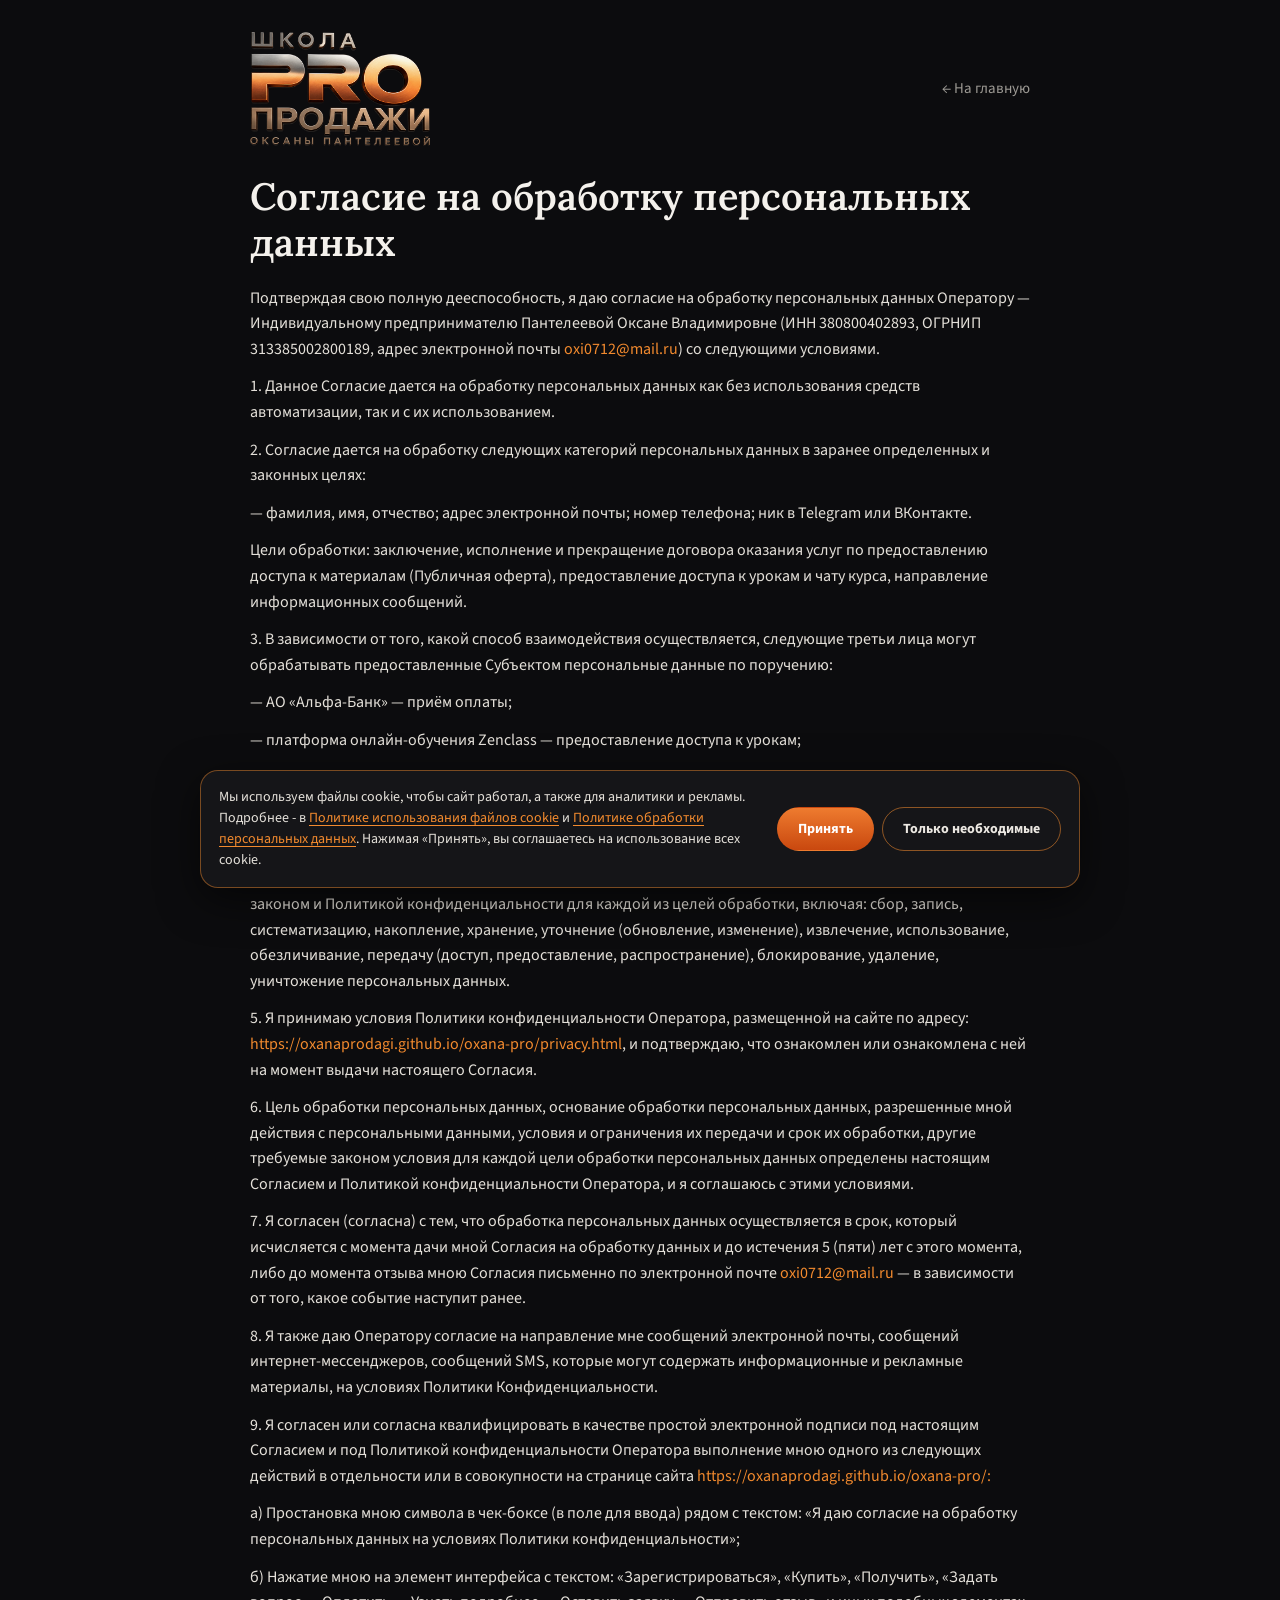
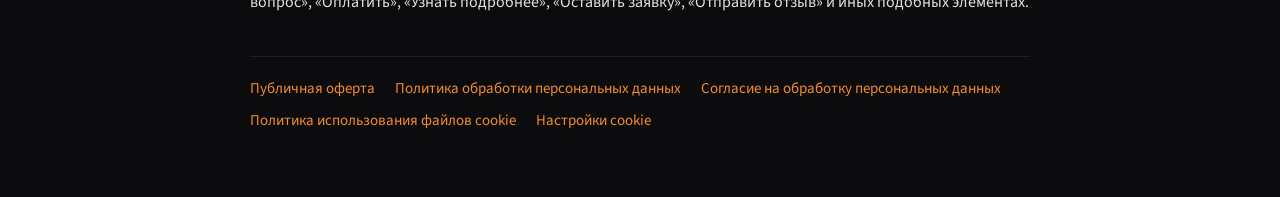
<file: soglasie.html>
<!doctype html>
<html lang="ru">
<head>
<meta charset="utf-8">
<meta name="viewport" content="width=device-width, initial-scale=1">
<title>Согласие на обработку персональных данных — Школа PRO продажи</title>
<meta name="robots" content="index,follow">
<meta name="theme-color" content="#0c0c0e">
<link href="https://fonts.googleapis.com/css2?family=Lora:wght@600&amp;family=Source+Sans+3:wght@400;600;700&amp;display=swap" rel="stylesheet">
<style>
body{margin:0;background:#0c0c0e;color:#e4e0d9;font-family:'Source Sans 3','Helvetica Neue',Arial,sans-serif;line-height:1.6}
a{color:#f28a2e;text-decoration:none;overflow-wrap:anywhere}
a:hover{color:#ffb070}
a:focus-visible{outline:2px solid #ffb070;outline-offset:3px}
.wrap{max-width:820px;margin:0 auto;padding:32px 20px 64px;box-sizing:border-box}
.top{display:flex;flex-wrap:wrap;gap:8px 20px;align-items:center;justify-content:space-between;margin-bottom:28px}
.top img{display:block;width:180px;max-width:50vw;height:auto}
.back{font-size:15px;color:#9d9a94}
h1{font-family:Lora,Georgia,serif;font-weight:600;font-size:clamp(26px,5vw,38px);line-height:1.2;color:#f4f1ec;margin:0 0 20px}
h2{font-size:17px;letter-spacing:.04em;color:#f28a2e;margin:32px 0 10px;text-transform:uppercase}
p{margin:0 0 12px;font-size:16px}
.t{width:100%;border-collapse:collapse;margin:8px 0 16px;font-size:15px}
.t th,.t td{border:1px solid rgba(255,255,255,.12);padding:10px 12px;text-align:left;vertical-align:top}
.t th{width:34%;color:#c9c5be;font-weight:600;background:#151518}
.docs{margin-top:40px;padding-top:20px;border-top:1px solid rgba(255,255,255,.08);display:flex;flex-wrap:wrap;gap:8px 20px;font-size:15px}
@media (max-width:560px){.t th,.t td{display:block;width:auto}.t th{border-bottom:0}}
</style>
<link rel="stylesheet" href="cookie-consent.css">
<script src="cookie-consent.js" defer></script>
</head>
<body>
<div class="wrap">
<div class="top"><a href="index.html"><img src="logo-docs.png" alt="Школа PRO продажи Оксаны Пантелеевой"></a><a class="back" href="index.html">← На главную</a></div>
<h1>Согласие на обработку персональных данных</h1>
<p>Подтверждая свою полную дееспособность, я даю согласие на обработку персональных данных Оператору — Индивидуальному предпринимателю Пантелеевой Оксане Владимировне (ИНН 380800402893, ОГРНИП 313385002800189, адрес электронной почты <a href="mailto:oxi0712@mail.ru">oxi0712@mail.ru</a>) со следующими условиями.</p>
<p>1. Данное Согласие дается на обработку персональных данных как без использования средств автоматизации, так и с их использованием.</p>
<p>2. Согласие дается на обработку следующих категорий персональных данных в заранее определенных и законных целях:</p>
<p>— фамилия, имя, отчество; адрес электронной почты; номер телефона; ник в Telegram или ВКонтакте.</p>
<p>Цели обработки: заключение, исполнение и прекращение договора оказания услуг по предоставлению доступа к материалам (Публичная оферта), предоставление доступа к урокам и чату курса, направление информационных сообщений.</p>
<p>3. В зависимости от того, какой способ взаимодействия осуществляется, следующие третьи лица могут обрабатывать предоставленные Субъектом персональные данные по поручению:</p>
<p>— АО «Альфа-Банк» — приём оплаты;</p>
<p>— платформа онлайн-обучения Zenclass — предоставление доступа к урокам;</p>
<p>— оператор онлайн-кассы Эвотор и оператор фискальных данных — формирование и отправка кассовых чеков;</p>
<p>— мессенджер Telegram — чат участников курса.</p>
<p>4. С персональными данными могут совершаться следующие действия: любые действия, предусмотренные законом и Политикой конфиденциальности для каждой из целей обработки, включая: сбор, запись, систематизацию, накопление, хранение, уточнение (обновление, изменение), извлечение, использование, обезличивание, передачу (доступ, предоставление, распространение), блокирование, удаление, уничтожение персональных данных.</p>
<p>5. Я принимаю условия Политики конфиденциальности Оператора, размещенной на сайте по адресу: <a href="https://oxanaprodagi.github.io/oxana-pro/privacy.html">https://oxanaprodagi.github.io/oxana-pro/privacy.html</a>, и подтверждаю, что ознакомлен или ознакомлена с ней на момент выдачи настоящего Согласия.</p>
<p>6. Цель обработки персональных данных, основание обработки персональных данных, разрешенные мной действия с персональными данными, условия и ограничения их передачи и срок их обработки, другие требуемые законом условия для каждой цели обработки персональных данных определены настоящим Согласием и Политикой конфиденциальности Оператора, и я соглашаюсь с этими условиями.</p>
<p>7. Я согласен (согласна) с тем, что обработка персональных данных осуществляется в срок, который исчисляется с момента дачи мной Согласия на обработку данных и до истечения 5 (пяти) лет с этого момента, либо до момента отзыва мною Согласия письменно по электронной почте <a href="mailto:oxi0712@mail.ru">oxi0712@mail.ru</a> — в зависимости от того, какое событие наступит ранее.</p>
<p>8. Я также даю Оператору согласие на направление мне сообщений электронной почты, сообщений интернет-мессенджеров, сообщений SMS, которые могут содержать информационные и рекламные материалы, на условиях Политики Конфиденциальности.</p>
<p>9. Я согласен или согласна квалифицировать в качестве простой электронной подписи под настоящим Согласием и под Политикой конфиденциальности Оператора выполнение мною одного из следующих действий в отдельности или в совокупности на странице сайта <a href="https://oxanaprodagi.github.io/oxana-pro/:">https://oxanaprodagi.github.io/oxana-pro/:</a></p>
<p>а) Простановка мною символа в чек-боксе (в поле для ввода) рядом с текстом: «Я даю согласие на обработку персональных данных на условиях Политики конфиденциальности»;</p>
<p>б) Нажатие мною на элемент интерфейса с текстом: «Зарегистрироваться», «Купить», «Получить», «Задать вопрос», «Оплатить», «Узнать подробнее», «Оставить заявку», «Отправить отзыв» и иных подобных элементах.</p>
<div class="docs"><a href="oferta.html">Публичная оферта</a><a href="privacy.html">Политика обработки персональных данных</a><a href="soglasie.html">Согласие на обработку персональных данных</a><a href="cookie.html">Политика использования файлов cookie</a><a href="#" data-cookie-settings>Настройки cookie</a></div>
</div>
</body>
</html>
</file>
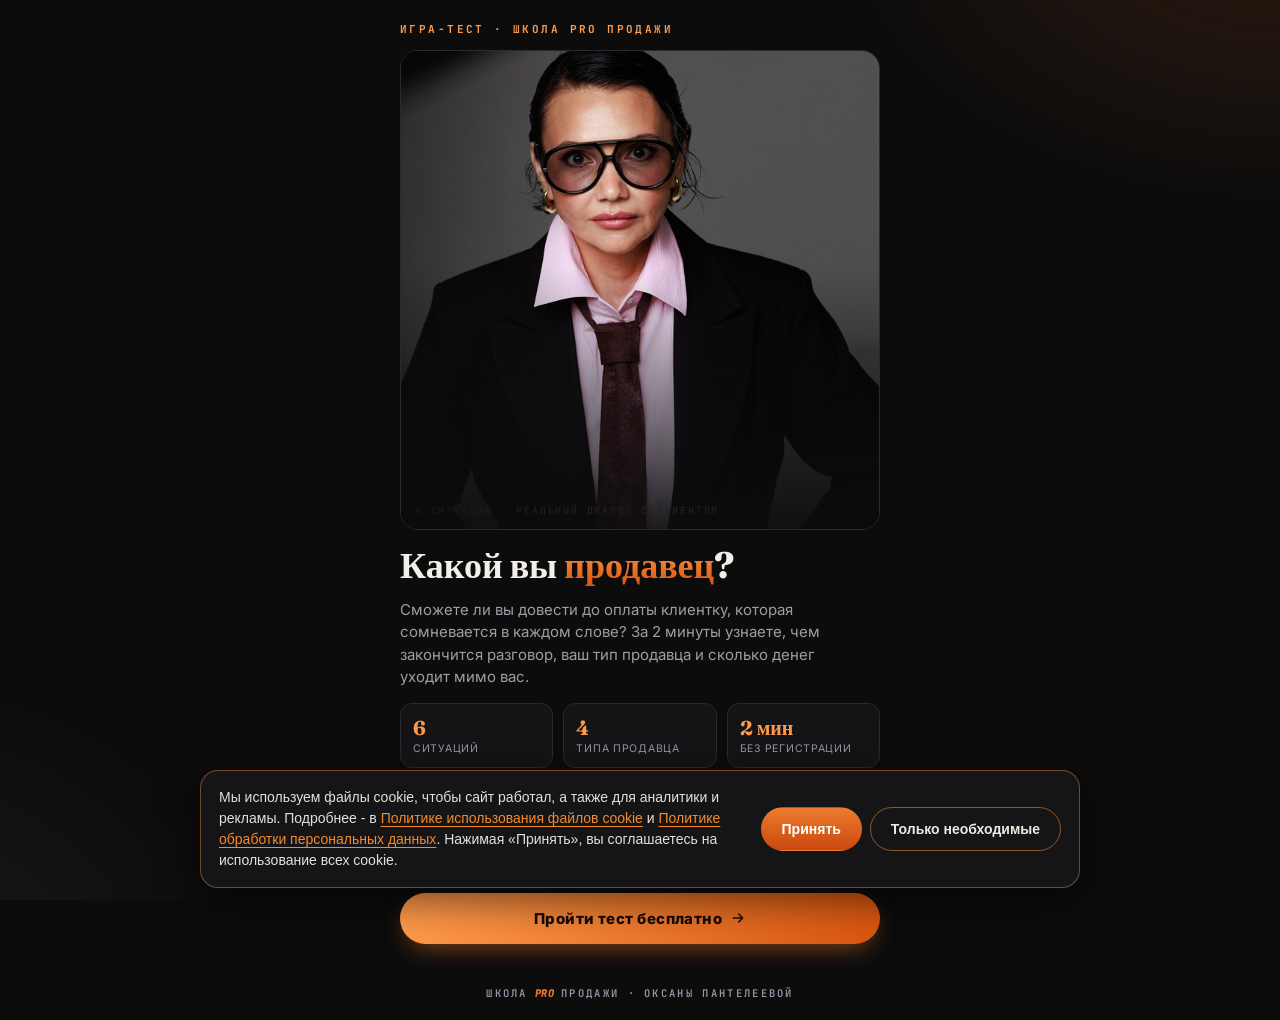
<file: test.html>
<!doctype html>
<html lang="ru">
<head>
<meta charset="utf-8">
<meta name="viewport" content="width=device-width, initial-scale=1, viewport-fit=cover">
<meta name="theme-color" content="#0c0c0d">
<title>Какой вы продавец</title>
<link rel="preconnect" href="https://fonts.googleapis.com">
<link rel="preconnect" href="https://fonts.gstatic.com" crossorigin>
<link rel="stylesheet" href="https://fonts.googleapis.com/css2?family=Fraunces:ital,opsz,wght@0,9..144,500;0,9..144,700;1,9..144,600&family=Inter:wght@400;500;600;700;800&family=JetBrains+Mono:wght@500;700&display=swap">
<style>
/* layout: single-screen app that swaps three states (intro / chat / result) via [hidden]; chat mimics a real messenger thread with reply chips, result mirrors the lead-magnet's scoring language */
:root{
  --bg:#0c0c0d; --panel:#141416; --panel-2:#1b1b1e; --line:#2a2a2e;
  --ink:#f2efe9; --ink-dim:#9a9fa6; --steel:#8f99a5; --steel-dim:#565c63;
  --o1:#ff9a4a; --o2:#f47b20; --o3:#d9560f;
  --good:#5fd49a;
  --client-bubble:#1f2023; --me-bubble-grad:linear-gradient(135deg,var(--o1),var(--o3));
  --font-display:'Fraunces','Georgia',serif; --font-body:'Inter',-apple-system,sans-serif; --font-mono:'JetBrains Mono',monospace;
  color-scheme: dark;
}
@media (prefers-color-scheme: light){
  :root:not([data-theme="dark"]){
    --bg:#0c0c0d; --panel:#141416; --panel-2:#1b1b1e; --line:#2a2a2e; --ink:#f2efe9; --ink-dim:#9a9fa6;
    --steel:#8f99a5; --steel-dim:#565c63; --client-bubble:#1f2023; color-scheme: dark;
  }
}
:root[data-theme="light"]{
  --bg:#0c0c0d; --panel:#141416; --panel-2:#1b1b1e; --line:#2a2a2e; --ink:#f2efe9; --ink-dim:#9a9fa6;
  --steel:#8f99a5; --steel-dim:#565c63; --client-bubble:#1f2023; color-scheme: dark;
}

*{box-sizing:border-box}
body{
  margin:0; background:var(--bg); color:var(--ink); font-family:var(--font-body);
  padding-left:max(16px, env(safe-area-inset-left,0px)); padding-right:max(16px, env(safe-area-inset-right,0px));
  display:flex; justify-content:center;
}
body::before{ /* ambient glow */
  content:""; position:fixed; inset:0; z-index:0; pointer-events:none;
  background:
    radial-gradient(60vmax 40vmax at 100% -10%, rgba(244,123,32,.14), transparent 60%),
    radial-gradient(50vmax 40vmax at -10% 110%, rgba(143,153,165,.10), transparent 65%);
}
.app{position:relative; z-index:1; width:100%; max-width:480px; padding-block:22px 20px; display:flex; flex-direction:column}
h1,h2,h3{font-family:var(--font-display); font-weight:700; text-wrap:balance; margin:0}
p{margin:0; line-height:1.5}
.eyebrow{font-family:var(--font-mono); font-size:11px; letter-spacing:.22em; text-transform:uppercase; color:var(--o1); font-weight:700}
.brand{display:flex; align-items:center; justify-content:center; gap:7px; font-family:var(--font-mono); font-size:10.5px; letter-spacing:.22em; color:var(--steel); font-weight:600; margin-top:auto; padding-top:28px}
.brand b{font-style:italic; color:transparent; background:linear-gradient(180deg,var(--o1),var(--o3)); -webkit-background-clip:text; background-clip:text; font-weight:800; letter-spacing:.04em}

/* ---------- INTRO ---------- */
#intro{display:flex; flex-direction:column; gap:14px; flex:1}
.hero-frame{position:relative; border-radius:18px; overflow:hidden; aspect-ratio:1/1; border:1px solid var(--line)}
.hero-frame img{width:100%; height:100%; object-fit:cover; object-position:50% 8%; display:block}
.hero-frame::after{content:""; position:absolute; inset:0; background:linear-gradient(180deg, rgba(12,12,13,0) 45%, rgba(12,12,13,.92) 100%), linear-gradient(90deg, rgba(12,12,13,.5) 0%, rgba(12,12,13,0) 38%)}
.hero-tag{position:absolute; left:14px; bottom:12px; font-family:var(--font-mono); font-size:10px; letter-spacing:.18em; color:var(--ink-dim); text-transform:uppercase}
#intro h1{font-size:clamp(28px,7vw,36px); line-height:1.08; margin-top:2px}
#intro h1 em{font-style:normal; color:transparent; background:linear-gradient(180deg,var(--o1),var(--o3)); -webkit-background-clip:text; background-clip:text}
.lead{color:var(--ink-dim); font-size:15px; max-width:52ch}
.stat-row{display:flex; gap:10px}
.stat-chip{flex:1; background:var(--panel); border:1px solid var(--line); border-radius:12px; padding:11px 12px}
.stat-chip b{display:block; font-family:var(--font-display); font-size:20px; color:var(--o1)}
.stat-chip span{display:block; font-size:10.5px; letter-spacing:.07em; color:var(--steel); text-transform:uppercase; margin-top:2px; line-height:1.3}
.scenario-note{font-size:13px; color:var(--ink-dim); background:var(--panel); border-left:2px solid var(--o2); border-radius:0 10px 10px 0; padding:11px 14px; line-height:1.45}
.scenario-note b{color:var(--ink)}
button{font-family:var(--font-body); cursor:pointer}
.btn-start{
  appearance:none; border:none; border-radius:999px; padding:16px 20px; font-size:15px; font-weight:800;
  letter-spacing:.03em; color:#160a04; background:linear-gradient(90deg,var(--o1),var(--o3));
  box-shadow:0 10px 24px -8px rgba(244,123,32,.55); display:flex; align-items:center; justify-content:center; gap:8px;
}
.btn-start:active{transform:scale(.98)}
.btn-start svg{width:16px; height:16px}

/* ---------- CHAT ---------- */
#chat{display:none; flex:1; flex-direction:column; gap:16px}
#chat.active{display:flex}
.progress{display:flex; gap:5px}
.progress i{flex:1; height:4px; border-radius:3px; background:var(--line)}
.progress i.done{background:linear-gradient(90deg,var(--o1),var(--o3))}
.progress i.now{background:var(--steel)}
.round-label{font-family:var(--font-mono); font-size:11px; letter-spacing:.14em; color:var(--steel); text-transform:uppercase; display:grid; grid-template-columns:auto 1fr auto; align-items:center; gap:8px}
.round-label b{color:var(--o1)}
.back-btn{appearance:none; border:1px solid var(--line); background:var(--panel); color:var(--steel); border-radius:999px; width:26px; height:26px; flex:none; display:flex; align-items:center; justify-content:center; padding:0; transition:border-color .15s, color .15s}
.back-btn svg{width:13px; height:13px; stroke:currentColor}
.back-btn[disabled]{opacity:.3; cursor:default}
.back-btn:not([disabled]):hover{border-color:var(--o2); color:var(--o1)}
.thread{background:var(--panel); border:1px solid var(--line); border-radius:16px; padding:16px; display:flex; flex-direction:column; gap:10px; min-height:148px; max-height:46vh; overflow-y:auto; scroll-behavior:smooth}
.msg{display:flex; gap:8px; max-width:92%}
.msg .av{width:28px; height:28px; border-radius:50%; flex:none; background:var(--panel-2); border:1px solid var(--line); display:flex; align-items:center; justify-content:center; font-family:var(--font-mono); font-size:10px; color:var(--steel); font-weight:700}
.msg.client{align-self:flex-start}
.msg.me{align-self:flex-end; flex-direction:row-reverse}
.bubble{border-radius:14px; padding:10px 13px; font-size:14px; line-height:1.4}
.msg.client .bubble{background:var(--client-bubble); border:1px solid var(--line); border-top-left-radius:4px; color:#e4e2de}
.msg.me .bubble{background:var(--me-bubble-grad); color:#1c0d03; border-top-right-radius:4px; font-weight:600}
.typing{display:inline-flex; gap:3px; padding:4px 2px}
.typing i{width:5px; height:5px; border-radius:50%; background:var(--steel-dim); animation:tb 1.1s infinite ease-in-out}
.typing i:nth-child(2){animation-delay:.15s} .typing i:nth-child(3){animation-delay:.3s}
@keyframes tb{0%,60%,100%{opacity:.3; transform:translateY(0)}30%{opacity:1; transform:translateY(-2px)}}
.options{display:flex; flex-direction:column; gap:8px}
.opt{
  text-align:left; background:var(--panel); border:1px solid var(--line); border-radius:12px; padding:13px 14px;
  font-size:14px; color:var(--ink); line-height:1.4; transition:border-color .15s, background .15s;
}
.opt:hover{border-color:var(--o2)}
.opt:active{transform:scale(.99)}
.opt[disabled]{opacity:.45}
.opt .k{display:block; font-family:var(--font-mono); font-size:10px; letter-spacing:.1em; color:var(--o1); margin-bottom:4px; font-weight:700}

/* ---------- RESULT ---------- */
#result{display:none; flex:1; flex-direction:column; gap:18px}
#result.active{display:flex}
.res-card{background:linear-gradient(160deg, rgba(244,123,32,.14), rgba(143,153,165,.05)); border:1px solid rgba(244,123,32,.35); border-radius:18px; padding:22px}
.res-eyebrow{display:flex; align-items:center; gap:8px}
.res-eyebrow .face{width:34px; height:34px; border-radius:50%; object-fit:cover; border:2px solid var(--o2)}
#res-name{font-size:clamp(24px,7vw,30px); margin-top:10px; line-height:1.1}
#res-sub{color:var(--ink-dim); font-size:14.5px; margin-top:8px; line-height:1.5}
.bars{display:flex; flex-direction:column; gap:10px}
.bar-row{display:grid; grid-template-columns:1fr auto; gap:8px 10px; align-items:center}
.bar-row .lbl{font-size:12.5px; color:var(--ink-dim)}
.bar-row .lbl b{color:var(--ink); font-weight:600}
.bar-row .pct{font-family:var(--font-mono); font-size:12px; color:var(--steel); text-align:right}
.bar-track{grid-column:1/-1; height:7px; border-radius:4px; background:var(--panel-2); overflow:hidden; border:1px solid var(--line)}
.bar-fill{height:100%; border-radius:4px; background:linear-gradient(90deg,var(--o1),var(--o3)); width:0%; transition:width .7s cubic-bezier(.2,.8,.2,1)}
.bar-fill.lead{background:linear-gradient(90deg,var(--good),#2f8f66)}
.block{background:var(--panel); border:1px solid var(--line); border-radius:14px; padding:16px}
.block .lbl2{font-family:var(--font-mono); font-size:10px; letter-spacing:.18em; color:var(--o1); text-transform:uppercase; font-weight:700; margin-bottom:9px}
.block ul{margin:0; padding-left:18px; display:flex; flex-direction:column; gap:7px; font-size:13.5px; color:#d7d4ce; line-height:1.45}
.block.tip{border-color:rgba(244,123,32,.35); background:linear-gradient(135deg, rgba(244,123,32,.1), rgba(244,123,32,.02))}
.cta{background:var(--panel); border:1px solid var(--line); border-radius:16px; padding:18px; display:flex; flex-direction:column; gap:12px}
.cta h3{font-size:17px}
.cta p{font-size:13.5px; color:var(--ink-dim); line-height:1.5}
.pill{display:inline-block; padding:3px 11px 4px; border-radius:999px; font-weight:800; letter-spacing:.14em; font-size:12.5px; color:#1c0d03; background:linear-gradient(90deg,var(--o1),var(--o3))}
.links{display:flex; flex-direction:column; gap:8px}
.lnk{display:flex; align-items:center; gap:10px; padding:10px 12px; border-radius:12px; text-decoration:none; border:1px solid rgba(244,123,32,.45); background:rgba(244,123,32,.08); color:var(--ink)}
.lnk .ic{flex:none; width:28px; height:28px; border-radius:50%; background:linear-gradient(135deg,var(--o1),var(--o3)); display:flex; align-items:center; justify-content:center}
.lnk .ic svg{width:15px; height:15px; stroke:#1c0d03; fill:none; stroke-width:2; stroke-linecap:round; stroke-linejoin:round}
.lnk small{display:block; font-family:var(--font-mono); font-size:9.5px; letter-spacing:.12em; color:var(--steel); text-transform:uppercase}
.lnk b{display:block; font-size:14px; margin-top:1px}
.row2{display:flex; gap:10px}
.btn-ghost{flex:1; appearance:none; border:1px solid var(--line); background:var(--panel); color:var(--ink-dim); border-radius:12px; padding:12px; font-size:13px; font-weight:600; display:flex; align-items:center; justify-content:center; gap:6px}
.btn-ghost svg{width:14px; height:14px}
.btn-ghost.copied{color:var(--good); border-color:var(--good)}

/* deal meter */
.meter{background:var(--panel); border:1px solid var(--line); border-radius:14px; padding:12px 14px; display:flex; flex-direction:column; gap:8px; position:relative}
.meter-top{display:flex; justify-content:space-between; align-items:baseline; font-family:var(--font-mono); font-size:11px; letter-spacing:.14em; text-transform:uppercase; color:var(--steel)}
.meter-top b{font-size:18px; letter-spacing:0; color:var(--ink); font-family:var(--font-display)}
.meter-track{height:9px; border-radius:6px; background:var(--panel-2); border:1px solid var(--line); overflow:hidden}
.meter-fill{height:100%; width:40%; border-radius:6px; background:linear-gradient(90deg,#c94a2c,var(--o2) 50%,var(--good)); background-size:300% 100%; transition:width .6s cubic-bezier(.2,.8,.2,1)}
.delta{position:absolute; right:14px; top:-12px; font-family:var(--font-mono); font-weight:700; font-size:13px; padding:2px 8px; border-radius:999px; opacity:0; transform:translateY(6px); transition:opacity .25s, transform .25s}
.delta.show{opacity:1; transform:translateY(0)}
.delta.up{background:rgba(95,212,154,.15); color:var(--good); border:1px solid rgba(95,212,154,.4)}
.delta.down{background:rgba(232,90,60,.15); color:#ff8a6a; border:1px solid rgba(232,90,60,.4)}
.sys{align-self:center; font-family:var(--font-mono); font-size:11px; letter-spacing:.08em; color:var(--steel); background:var(--panel-2); border:1px solid var(--line); border-radius:999px; padding:5px 12px; text-align:center}
.btn-finish{appearance:none; border:none; border-radius:999px; padding:15px 20px; font-size:15px; font-weight:800; color:#160a04; background:linear-gradient(90deg,var(--o1),var(--o3)); box-shadow:0 10px 24px -8px rgba(244,123,32,.55)}
/* outcome */
.outcome{border-radius:18px; padding:20px 20px 18px; display:flex; flex-direction:column; gap:8px; border:1px solid}
.outcome.win{background:linear-gradient(160deg,rgba(95,212,154,.16),rgba(95,212,154,.03)); border-color:rgba(95,212,154,.45)}
.outcome.mid{background:linear-gradient(160deg,rgba(244,123,32,.16),rgba(244,123,32,.03)); border-color:rgba(244,123,32,.45)}
.outcome.lose{background:linear-gradient(160deg,rgba(232,90,60,.18),rgba(232,90,60,.03)); border-color:rgba(232,90,60,.45)}
.outcome .o-k{font-family:var(--font-mono); font-size:10.5px; letter-spacing:.18em; text-transform:uppercase; color:var(--steel)}
.outcome h2{font-size:clamp(22px,6vw,27px); line-height:1.15}
.outcome p{font-size:14px; color:#d7d4ce}
.calc{display:flex; flex-direction:column; gap:10px}
.calc-big{font-family:var(--font-display); font-size:30px; font-weight:700; color:var(--o1); line-height:1}
.calc-row{display:flex; align-items:center; gap:10px; flex-wrap:wrap; font-size:13.5px; color:var(--ink-dim)}
.calc-row input{width:120px; background:var(--panel-2); border:1px solid var(--line); border-radius:10px; color:var(--ink); padding:9px 11px; font-size:15px; font-family:var(--font-body)}
.calc-row input:focus{outline:none; border-color:var(--o2)}
.calc small{font-size:11.5px; color:var(--steel-dim)}
.course{background:linear-gradient(150deg,rgba(244,123,32,.18),#141416 60%); border:1.5px solid rgba(244,123,32,.6); border-radius:18px; padding:20px; display:flex; flex-direction:column; gap:12px}
.course h3{font-size:20px; line-height:1.2}
.course p{font-size:13.5px; color:#d7d4ce; line-height:1.5}
.course ul{margin:0; padding-left:18px; display:flex; flex-direction:column; gap:7px; font-size:13.5px; color:#e6e3dd; line-height:1.45}
.course ul b{color:var(--o1)}
.course .lbl2{font-family:var(--font-mono); font-size:10px; letter-spacing:.18em; color:var(--o1); text-transform:uppercase; font-weight:700}
.tags{display:flex; flex-wrap:wrap; gap:6px}
.tags span{font-size:11.5px; padding:4px 10px; border-radius:999px; border:1px solid rgba(255,255,255,.16); color:var(--ink-dim)}
.tags span.hot{border-color:rgba(244,123,32,.6); color:var(--ink); background:rgba(244,123,32,.12)}
.btn-main{display:flex; align-items:center; justify-content:center; gap:8px; text-decoration:none; border-radius:999px; padding:15px 18px; font-size:14.5px; font-weight:800; letter-spacing:.03em; color:#160a04; background:linear-gradient(90deg,var(--o1),var(--o3)); box-shadow:0 10px 24px -8px rgba(244,123,32,.55)}
.guide-link{display:flex; align-items:center; gap:12px; text-decoration:none; color:var(--ink); background:var(--panel); border:1px solid var(--line); border-radius:14px; padding:13px 14px}
.guide-link .gi{flex:none; width:36px; height:36px; border-radius:10px; background:rgba(244,123,32,.14); display:flex; align-items:center; justify-content:center}
.guide-link small{display:block; font-family:var(--font-mono); font-size:9.5px; letter-spacing:.14em; color:var(--o1); text-transform:uppercase}
.guide-link b{display:block; font-size:14px; margin-top:2px}

@media (prefers-reduced-motion: reduce){ .bar-fill{transition:none} .typing i{animation:none} }
</style>
<link rel="stylesheet" href="cookie-consent.css">
<script src="cookie-consent.js" defer></script>
</head>
<body>

<div class="app">

  <!-- ===== INTRO ===== -->
  <section id="intro">
    <div class="eyebrow">Игра-тест · Школа PRO продажи</div>
    <div class="hero-frame">
      <img src="test-hero.jpg" alt="">
      <div class="hero-tag">6 ситуаций · реальный диалог с клиентом</div>
    </div>
    <h1>Какой вы <em>продавец</em>?</h1>
    <p class="lead">Сможете ли вы довести до оплаты клиентку, которая сомневается в каждом слове? За 2 минуты узнаете, чем закончится разговор, ваш тип продавца и сколько денег уходит мимо вас.</p>
    <div class="stat-row">
      <div class="stat-chip"><b>6</b><span>ситуаций</span></div>
      <div class="stat-chip"><b>4</b><span>типа продавца</span></div>
      <div class="stat-chip"><b>2 мин</b><span>без регистрации</span></div>
    </div>
    <p class="scenario-note"><b>Вам написала Марина.</b> Она уже обожглась на дорогих курсах и теперь сомневается в каждом слове. После каждого ответа вы увидите, как меняется <b>шанс оплаты</b>. Отвечайте так, как отвечаете обычно - в этом и есть тест.</p>
    <button class="btn-start" id="btnStart">Пройти тест бесплатно <svg viewBox="0 0 24 24" stroke="#1c0d03" stroke-width="2.4" fill="none" stroke-linecap="round" stroke-linejoin="round"><path d="M5 12h14M13 6l6 6-6 6"/></svg></button>
    <div class="brand">ШКОЛА <b>PRO</b> ПРОДАЖИ · ОКСАНЫ ПАНТЕЛЕЕВОЙ</div>
  </section>

  <!-- ===== CHAT ===== -->
  <section id="chat">
    <div class="progress" id="progress"></div>
    <div class="round-label">
      <button class="back-btn" id="btnBack" aria-label="Назад" disabled><svg viewBox="0 0 24 24" stroke-width="2.4" fill="none" stroke-linecap="round" stroke-linejoin="round"><path d="M15 6l-6 6 6 6"/></svg></button>
      <span>Диалог с клиентом</span>
      <b id="roundNum">01 / 06</b>
    </div>
    <div class="meter" id="meter">
      <div class="meter-top"><span>Шанс оплаты</span><b id="meterVal">40%</b></div>
      <div class="meter-track"><div class="meter-fill" id="meterFill"></div></div>
      <span class="delta" id="meterDelta"></span>
    </div>
    <div class="thread" id="thread"></div>
    <div class="options" id="options"></div>
  </section>

  <!-- ===== RESULT ===== -->
  <section id="result">
    <div class="eyebrow">Результат</div>

    <div class="outcome" id="outcome">
      <span class="o-k">Чем закончился разговор</span>
      <h2 id="out-title"></h2>
      <p id="out-text"></p>
    </div>

    <div class="res-card">
      <div class="res-eyebrow"><img class="face" src="test-face.jpg" alt=""><span class="eyebrow" style="color:var(--steel)">Ваш тип продавца</span></div>
      <h2 id="res-name"></h2>
      <p id="res-sub"></p>
    </div>

    <div class="bars" id="bars"></div>

    <div class="block">
      <div class="lbl2">Где вы теряете клиента</div>
      <ul id="res-leaks"></ul>
    </div>

    <div class="block calc">
      <div class="lbl2" style="margin-bottom:0">Сколько это в деньгах</div>
      <p style="font-size:13.5px; color:#d7d4ce">С таким стилем разговора из 10 похожих клиентов до оплаты доходят примерно <b id="calc-paid" style="color:var(--ink)"></b>.</p>
      <div class="calc-row">Ваш средний чек, ₽ <input id="calc-check" type="text" inputmode="numeric" value="10 000" aria-label="Средний чек"></div>
      <div><div class="calc-big" id="calc-loss"></div><p style="font-size:13px; color:var(--ink-dim); margin-top:6px">недополучаете с каждых 10 обращений</p></div>
      <small>Оценка по ответам в игре, а не точный расчёт.</small>
    </div>

    <div class="block tip">
      <div class="lbl2">Что попробовать уже в следующем диалоге</div>
      <ul id="res-tips"></ul>
    </div>

    <div class="course">
      <span class="eyebrow">Курс Оксаны Пантелеевой</span>
      <h3>PRO Продажи. От сообщения до оплаты</h3>
      <p>6 недель практики: выстраиваете свой алгоритм продаж, отрабатываете его на реальных диалогах и получаете обратную связь.</p>
      <div class="lbl2" style="margin:2px 0 0" id="course-for"></div>
      <ul id="course-mods"></ul>
      <div class="tags"><span>Старт 15 ноября</span><span class="price-deadline-tag hot">Лучшие цены до 10 ноября</span><span>3 тарифа</span></div>
      <a class="btn-main" href="index.html#tarify">Смотреть программу и тарифы <svg width="16" height="16" viewBox="0 0 24 24" stroke="#1c0d03" stroke-width="2.4" fill="none" stroke-linecap="round" stroke-linejoin="round"><path d="M5 12h14M13 6l6 6-6 6"/></svg></a>
    </div>

    <div class="cta">
      <h3>Хотите личный разбор?</h3>
      <p>Пришлите скрин результата и слово <span class="pill">ДИАГНОСТИКА</span>. Запишу голосовое на 3-5 минут: на чём именно вы теряете клиентов и что сделать в следующем разговоре.</p>
      <div class="links">
        <a class="lnk" href="https://t.me/Oxi071280" target="_blank" rel="noopener"><span class="ic"><svg viewBox="0 0 24 24"><path d="M21 4 3 11l5.5 2L10 19l3-3.5 5 3.7z"/><path d="M8.5 13 21 4"/></svg></span><span><small>Telegram · личные сообщения</small><b>@Oxi071280</b></span></a>
        <a class="lnk" href="https://max.ru/u/f9LHodD0cOLfUrJS78I_kEc0COptckK-t9AedTTkOhEpouXCO49UxQG8S5Y" target="_blank" rel="noopener"><span class="ic"><svg viewBox="0 0 24 24"><path d="M4 5h16v11H9l-5 4z"/></svg></span><span><small>MAX · личные сообщения</small><b>Оксана Пантелеева</b></span></a>
        <a class="lnk" href="https://www.instagram.com/oxi0712" target="_blank" rel="noopener"><span class="ic"><svg viewBox="0 0 24 24"><rect x="3.5" y="3.5" width="17" height="17" rx="5"/><circle cx="12" cy="12" r="4"/><circle cx="17" cy="7" r=".6"/></svg></span><span><small>Instagram · direct</small><b>@oxi0712</b></span></a>
      </div>
      <p style="font-size:11.5px; color:var(--steel-dim)">Instagram - запрещённая социальная сеть на территории РФ.</p>
    </div>

    <a class="guide-link" href="guide.pdf" target="_blank"><span class="gi"><svg width="18" height="18" viewBox="0 0 24 24" fill="none" stroke="#ff9a4a" stroke-width="2" stroke-linecap="round" stroke-linejoin="round"><path d="M14 3H6a2 2 0 0 0-2 2v14a2 2 0 0 0 2 2h12a2 2 0 0 0 2-2V9z"/><path d="M14 3v6h6"/></svg></span><span><small>Бесплатный гайд · PDF</small><b>Самодиагностика продаж: 7 этапов</b></span></a>

    <div class="row2">
      <button class="btn-ghost" id="btnShare"><svg viewBox="0 0 24 24" stroke="currentColor" stroke-width="2" fill="none" stroke-linecap="round" stroke-linejoin="round"><circle cx="18" cy="5" r="3"/><circle cx="6" cy="12" r="3"/><circle cx="18" cy="19" r="3"/><path d="M8.6 13.5l6.8 4M15.4 6.5l-6.8 4"/></svg><span>Поделиться тестом</span></button>
      <button class="btn-ghost" id="btnRestart"><svg viewBox="0 0 24 24" stroke="currentColor" stroke-width="2" fill="none" stroke-linecap="round" stroke-linejoin="round"><path d="M21 12a9 9 0 1 1-3-6.7"/><path d="M21 4v5h-5"/></svg><span>Пройти ещё раз</span></button>
    </div>
    <div class="brand">ШКОЛА <b>PRO</b> ПРОДАЖИ · ОКСАНЫ ПАНТЕЛЕЕВОЙ</div>
  </section>
</div>

<script>
(function(){
  "use strict";

  var TYPES = {
    hs: {
      name: "Хозяйка сделки",
      sub: "Вы сами ведёте разговор: спрашиваете первой, спокойно называете цену и предлагаете понятный следующий шаг. Именно так клиенты чаще всего доходят до оплаты.",
      leaks: [
        "Иногда торопитесь дальше и не даёте клиенту пару секунд на раздумье.",
        "Можете звучать слишком чётко для тех, кому сначала важно тепло, а не план."
      ],
      tips: [
        "После «да» клиента - не спешите. Дайте короткую паузу.",
        "Раз в неделю перечитывайте свою переписку: не слишком ли сухо вы звучите?"
      ]
    },
    sb: {
      name: "Справочное бюро",
      sub: "Вы подробно и честно отвечаете на любой вопрос. Но разговор ведёт клиент, а не вы - он спрашивает, вы отвечаете, а до предложения дело часто не доходит.",
      leaks: [
        "Клиент получает много полезной информации, но не слышит простого «вот что я предлагаю».",
        "Рассказываете обо всём сразу, вместо одного решения под его задачу."
      ],
      tips: [
        "Ответили на вопрос - сразу задайте свой. Не отдавайте разговор клиенту.",
        "В следующий раз предложите одну вещь, а не весь список услуг."
      ]
    },
    te: {
      name: "Тихий эксперт",
      sub: "Вы отлично знаете своё дело. Но в момент, когда клиент сомневается или молчит, вы тоже замолкаете - лишь бы не показаться навязчивой.",
      leaks: [
        "На «я подумаю» вы ничего не отвечаете - и разговор просто гаснет.",
        "Не спрашиваете, что именно останавливает клиента."
      ],
      tips: [
        "На «я подумаю» спросите прямо: «что хотите обдумать?»",
        "Договаривайтесь о дате и времени следующего разговора - а не «напишите, если что»."
      ]
    },
    op: {
      name: "Оправдашка",
      sub: "Как только разговор доходит до денег, вы начинаете оправдываться или сбрасывать цену - иногда ещё до того, как клиент хоть что-то сказал.",
      leaks: [
        "Предлагаете скидку сами, раньше, чем клиент успел возразить.",
        "Называете цену раньше, чем клиент понял, зачем она ему нужна."
      ],
      tips: [
        "Перед ценой одной фразой напомните результат. Потом назовите цену - и помолчите.",
        "Скидку давайте только в ответ на реальное «дорого», а не заранее."
      ]
    }
  };
  var COURSE = {
    hs: { forT:"Что даст курс «Хозяйке сделки»", mods:[
      "<b>Модуль 04.</b> Продажи в переписке и на консультации: сильные вопросы и голосовые, чтобы ваш уверенный стиль звучал тепло",
      "<b>Модуль 06.</b> Разбор ваших реальных диалогов: из удачных разговоров - в систему, которая работает каждый раз"]},
    sb: { forT:"Что даст курс «Справочному бюро»", mods:[
      "<b>Модуль 03.</b> Алгоритм продажи: как перейти от ответов на вопросы к предложению",
      "<b>Модуль 04.</b> Сильные вопросы, чтобы разговор вели вы, а не клиент"]},
    te: { forT:"Что даст курс «Тихому эксперту»", mods:[
      "<b>Модуль 00.</b> Работа с мышлением: уверенность и спокойное отношение к продажам",
      "<b>Модуль 05.</b> Что отвечать на «дорого» и «я подумаю», чтобы разговор не гас"]},
    op: { forT:"Что даст курс «Оправдашке»", mods:[
      "<b>Модуль 00.</b> Работа с мышлением: перестать стыдиться своей цены",
      "<b>Модуль 01.</b> Говорить о ценности без оправданий и скидок"]}
  };
  var DELTA = { hs: 12, sb: 4, te: -8, op: -10 };
  var START_CHANCE = 40;
  var ORDER = ["hs","sb","te","op"];

  var ROUNDS = [
    {
      label: "Первое сообщение",
      client: "Здравствуйте! Сколько стоит ваше обучение?",
      opts: [
        {t:"Присылаю полную программу и список всех плюсов", k:"sb"},
        {t:"Спрашиваю: какой у вас запрос, что хотите решить?", k:"hs"},
        {t:"Говорю, что подумаю, как сделать подешевле", k:"op"}
      ]
    },
    {
      label: "Клиент сомневается в себе",
      clientByPrev: {
        hs: "Если честно - хочу перестать теряться, когда слышу «дорого». Но я уже покупала один курс, и толку не было. Не уверена, что в этот раз получится",
        sb: "Пока просто смотрю варианты... Если честно, я уже покупала один курс, и толку не было. Не уверена, что в этот раз получится",
        op: "Хорошо, буду благодарна. Если честно, я уже покупала один курс, и толку не было. Не уверена, что в этот раз получится"
      },
      opts: [
        {t:"Спрашиваю: что именно пугает больше всего?", k:"hs"},
        {t:"Говорю «не переживайте» и перехожу к программе", k:"sb"},
        {t:"Беру паузу на пару часов - не знаю, что ответить", k:"te"}
      ]
    },
    {
      label: "Нужно показать ценность",
      clientByPrev: {
        hs: "Ладно, если спросите - боюсь просто потратить деньги зря. А чем вы лучше остальных?",
        sb: "Хорошо... А чем вы лучше остальных?",
        te: "Так и не поняла, что вы думаете. Ладно - а чем вы лучше остальных?"
      },
      opts: [
        {t:"Перечисляю все свои плюсы подряд", k:"sb"},
        {t:"Говорю: «сложно сказать, у всех всё похоже»", k:"te"},
        {t:"Говорю, что именно это даст лично ей", k:"hs"}
      ]
    },
    {
      label: "Пора называть цену",
      clientByPrev: {
        sb: "Понятно, у вас и правда много всего. Хорошо, а сколько конкретно это стоит?",
        te: "Хм, ладно. Хорошо, а сколько конкретно это стоит?",
        hs: "Окей, это убедительно. Хорошо, а сколько конкретно это стоит?"
      },
      opts: [
        {t:"Называю цену и спокойно жду ответа", k:"hs"},
        {t:"Называю цену и сразу предлагаю скидку", k:"op"},
        {t:"Немного тяну, перевожу разговор на другое", k:"te"}
      ]
    },
    {
      label: "Клиент говорит «дорого»",
      clientByPrev: {
        hs: "Ой, это дороговато для меня сейчас…",
        op: "О, скидка - это приятно, но всё равно дороговато для меня сейчас…",
        te: "Ладно... Если честно, дороговато для меня сейчас…"
      },
      opts: [
        {t:"Сразу делаю скидку 20%, лишь бы не потерять клиента", k:"op"},
        {t:"Спрашиваю: дорого по сравнению с чем?", k:"hs"},
        {t:"Присылаю ещё отзывов и аргументов", k:"sb"}
      ]
    },
    {
      label: "Финал разговора",
      clientByPrev: {
        op: "Спасибо за скидку, но мне всё равно нужно подумать",
        hs: "Окей, справедливо. Мне нужно подумать",
        sb: "Спасибо, что прислали. Мне нужно подумать"
      },
      opts: [
        {t:"Предлагаю созвониться в четверг в 14:00", k:"hs"},
        {t:"Говорю «пишите, если что» и жду", k:"te"},
        {t:"Пишу длинное сообщение, почему стоит решиться сейчас", k:"sb"}
      ]
    }
  ];

  var state = { step: 0, tally: {hs:0, sb:0, te:0, op:0}, answers: [] };

  var elIntro = document.getElementById("intro");
  var elChat = document.getElementById("chat");
  var elResult = document.getElementById("result");
  var elProgress = document.getElementById("progress");
  var elRoundNum = document.getElementById("roundNum");
  var elThread = document.getElementById("thread");
  var elOptions = document.getElementById("options");
  var elBack = document.getElementById("btnBack");
  var elMeterVal = document.getElementById("meterVal");
  var elMeterFill = document.getElementById("meterFill");
  var elDelta = document.getElementById("meterDelta");
  var deltaTimer = null;

  function chance(){
    var c = START_CHANCE;
    state.answers.forEach(function(a){ c += DELTA[a.k]; });
    return Math.max(5, Math.min(90, c));
  }
  function paintMeter(d){
    var c = chance();
    elMeterVal.textContent = c + "%";
    elMeterFill.style.width = c + "%";
    elMeterFill.style.backgroundPosition = (100 - c) + "% 0";
    if (typeof d === "number"){
      elDelta.textContent = (d > 0 ? "+" : "") + d + "%";
      elDelta.className = "delta show " + (d >= 0 ? "up" : "down");
      window.clearTimeout(deltaTimer);
      deltaTimer = window.setTimeout(function(){ elDelta.className = "delta"; }, 1300);
    }
  }

  function buildProgress(){
    elProgress.innerHTML = "";
    for (var i = 0; i < ROUNDS.length; i++){
      var dot = document.createElement("i");
      elProgress.appendChild(dot);
    }
  }
  function paintProgress(){
    var dots = elProgress.children;
    for (var i = 0; i < dots.length; i++){
      dots[i].className = i < state.step ? "done" : (i === state.step ? "now" : "");
    }
  }

  function clientTextFor(step){
    var r = ROUNDS[step];
    if (r.client) return r.client;
    var prior = state.answers[step-1];
    var k = prior ? prior.k : ORDER[0];
    return r.clientByPrev[k] || r.clientByPrev[ORDER[0]];
  }

  function scrollThread(){
    elThread.scrollTop = elThread.scrollHeight;
  }

  function updateBackButton(){
    elBack.disabled = state.step <= 0;
  }

  function renderRound(opts){
    opts = opts || {};
    var r = ROUNDS[state.step];
    paintProgress();
    paintMeter();
    elRoundNum.textContent = String(state.step+1).padStart(2,"0") + " / " + String(ROUNDS.length).padStart(2,"0");
    updateBackButton();

    elThread.innerHTML = "";
    for (var i = 0; i < state.step; i++){
      elThread.appendChild(bubble("client", clientTextFor(i)));
      elThread.appendChild(bubble("me", state.answers[i].text));
    }
    elOptions.innerHTML = "";

    if (opts.instant){
      elThread.appendChild(bubble("client", clientTextFor(state.step)));
      scrollThread();
      renderOptions(r);
      return;
    }

    scrollThread();
    var typingMsg = bubble("client", null, true);
    elThread.appendChild(typingMsg);
    scrollThread();

    window.setTimeout(function(){
      typingMsg.querySelector(".bubble").innerHTML = escapeHtml(clientTextFor(state.step));
      scrollThread();
      renderOptions(r);
    }, state.step > 0 ? 520 : 200);
  }

  function bubble(who, text, typing){
    var wrap = document.createElement("div");
    wrap.className = "msg " + who;
    var av = document.createElement("div");
    av.className = "av";
    av.textContent = who === "client" ? "М" : "Я";
    var b = document.createElement("div");
    b.className = "bubble";
    if (typing){
      b.innerHTML = '<span class="typing"><i></i><i></i><i></i></span>';
    } else {
      b.innerHTML = escapeHtml(text);
    }
    wrap.appendChild(av);
    wrap.appendChild(b);
    return wrap;
  }

  function renderOptions(r){
    elOptions.innerHTML = "";
    r.opts.forEach(function(o, idx){
      var btn = document.createElement("button");
      btn.className = "opt";
      btn.innerHTML = '<span class="k">ВАРИАНТ ' + (idx+1) + '</span>' + escapeHtml(o.t);
      btn.addEventListener("click", function(){ choose(o, r); });
      elOptions.appendChild(btn);
    });
  }

  function choose(o, r){
    Array.prototype.forEach.call(elOptions.children, function(b){ b.disabled = true; });
    state.tally[o.k]++;
    state.answers.push({ text: o.t, k: o.k, round: r.label });
    elThread.appendChild(bubble("me", o.t));
    scrollThread();
    paintMeter(DELTA[o.k]);
    state.step++;
    if (state.step >= ROUNDS.length){
      window.setTimeout(finalScene, 650);
    } else {
      window.setTimeout(function(){ renderRound(); }, 420);
    }
  }

  function outcomeKind(){
    var c = chance();
    return c >= 70 ? "win" : (c >= 45 ? "mid" : "lose");
  }
  var OUT = {
    win: { client:"Убедили. Давайте начнём! Куда можно оплатить? 🙌", sys:null,
           title:"Марина оплатила", text:"Вы провели её от первого вопроса до оплаты: сняли сомнения, спокойно назвали цену и предложили понятный следующий шаг." },
    mid: { client:"Хорошо, я подумаю и напишу вам", sys:"Прошло 3 дня. Марина пока не написала",
           title:"Марина ушла «подумать»", text:"Интерес был, но в нескольких моментах разговор вела она, а не вы. Без договорённости о следующем шаге такие клиенты чаще всего покупают у другого." },
    lose:{ client:"Спасибо, я подумаю", sys:"Марина прочитала и больше не ответила",
           title:"Марина пропала", text:"Она так и не поняла, почему стоит выбрать именно вас. Это не про ваш уровень как специалиста - это про то, как устроен разговор." }
  };
  function finalScene(){
    var o = OUT[outcomeKind()];
    var typingMsg = bubble("client", null, true);
    elThread.appendChild(typingMsg); scrollThread();
    window.setTimeout(function(){
      typingMsg.querySelector(".bubble").innerHTML = escapeHtml(o.client);
      if (o.sys){ var sy=document.createElement("div"); sy.className="sys"; sy.textContent=o.sys; elThread.appendChild(sy); }
      scrollThread();
      elOptions.innerHTML = "";
      var b = document.createElement("button");
      b.className = "btn-finish"; b.textContent = "Узнать свой результат →";
      b.addEventListener("click", showResult);
      elOptions.appendChild(b);
      var dots = elProgress.children; for (var i=0;i<dots.length;i++) dots[i].className="done";
    }, 700);
  }

  function goBack(){
    if (state.step <= 0) return;
    state.step--;
    var removed = state.answers.pop();
    if (removed) state.tally[removed.k] = Math.max(0, state.tally[removed.k]-1);
    renderRound({ instant: true });
  }

  function escapeHtml(s){
    var d = document.createElement("div");
    d.textContent = s;
    return d.innerHTML;
  }

  function winner(){
    var best = ORDER[0];
    ORDER.forEach(function(k){ if (state.tally[k] > state.tally[best]) best = k; });
    return best;
  }

  function showResult(){
    elChat.classList.remove("active");
    elResult.classList.add("active");

    window.scrollTo(0,0);
    var kind = outcomeKind();
    var outEl = document.getElementById("outcome");
    outEl.className = "outcome " + kind;
    document.getElementById("out-title").textContent = OUT[kind].title;
    document.getElementById("out-text").textContent = OUT[kind].text + " Шанс оплаты в конце разговора: " + chance() + "%.";

    var w = winner();
    var type = TYPES[w];
    document.getElementById("course-for").textContent = COURSE[w].forT;
    var cm = document.getElementById("course-mods"); cm.innerHTML = "";
    COURSE[w].mods.forEach(function(t){ var li=document.createElement("li"); li.innerHTML=t; cm.appendChild(li); });
    paintCalc();
    document.getElementById("res-name").textContent = type.name;
    document.getElementById("res-sub").textContent = type.sub;

    var leaksEl = document.getElementById("res-leaks");
    leaksEl.innerHTML = "";
    type.leaks.forEach(function(t){ var li=document.createElement("li"); li.textContent=t; leaksEl.appendChild(li); });

    var tipsEl = document.getElementById("res-tips");
    tipsEl.innerHTML = "";
    type.tips.forEach(function(t){ var li=document.createElement("li"); li.textContent=t; tipsEl.appendChild(li); });

    var barsEl = document.getElementById("bars");
    barsEl.innerHTML = "";
    var total = ROUNDS.length;
    var order = ORDER.slice().sort(function(a,b){ return state.tally[b]-state.tally[a]; });
    order.forEach(function(k){
      var pct = Math.round((state.tally[k]/total)*100);
      var row = document.createElement("div");
      row.className = "bar-row";
      row.innerHTML =
        '<span class="lbl"><b>' + TYPES[k].name + '</b></span>' +
        '<span class="pct">' + state.tally[k] + ' / ' + total + '</span>' +
        '<div class="bar-track"><div class="bar-fill' + (k===w ? ' lead' : '') + '" data-pct="' + pct + '"></div></div>';
      barsEl.appendChild(row);
    });
    window.requestAnimationFrame(function(){
      window.setTimeout(function(){
        barsEl.querySelectorAll(".bar-fill").forEach(function(el){ el.style.width = el.getAttribute("data-pct") + "%"; });
      }, 50);
    });

    saveProgress();
  }

  function paidOf10(){ return Math.max(0, Math.min(10, Math.round(chance()/10))); }
  function fmt(n){ return String(Math.round(n)).replace(/\B(?=(\d{3})+(?!\d))/g, " "); }
  function paintCalc(){
    var paid = paidOf10();
    document.getElementById("calc-paid").textContent = paid + " из 10";
    var raw = (document.getElementById("calc-check").value || "").replace(/\D/g, "");
    var check = parseInt(raw, 10) || 0;
    document.getElementById("calc-loss").textContent = check ? "≈ " + fmt((10 - paid) * check) + " ₽" : "—";
  }
  document.getElementById("calc-check").addEventListener("input", function(){
    var raw = this.value.replace(/\D/g, "").slice(0, 9);
    this.value = raw ? fmt(parseInt(raw,10)) : "";
    paintCalc();
  });

  function resultAsText(){
    var w = winner();
    var type = TYPES[w];
    var lines = ["Мой тип продавца: " + type.name, "Итог разговора: " + OUT[outcomeKind()].title + " (шанс оплаты " + chance() + "%)", "", type.sub, "", "Тест «Какой вы продавец» - Школа PRO продажи Оксаны Пантелеевой"];
    return lines.join("\n");
  }

  document.getElementById("btnShare").addEventListener("click", function(){
    var btn = this;
    var url = location.href.split("#")[0];
    var data = { title: "Какой вы продавец?", text: "Прошла игру-тест: " + TYPES[winner()].name + ". Проверьте, какой вы продавец - 2 минуты:", url: url };
    function done(msg){
      btn.classList.add("copied"); btn.querySelector("span").textContent = msg;
      window.setTimeout(function(){ btn.classList.remove("copied"); btn.querySelector("span").textContent = "Поделиться тестом"; }, 1800);
    }
    if (navigator.share){ navigator.share(data).catch(function(){}); return; }
    var text = data.text + " " + url;
    if (navigator.clipboard && navigator.clipboard.writeText){
      navigator.clipboard.writeText(text).then(function(){ done("Ссылка скопирована"); }).catch(function(){ fallbackCopy(text); done("Ссылка скопирована"); });
    } else { fallbackCopy(text); done("Ссылка скопирована"); }
  });
  function fallbackCopy(text){
    var ta = document.createElement("textarea");
    ta.value = text; ta.style.position = "fixed"; ta.style.opacity = "0";
    document.body.appendChild(ta); ta.select();
    try { document.execCommand("copy"); } catch(e){}
    document.body.removeChild(ta);
  }

  elBack.addEventListener("click", goBack);

  document.getElementById("btnRestart").addEventListener("click", function(){
    state = { step: 0, tally: {hs:0, sb:0, te:0, op:0}, answers: [] };
    elThread.innerHTML = "";
    paintMeter();
    window.scrollTo(0,0);
    elResult.classList.remove("active");
    elIntro.style.display = "flex";
    elChat.classList.remove("active");
    try { localStorage.removeItem("salesTypeProgress"); } catch(e){}
  });

  document.getElementById("btnStart").addEventListener("click", function(){
    elIntro.style.display = "none";
    elChat.classList.add("active");
    buildProgress();
    renderRound();
  });

  function saveProgress(){
    try {
      localStorage.setItem("salesTypeProgress", JSON.stringify({ tally: state.tally, step: state.step, done: true }));
    } catch(e){}
  }

  function start(data){
    buildProgress();
  }
  if (window.claude && window.claude.hot){
    window.claude.hot.ready ? window.claude.hot.ready(start) : start(window.claude.hot.data || {});
  } else {
    start({});
  }
  var deadline = new Date("2026-11-10T20:59:59Z");
  if (new Date() > deadline){ document.querySelectorAll(".price-deadline-tag").forEach(function(el){ el.style.display="none"; }); }
})();
</script>
</body>
</html>
</file>
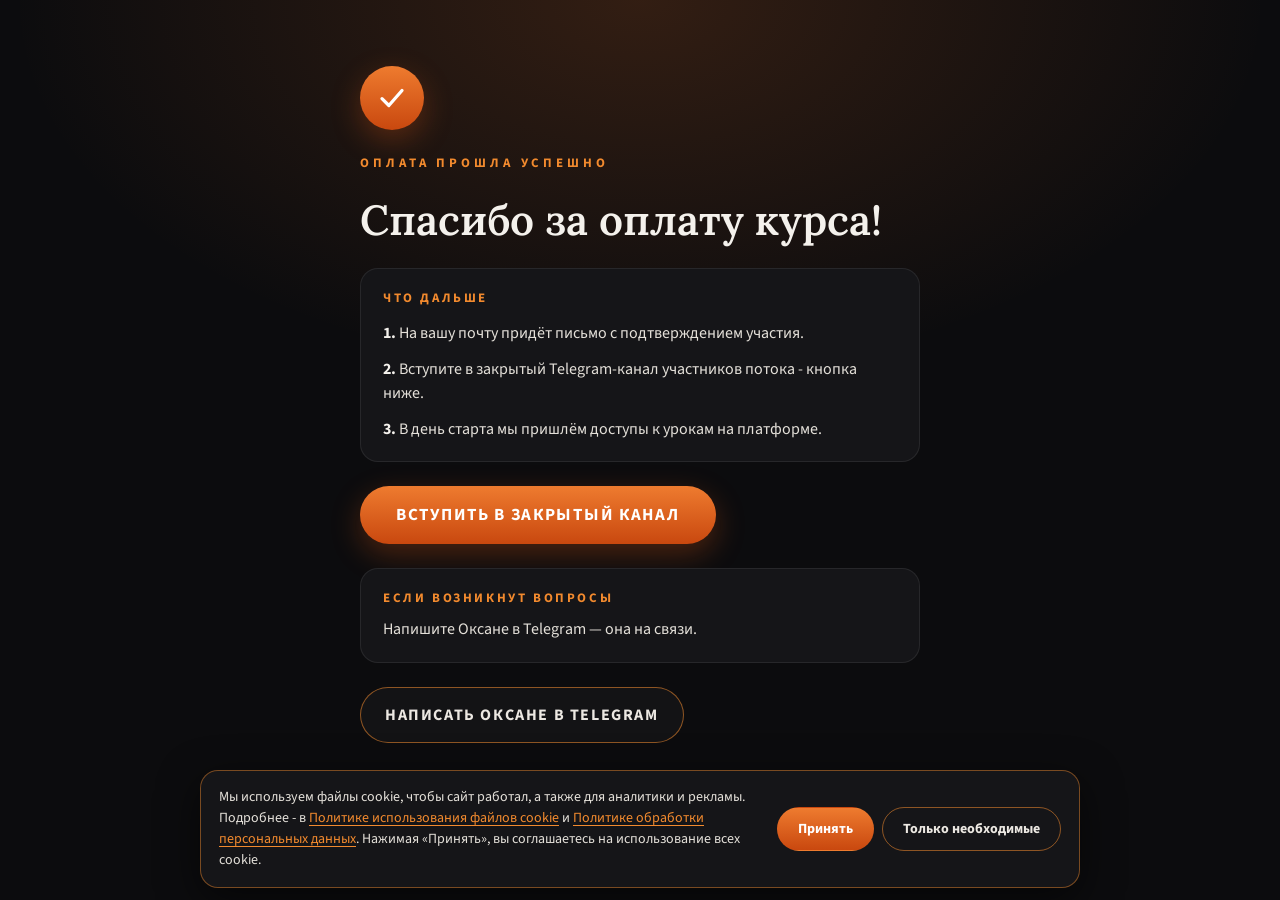
<file: thank-you.html>
<!doctype html>
<html lang="ru">
<head>
<meta charset="utf-8">
<meta name="viewport" content="width=device-width, initial-scale=1">
<title>Спасибо за оплату — Школа PRO продажи</title>
<meta name="description" content="Оплата прошла успешно. Дальнейшие шаги для участия в Школе PRO продажи Оксаны Пантелеевой.">
<meta name="robots" content="noindex">
<meta name="theme-color" content="#0c0c0e">

<link href="https://fonts.googleapis.com/css2?family=Lora:ital,wght@0,500;0,600;0,700;1,600&amp;family=Source+Sans+3:wght@400;600;700&amp;display=swap" rel="stylesheet">
<style>
body{margin:0;background:#0c0c0e;color:#ece8e2;font-family:'Source Sans 3','Helvetica Neue',Arial,sans-serif}
a{color:#f28a2e;text-decoration:none}
a:hover{color:#ffb070}
a:focus-visible{outline:2px solid #ffb070;outline-offset:3px}
a.btn:hover{filter:brightness(1.1);color:#ffffff}
a.pill:hover{border-color:#f28a2e;color:#ffffff}
</style>
<link rel="stylesheet" href="cookie-consent.css">
<script src="cookie-consent.js" defer></script>
</head>
<body>

<div style="width: 100%; min-height: 100vh; box-sizing: border-box; background: radial-gradient(70% 60% at 50% 0%, rgba(226,110,40,0.18), rgba(12,12,14,0) 70%); display: flex; align-items: center; justify-content: center; padding: 24px;">
<div style="max-width: 560px; width: 100%; box-sizing: border-box; display: flex; flex-direction: column; gap: 24px; align-items: flex-start; text-align: left;">

<div style="width: 64px; height: 64px; border-radius: 50%; background: linear-gradient(180deg, #ee7b2f, #c9480f); display: flex; align-items: center; justify-content: center; box-shadow: 0 10px 30px rgba(226,90,20,0.30);">
<svg width="30" height="30" viewBox="0 0 24 24" fill="none"><path d="M4 12.5L9.5 18L20 6" stroke="white" stroke-width="2.6" stroke-linecap="round" stroke-linejoin="round"/></svg>
</div>

<div style="font-size: 13px; letter-spacing: 0.3em; color: #f28a2e; font-weight: 700; text-transform: uppercase;">Оплата прошла успешно</div>

<h1 style="margin: 0; font-family: Lora,Georgia,serif; font-weight: 600; font-size: clamp(28px, 6vw, 42px); line-height: 1.15; color: #f4f1ec;">Спасибо за оплату курса!</h1>

<div style="width: 100%; box-sizing: border-box; padding: 20px 22px; background: #151518; border: 1px solid rgba(255,255,255,0.08); border-radius: 18px; display: flex; flex-direction: column; gap: 12px; font-size: 16px; line-height: 1.5; color: #e4e0d9;">
<div style="font-size: 13px; letter-spacing: 0.2em; color: #f28a2e; font-weight: 700; text-transform: uppercase;">Что дальше</div>
<div><b style="color:#f4f1ec">1.</b> На вашу почту придёт письмо с подтверждением участия.</div>
<div><b style="color:#f4f1ec">2.</b> Вступите в закрытый Telegram-канал участников потока - кнопка ниже.</div>
<div><b style="color:#f4f1ec">3.</b> В день старта мы пришлём доступы к урокам на платформе.</div>
</div>

<a class="btn" href="https://t.me/+GrTrPgf7kXo4MzYy" target="_blank" rel="noopener" style="display: inline-flex; align-items: center; justify-content: center; min-height: 58px; padding: 0 36px; box-sizing: border-box; border-radius: 999px; background: linear-gradient(180deg, #ee7b2f, #c9480f); color: #ffffff; font-weight: 700; font-size: 17px; letter-spacing: 0.1em; text-transform: uppercase; box-shadow: 0 10px 30px rgba(226,90,20,0.30);">Вступить в закрытый канал</a>

<div style="width: 100%; box-sizing: border-box; padding: 20px 22px; background: #151518; border: 1px solid rgba(255,255,255,0.08); border-radius: 18px; display: flex; flex-direction: column; gap: 10px;">
<div style="font-size: 13px; letter-spacing: 0.2em; color: #f28a2e; font-weight: 700; text-transform: uppercase;">Если возникнут вопросы</div>
<div style="font-size: 16px; line-height: 1.55; color: #e4e0d9;">Напишите Оксане в Telegram — она на связи.</div>
</div>

<a class="pill" href="https://t.me/Oxi071280" target="_blank" rel="noopener" style="display: inline-flex; align-items: center; justify-content: center; min-height: 56px; padding: 0 24px; box-sizing: border-box; border: 1px solid rgba(242,138,46,0.55); border-radius: 999px; background: rgba(255,255,255,0.03); color: #ece8e2; font-size: 16px; font-weight: 700; letter-spacing: 0.1em; text-transform: uppercase;">Написать Оксане в Telegram</a>

<div style="font-size: 15px; line-height: 1.5; color: #9d9a94;">Чек об оплате придёт отдельным письмом или SMS от банка.</div>

<a href="index.html" style="font-size: 15px; color: #9d9a94; text-decoration: underline; text-underline-offset: 3px;">← Вернуться на главную страницу</a>

</div>
</div>

<script>
/* Продажа для Яндекс Метрики: ecommerce-покупка в dataLayer + цель "oplata".
   Тариф можно передать в адресе: thank-you.html?t=self | pro | vip */
(function () {
  var T = {
    self: { id: 'self', name: 'PRO Продажи - Самостоятельный', price: 24900 },
    pro:  { id: 'pro',  name: 'PRO Продажи - Практика PRO', price: 49900 },
    vip:  { id: 'vip',  name: 'PRO Продажи - Личное сопровождение', price: 89900 }
  };
  var t = (new URLSearchParams(location.search).get('t') || '').toLowerCase();
  var item = T[t] || { id: 'course', name: 'PRO Продажи - оплата курса' };
  var orderId = 'order-' + Date.now();
  try {
    if (sessionStorage.getItem('purchase_sent')) return; /* не считать повторно при обновлении страницы */
    sessionStorage.setItem('purchase_sent', '1');
  } catch (e) {}
  var product = { id: item.id, name: item.name, category: 'Курс', quantity: 1 };
  if (item.price) product.price = item.price;
  window.dataLayer = window.dataLayer || [];
  window.dataLayer.push({ ecommerce: { currencyCode: 'RUB', purchase: { actionField: { id: orderId }, products: [product] } } });
  document.addEventListener('DOMContentLoaded', function () {
    if (!window.CookieConsent) return;
    CookieConsent.onAccept(function () {
      try { ym(114110225, 'reachGoal', 'oplata', item.price ? { order_price: item.price, currency: 'RUB' } : {}); } catch (e) {}
    });
  });
})();
</script>
</body>
</html>
</file>
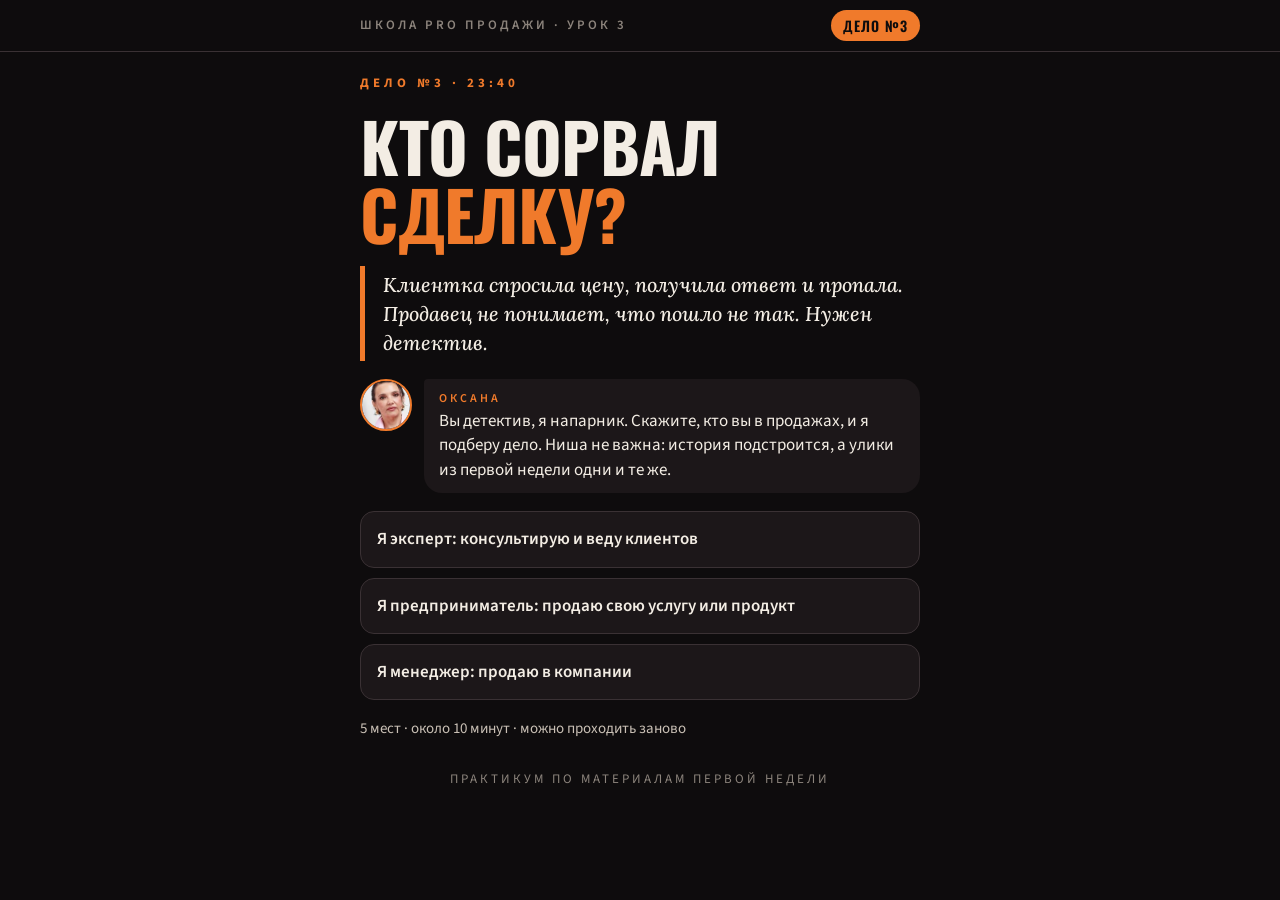
<file: trainer.html>
<!doctype html>
<html lang="ru">
<head>
<meta charset="utf-8">
<meta name="viewport" content="width=device-width,initial-scale=1,viewport-fit=cover">
<meta name="robots" content="noindex">
<title>Кто сорвал сделку</title>
<link rel="preconnect" href="https://fonts.googleapis.com">
<link rel="preconnect" href="https://fonts.gstatic.com" crossorigin>
<link rel="stylesheet" href="https://fonts.googleapis.com/css2?family=Oswald:wght@500;600;700&family=Lora:ital,wght@0,500;1,500&family=Source+Sans+3:wght@400;500;600;700&display=swap">
<style>
/* Тренажёр-детектив в стиле школы Оксаны: тёмная сцена, оранжевая улика. Один экран за раз, телефон в приоритете. */
:root{
  --bg:#0E0C0D;
  --panel:#1C1719;
  --line:#3A3134;
  --ink:#F3EDE4;
  --soft:#C9C0B5;
  --mute:#8C847C;
  --accent:#F07A2B;
  --accent-deep:#B8420C;
  --good:#7CC59A;
  --good-bg:#14261C;
  --bad-bg:#2B1710;
  --display:"Oswald","Arial Narrow",Arial,sans-serif;
  --serif:"Lora",Georgia,serif;
  --body:"Source Sans 3","Segoe UI",Roboto,Arial,sans-serif;
  color-scheme:dark;
}
*{box-sizing:border-box}
html{background:var(--bg)}
body{margin:0;background:var(--bg);color:var(--ink);font:400 17px/1.5 var(--body);min-height:100vh;
  padding-block:0 48px;padding-left:max(16px,env(safe-area-inset-left,0px));padding-right:max(16px,env(safe-area-inset-right,0px))}
body::before{content:"";position:fixed;inset:0 0 auto;height:env(safe-area-inset-top,0px);background:var(--bg);z-index:10}
p{margin:0}
h1,h2{font-family:var(--display);font-weight:700;text-transform:uppercase;margin:0;line-height:1;letter-spacing:-.5px;text-wrap:balance}
h1{font-size:clamp(46px,13vw,68px)}
h1 em{font-style:normal;color:var(--accent)}
h2{font-size:clamp(28px,7.5vw,36px);line-height:1.05}
.top{position:sticky;top:env(safe-area-inset-top,0px);z-index:5;background:var(--bg);border-bottom:1px solid var(--line);margin:0 calc(-1*max(16px,env(safe-area-inset-left,0px)));padding:10px max(16px,env(safe-area-inset-right,0px)) 10px max(16px,env(safe-area-inset-left,0px))}
.top-in{max-width:560px;margin:0 auto;display:flex;justify-content:space-between;align-items:center;gap:12px;font-size:13px;letter-spacing:3px;text-transform:uppercase;color:var(--mute);font-weight:600}
.score{font:600 14px var(--display);letter-spacing:1px;color:var(--bg);background:var(--accent);padding:5px 12px;border-radius:999px;white-space:nowrap;font-variant-numeric:tabular-nums}
.score.bump{animation:bump .45s ease}
@keyframes bump{40%{transform:scale(1.15)}}
.wrap{max-width:560px;margin:0 auto;padding-top:22px}
.panel{display:flex;flex-direction:column;gap:18px;animation:in .3s ease both}
@keyframes in{from{opacity:0;transform:translateY(8px)}to{opacity:1;transform:none}}
.eyebrow{font-size:13px;letter-spacing:4px;text-transform:uppercase;color:var(--accent);font-weight:700}
.muted{color:var(--soft);font-size:15px}
.lead{font-size:19px;color:var(--soft)}

.say{display:flex;gap:12px;align-items:flex-start;min-width:0}
.say.right{flex-direction:row-reverse}
.face{flex:none;width:52px;height:52px;border-radius:50%;overflow:hidden;background:var(--panel);display:grid;place-items:center;font:700 22px var(--display);color:var(--accent);border:2px solid var(--line)}
.face.ox{border-color:var(--accent)}
.face img{width:100%;height:100%;object-fit:cover;display:block}
.bubble{min-width:0;background:var(--panel);border-radius:4px 18px 18px 18px;padding:11px 15px;font-size:17px;line-height:1.45}
.say.right .bubble{border-radius:18px 4px 18px 18px;background:#2A2023}
.bubble small{display:block;font:600 12px var(--body);letter-spacing:3px;text-transform:uppercase;color:var(--accent);margin-bottom:2px}
.story{border-left:5px solid var(--accent);padding:4px 0 4px 18px;font:italic 500 20px/1.45 var(--serif);color:var(--ink)}

.choices{display:flex;flex-direction:column;gap:10px}
.ch{appearance:none;cursor:pointer;text-align:left;font:600 17px/1.3 var(--body);color:var(--ink);background:var(--panel);border:1.5px solid var(--line);border-radius:14px;padding:16px;min-height:52px;transition:border-color .15s,transform .1s}
.ch:hover{border-color:var(--accent)}
.ch:active{transform:translateY(1px)}
.ch.primary{background:var(--accent);border-color:var(--accent);color:#120A05;text-align:center;font-family:var(--display);font-size:20px;letter-spacing:1px;text-transform:uppercase;font-weight:600}
.ch.primary:hover{background:#FF8C3F}
.ch.ghost{background:transparent;text-align:center;color:var(--soft);font-weight:500}
:focus-visible{outline:3px solid var(--accent);outline-offset:3px}

.map{display:grid;grid-template-columns:1fr 1fr;gap:10px}
.loc{appearance:none;cursor:pointer;text-align:left;background:var(--panel);border:1.5px solid var(--line);border-radius:16px;padding:14px;display:flex;flex-direction:column;gap:6px;color:var(--ink);font:600 17px/1.2 var(--display);text-transform:uppercase;letter-spacing:.3px;min-height:128px;position:relative}
.loc:hover{border-color:var(--accent)}
.loc small{font:400 14px/1.3 var(--body);text-transform:none;letter-spacing:0;color:var(--soft)}
.loc .lt{font:700 12px var(--body);letter-spacing:3px;color:var(--accent)}
.loc.done{background:var(--good-bg);border-color:#2F5E43}
.loc.done::after{content:"улика";position:absolute;top:12px;right:12px;font:700 11px var(--body);letter-spacing:2px;text-transform:uppercase;color:var(--good)}
.map .loc:last-child:nth-child(odd){grid-column:1/-1;min-height:0}

/* экраны-улики: телефон Лены */
.phone{background:#141011;border:1.5px solid var(--line);border-radius:22px;padding:14px;display:flex;flex-direction:column;gap:9px}
.ph-h{display:flex;align-items:center;gap:10px;font-size:13px;letter-spacing:2px;text-transform:uppercase;color:var(--mute);font-weight:600;padding-bottom:8px;border-bottom:1px solid var(--line)}
.msg{max-width:92%;padding:9px 12px;border-radius:4px 14px 14px 14px;background:var(--panel);font-size:16px;line-height:1.4}
.msg.me{align-self:flex-end;border-radius:14px 4px 14px 14px;background:#2E2024}
.msg.client{background:#222A2E}
.msg.thought{align-self:center;max-width:100%;background:transparent;border:1.5px dashed var(--line);border-radius:14px;font:italic 500 17px/1.4 var(--serif);color:var(--soft)}
.msg small{display:block;font:600 11px var(--body);letter-spacing:2px;text-transform:uppercase;color:var(--mute);margin-bottom:2px}
.note{padding:10px 13px;border-radius:12px;background:var(--panel);font-size:16px;line-height:1.4}

[data-spot]{cursor:pointer;outline:2px dashed transparent;outline-offset:3px;transition:outline-color .2s,background .2s}
.hunt [data-spot]{outline-color:rgba(240,122,43,.35);animation:pulse 1.9s ease-in-out infinite}
@keyframes pulse{50%{outline-color:rgba(240,122,43,.8)}}
[data-spot].fine{outline:2px solid #2F5E43;animation:none;background:var(--good-bg)}
[data-spot].caught{outline:3px solid var(--accent);animation:none;background:var(--bad-bg)}
.hint{font-size:15px;color:var(--soft)}

.fb{border-radius:14px;padding:13px 16px;font-size:16.5px;animation:in .25s ease both}
.fb b{display:block;font:600 13px var(--display);letter-spacing:2.5px;text-transform:uppercase;margin-bottom:3px}
.fb.good{background:var(--good-bg);color:#CFE8D8}.fb.good b{color:var(--good)}
.fb.bad{background:var(--bad-bg);color:#F1D3C2}.fb.bad b{color:var(--accent)}
.fb.clue{background:var(--accent);color:#1A0D04}.fb.clue b{color:#4A1E05}

.vs{display:grid;grid-template-columns:1fr;gap:10px}
.opt{appearance:none;cursor:pointer;text-align:left;background:var(--panel);border:2px solid var(--line);border-radius:16px;padding:14px 16px;display:flex;flex-direction:column;gap:6px;font:inherit;color:inherit}
.opt:hover{border-color:var(--accent)}
.opt .lab{font:700 12px var(--body);letter-spacing:3px;text-transform:uppercase;color:var(--mute)}
.opt .mini{font-size:17px;line-height:1.4}
.opt.right{border-color:var(--good);background:var(--good-bg)}
.opt.wrong{opacity:.55}
.opt[disabled]{cursor:default}

.tip{border:1.5px solid var(--line);border-radius:14px;padding:13px 16px;font-size:16.5px;background:var(--panel)}
.tip b{display:block;font:600 13px var(--display);letter-spacing:2.5px;text-transform:uppercase;color:var(--accent);margin-bottom:3px}

.chain{display:flex;flex-direction:column;gap:0}
.chain span{background:var(--panel);border:1.5px solid var(--line);border-radius:12px;padding:10px 14px;font-weight:600;font-size:16.5px}
.chain span small{display:block;font:600 11px var(--body);letter-spacing:2.5px;text-transform:uppercase;color:var(--accent)}
.chain i{font-style:normal;color:var(--accent);font:700 18px var(--display);padding:2px 0 2px 22px;line-height:1.2}
.stamp{align-self:flex-start;font:700 20px var(--display);letter-spacing:2px;text-transform:uppercase;padding:6px 14px;border:3px solid currentColor;border-radius:8px;transform:rotate(-3deg);color:var(--accent)}
.stamp.top3{color:var(--good)}
.week{margin:0;padding-left:22px;display:flex;flex-direction:column;gap:8px}
.week li::marker{color:var(--accent);font-weight:700}
.recap{display:flex;flex-direction:column;gap:8px;margin:0;padding:0;list-style:none}
.recap li{display:flex;gap:12px;align-items:baseline;font-size:16.5px}
.recap li b{flex:none;font:600 13px var(--display);letter-spacing:2px;text-transform:uppercase;color:var(--accent);width:112px}
.cta{background:var(--panel);border:1.5px solid var(--line);border-radius:20px;padding:20px 18px;display:flex;flex-direction:column;gap:12px}
.qprog{display:flex;gap:6px}
.qprog i{flex:1;height:5px;border-radius:3px;background:var(--line)}
.qprog i.on{background:var(--accent)}
.foot{max-width:560px;margin:30px auto 0;font-size:13px;letter-spacing:3px;text-transform:uppercase;color:var(--mute);text-align:center}
@media (prefers-reduced-motion:reduce){*{animation:none!important;transition:none!important}}
</style>
</head>
<body>


<div class="top"><div class="top-in"><span>Школа PRO продажи · Урок 3</span><span class="score" id="score">Дело №3</span></div></div>
<div class="wrap"><main id="app"></main></div>
<p class="foot">Практикум по материалам первой недели</p>

<script>
const FACE = "[data-uri]";

/* три героя: меняются роль, продукт, цена и реплики. Улики одни и те же. */
const HEROES = {
  expert:{name:"Анна", role:"нутрициолог", a:"а",
    ask:"Здравствуйте! Видела ваш канал. Сколько стоит ваше сопровождение?",
    Prod:"Сопровождение", price:"45 000 ₽", incl:"разбор питания, меню и поддержка в чате",
    small:"просто даю советы",
    good1:"Я хорошо знаю тему, мои клиентки получают результат",
    good2:"Моё сопровождение помогает худеть без срывов",
    envy:"У Светы клиенты, потому что у неё много подписчиков."},
  business:{name:"Лена", role:"дизайнер интерьеров", a:"а",
    ask:"Здравствуйте! Видела ваши работы. Сколько стоит дизайн-проект двушки?",
    Prod:"Проект", price:"60 000 ₽", incl:"обмеры, планировка и визуализация",
    small:"просто рисую картинки",
    good1:"Я хорошо знаю тему и довожу проекты до конца",
    good2:"Мой проект экономит людям время и нервы на ремонте",
    envy:"У Светки заказы, потому что у неё богатый муж."},
  manager:{name:"Игорь", role:"менеджер по продажам", a:"",
    ask:"Здравствуйте! Нашла вашу компанию в интернете. Сколько стоит годовое обслуживание оборудования?",
    Prod:"Договор", price:"120 000 ₽", incl:"плановые выезды, запчасти и поддержка в любое время",
    small:"просто звоню и предлагаю",
    good1:"Я хорошо знаю оборудование и решаю вопросы клиентов",
    good2:"Мой договор избавляет клиентов от поломок и простоев",
    envy:"У Димы продажи, потому что ему достались лёгкие клиенты."}
};
let H = HEROES.business;
const A = () => H.a;
const R = () => H.a ? "ась" : "ся";

const face = k => k === "ox" ? `<div class="face ox"><img src="${FACE}" alt="Оксана"></div>` : `<div class="face">${H.name[0]}</div>`;
const say = (who, name, text, right) => `<div class="say${right ? " right" : ""}">${face(who)}<div class="bubble"><small>${name}</small>${text}</div></div>`;
const ox = t => say("ox", "Оксана", t);

const app = document.getElementById("app");
const scoreEl = document.getElementById("score");
const MAXS = 10;
let clues = new Set(), score = 0, got = {};

function point(key){
  if (got[key]) return; got[key] = 1; score++;
  scoreEl.textContent = `Чутьё: ${score} из ${MAXS}`;
  scoreEl.classList.remove("bump"); void scoreEl.offsetWidth; scoreEl.classList.add("bump");
}
function render(html){ app.innerHTML = `<div class="panel">${html}</div>`; window.scrollTo({top:0}); }
function btns(list){ return `<div class="choices">${list.map(b => `<button class="ch ${b[2] || ""}" id="${b[0]}">${b[1]}</button>`).join("")}</div>`; }
function on(id, fn){ const el = document.getElementById(id); if (el) el.onclick = fn; }

/* ---------- 5 мест обыска ---------- */
const ORDER = ["chat","mind","notes","refuse","excuse"];
const PLACES = {
  chat:{lt:"Урок 1", name:"Переписка", sub:"как назвали цену",
    suspect:"Стыд и страх в переписке",
    clue:() => `${H.name} извинил${R()} за цену ещё до того, как клиентка что-то сказала, и сам${A()} предложил${A()} скидку. Цена прозвучала как вина.`,
    tip:"Откройте свою последнюю переписку, где вы называли цену. Есть ли там «только не пугайтесь», «к сожалению» или скидка раньше возражения?"},
  mind:{lt:"Урок 2", name:"Мысли", sub:"что думали перед отправкой",
    suspect:"Ограничивающие убеждения",
    clue:() => `Перед тем как отправить цену, ${H.name} думал${A()}: «деньги - это тяжёлый труд» и «большие деньги только своруешь». С такими мыслями цену не называют уверенно.`,
    tip:"Допишите фразу: «Большие деньги - это...». Первое, что пришло в голову, и есть ваше убеждение. Чьё оно: ваше или услышанное в детстве?"},
  notes:{lt:"Урок 2", name:"Заметки", sub:"итоги месяца в телефоне",
    suspect:"Мышление бедности",
    clue:() => "Кредит под кредит, жалость к себе и зависть к чужим успехам. Это три признака из списка мышления бедности, и все три в одной заметке.",
    tip:"Поймайте себя за день хотя бы на одном признаке: жалость, зависть, нытьё, откладывание на потом. Просто заметьте. Уже это сдвигает привычку."},
  refuse:{lt:"Урок 2", name:"Первый отказ", sub:"ответ на «подумаю»",
    suspect:"Сдача после первого отказа",
    clue:() => `Клиентка написала «дороговато, подумаю». ${H.name} не задал${A()} ни одного вопроса и попрощал${R()}. Правило трёх отказов даже не начало работать.`,
    tip:"Выпишите три вопроса на случай «дорого» или «подумаю»: «Что смущает?», «Какой информации не хватило?», «Что я не рассказал(а)?»."},
  excuse:{lt:"Урок 2", name:"Оправдания", sub:"что сказали коллеге",
    suspect:"Рационализация",
    clue:() => "«Клиентка капризная, такие мне не нужны» - зелёный виноград. Разумная причина закрыла тему, а вывод из переписки так и не сделан.",
    tip:"Вспомните последний провал в продажах. Что вы тогда сказали себе или друзьям? Это было объяснение или разбор?"}
};

function intro(){
  clues = new Set(); score = 0; got = {}; scoreEl.textContent = "Дело №3";
  render(`
    <span class="eyebrow">Дело №3 · 23:40</span>
    <h1>Кто сорвал <em>сделку?</em></h1>
    <div class="story">Клиентка спросила цену, получила ответ и пропала. Продавец не понимает, что пошло не так. Нужен детектив.</div>
    ${ox("Вы детектив, я напарник. Скажите, кто вы в продажах, и я подберу дело. Ниша не важна: история подстроится, а улики из первой недели одни и те же.")}
    ${btns([["h-expert","Я эксперт: консультирую и веду клиентов"],["h-business","Я предприниматель: продаю свою услугу или продукт"],["h-manager","Я менеджер: продаю в компании"]])}
    <p class="muted">5 мест · около 10 минут · можно проходить заново</p>
  `);
  Object.keys(HEROES).forEach(k => on("h-" + k, () => caseStart(k)));
}

function caseStart(k){
  H = HEROES[k];
  render(`
    <span class="eyebrow">Дело №3 · ${H.role}</span>
    <div class="story">${H.name}, ${H.role}, неделю готовил${R()} к этой заявке. Клиентка Ольга спросила цену, получила ответ и пропала. ${H.name} не понимает, что пошло не так.</div>
    ${say("hero", `${H.name}, ${H.role}`, "Вот переписка, мысли, заметки... Помогите найти, кто сорвал мне сделку!", true)}
    ${ox("Обыщем пять мест, соберём улики и применим всё, что вы узнали за первую неделю. Ищите прямо на экране.")}
    ${btns([["go","Взять дело","primary"],["back","Выбрать другую роль","ghost"]])}
  `);
  on("go", hub); on("back", intro);
}

function hub(){
  const n = clues.size;
  const hint = n === 0 ? "Начнём с переписки. Там всё случилось."
    : n < 5 ? `Улик: ${n} из 5. Улики связаны между собой, обыщем остальное.`
    : "Все пять мест обысканы. Пора называть главного подозреваемого.";
  render(`
    <span class="eyebrow">Обыск · ${n} из 5</span>
    ${ox(hint)}
    <div class="map">${ORDER.map(k => `<button class="loc${clues.has(k) ? " done" : ""}" id="loc-${k}"><span class="lt">${PLACES[k].lt}</span>${PLACES[k].name}<small>${PLACES[k].sub}</small></button>`).join("")}</div>
    ${n === 5 ? btns([["accuse","Назвать виновного","primary"]]) : ""}
  `);
  ORDER.forEach(k => on("loc-" + k, () => SCENES[k]()));
}

/* механика 1: найди на экране */
function hunt(k, intro, mock, spots){
  const bads = Object.keys(spots).filter(x => spots[x].bad);
  render(`
    <span class="eyebrow">${PLACES[k].name}</span>
    ${intro}
    <div class="hunt" id="mock">${mock}</div>
    <p class="hint">Нажмите на то, что мешает продаже. Подозреваемых здесь: ${bads.length}.</p>
    <div id="fb"></div>
    <div id="fin"></div>
  `);
  let miss = 0, done = false; const caught = new Set();
  const fb = h => document.getElementById("fb").innerHTML = h;
  document.querySelectorAll("[data-spot]").forEach(el => el.onclick = () => {
    if (done) return;
    const key = el.dataset.spot, sp = spots[key];
    if (sp.bad) {
      if (caught.has(key)) return;
      el.classList.add("caught"); caught.add(key);
      const left = bads.length - caught.size;
      fb(`<div class="fb clue"><b>Попался! ${caught.size} из ${bads.length}</b>${sp.note}${left ? `<br><br>Ищите дальше: тут прячется ещё ${left}.` : ""}</div>`);
      if (!left) {
        done = true; if (!miss) point(k + "-find");
        document.getElementById("fin").innerHTML = btns([["next","Дальше: как исправить","primary"]]);
        on("next", () => COMPARE[k]());
      }
    } else {
      miss++; el.classList.add("fine");
      fb(`<div class="fb good"><b>Здесь всё в порядке</b>${sp.note}</div>`);
    }
  });
}

/* механика 2: что лучше */
function compare(k, q, a, b, right, why){
  if (Math.random() < .5) { [a, b] = [b, a]; right = right === "a" ? "b" : "a"; }
  render(`
    <span class="eyebrow">${PLACES[k].name} · как исправить</span>
    <h2>${q}</h2>
    <div class="vs">
      <button class="opt" id="oa"><span class="lab">Вариант 1</span>${a}</button>
      <button class="opt" id="ob"><span class="lab">Вариант 2</span>${b}</button>
    </div>
    <div id="fb"></div>
  `);
  const pick = v => {
    const ok = v === right;
    if (ok) point(k + "-fix");
    document.getElementById("o" + right).classList.add("right");
    document.getElementById("o" + (right === "a" ? "b" : "a")).classList.add("wrong");
    document.querySelectorAll(".opt").forEach(o => o.disabled = true);
    document.getElementById("fb").innerHTML = `<div class="fb ${ok ? "good" : "bad"}"><b>${ok ? "В точку" : "Не совсем"}</b>${why}</div>${btns([["next","Приколоть улику к делу","primary"]])}`;
    on("next", () => clue(k));
  };
  on("oa", () => pick("a")); on("ob", () => pick("b"));
}

function clue(k){
  clues.add(k);
  const p = PLACES[k];
  render(`
    <span class="eyebrow">Улика ${clues.size} из 5</span>
    <div class="fb clue"><b>${p.suspect}</b>${p.clue()}</div>
    <div class="tip"><b>Проверьте у себя</b>${p.tip}</div>
    ${btns([["back","Вернуться к обыску","primary"]])}
  `);
  on("back", hub);
}

const chat = (inner, head) => `<div class="phone"><div class="ph-h">${head || "Переписка в Telegram · Ольга"}</div>${inner}</div>`;

const SCENES = {
  chat(){
    hunt("chat", ox(`Ольга спросила цену. Вот что ответил${A()} ${H.name}. Что здесь мешает продать? Помните: рука дающего сильнее руки просящего.`),
      chat(`
        <div class="msg client"><small>Ольга</small>${H.ask}</div>
        <div class="msg me" data-spot="a">Здравствуйте, Ольга! Рад${A()} знакомству.</div>
        <div class="msg me" data-spot="b">Только не пугайтесь, цена немаленькая.</div>
        <div class="msg me" data-spot="c">${H.Prod} стоит ${H.price}. Что получите: ${H.incl}.</div>
        <div class="msg me" data-spot="d">Если дорого - скажите, сразу сделаю скидку.</div>`),
      {a:{bad:false, note:"Тёплое приветствие. Вопросов нет."},
       b:{bad:true, note:"Это стыд. Цену предупреждают заранее, как будто извиняются. Цена - стоимость пользы, а не вина."},
       c:{bad:false, note:"Спокойно и конкретно: цена и что в неё входит. Это как раз правильная часть."},
       d:{bad:true, note:"Это страх. Скидка предложена раньше, чем клиентка вообще возразила."}});
  },
  mind(){
    hunt("mind", ox(`Перед тем как нажать «отправить», ${H.name} думал${A()}. Вот мысли. Какие из них ограничивают в продажах?`),
      chat(`
        <div class="msg thought" data-spot="a">«Больших денег не заработать, можно только своровать»</div>
        <div class="msg thought" data-spot="b">«${H.good1}»</div>
        <div class="msg thought" data-spot="c">«Деньги достаются тяжёлым трудом, а я ${H.small}»</div>
        <div class="msg thought" data-spot="d">«${H.good2}»</div>`, `Мысли · 21:38`),
      {a:{bad:true, note:"Ограничивающее убеждение. Все деньги в мире получены продажей чего-то кому-то, если это не мошенничество. Пока человек так думает, больших денег у него не будет."},
       b:{bad:false, note:"Опора на опыт. Эта мысль помогает продавать."},
       c:{bad:true, note:`Ещё одно убеждение: обесценивание себя. «Я ${H.small}» говорит человек, который не видит пользы своего продукта.`},
       d:{bad:false, note:"Мысль про пользу для клиента. Именно с неё нужно начинать разговор о цене."}});
  },
  notes(){
    hunt("notes", ox("Заметки с итогами месяца. Отметьте всё, что относится к мышлению бедности: признаки мы разбирали на втором уроке."),
      chat(`
        <div class="note" data-spot="a">Цель на год: 300 000 ₽ в месяц. Сейчас 60 000.</div>
        <div class="note" data-spot="b">Взять новый кредит, чтобы закрыть старый. Потом разберусь.</div>
        <div class="note" data-spot="c">Опять клиентка пропала. Мне всегда не везёт.</div>
        <div class="note" data-spot="d">${H.envy}</div>
        <div class="note" data-spot="e">Сделал${A()} на 3 контакта больше и записал${A()}, что получилось.</div>`, "Заметки · итоги месяца"),
      {a:{bad:false, note:"Амбициозная цель, от которой сначала непонятно, как её достичь. Так и должно быть."},
       b:{bad:true, note:"Кредит, чтобы закрыть другой кредит. Это не инвестиция, а признак мышления бедности."},
       c:{bad:true, note:"Жалость к себе и роль жертвы: «мне всегда не везёт». Пожалеть себя можно, но 30 минут, а не месяц."},
       d:{bad:true, note:"Ограничивающая зависть: обесценить чужой результат. Белая зависть звучала бы так: «у неё получилось, и я смогу»."},
       e:{bad:false, note:"Новое действие и записанный опыт. Именно так мозг привыкает к новому."}});
  },
  refuse(){
    hunt("refuse", ox("Ольга ответила на цену. Смотрите, как отреагировал продавец. Здесь два подозреваемых."),
      chat(`
        <div class="msg client" data-spot="a"><small>Ольга</small>Дороговато. Я подумаю.</div>
        <div class="msg me" data-spot="b">Конечно, не буду вас беспокоить.</div>
        <div class="msg thought" data-spot="c">«Ну и ладно, без этих денег жил${A()} и проживу»</div>`),
      {a:{bad:false, note:"Первый отказ - это не приговор, а данные. Клиентка даёт информацию: её что-то смущает."},
       b:{bad:true, note:"Сдались после первого отказа и не задали ни одного вопроса. Правило: до трёх отказов выясняем, что смущает."},
       c:{bad:true, note:"Самоуспокоение вместо действия. Эту фразу Оксана приводила как пример: «ну и ладно, без этих денег жилось»."}});
  },
  excuse(){
    hunt("excuse", ox(`Вечером ${H.name} пишет коллеге о срыве. Где работает защитный механизм, а где разбор по-взрослому?`),
      chat(`
        <div class="msg me" data-spot="a">Ольга всё равно капризная, такие клиенты мне не нужны.</div>
        <div class="msg me" data-spot="b">Зато получил${A()} опыт общения. Ничего страшного, польза есть.</div>
        <div class="msg me" data-spot="c">Обидно. Дам себе 30 минут погрустить и пойду дальше.</div>
        <div class="msg me" data-spot="d">Разберу переписку: где я извинил${R()} за цену, и запишу вывод.</div>`, "Чат с коллегой"),
      {a:{bad:true, note:"«Зелёный виноград»: не особо и хотелось. Причина звучит разумно, но чувство остаётся непрожитым, а ошибка неразобранной."},
       b:{bad:true, note:"«Кислый лимон»: ничего страшного, возьму пользу. Если за этим нет разбора, это тоже рационализация."},
       c:{bad:false, note:"Чувство названо и получило ограниченное время. Это здоровый способ пережить обиду."},
       d:{bad:false, note:"Анализ и новый опыт в записи. Именно так провал превращается в ресурс."}});
  }
};

const COMPARE = {
  chat:() => compare("chat","Как лучше назвать цену Ольге?",
    `<div class="mini">«Ой, ${H.price}... я понимаю, что это много, но могу подумать над скидкой».</div>`,
    `<div class="mini">«${H.Prod} стоит ${H.price}. Что получите: ${H.incl}. Рассказать, как проходит работа?»</div>`,
    "b","Назвали цену, сказали, что получит клиент, и предложили следующий шаг. Вы не просите денег, вы даёте пользу, за которую платят."),
  mind:() => compare("mind","Что делать с убеждением «большие деньги - это нехорошо»?",
    `<div class="mini">Не думать об этом и просто отправить цену.</div>`,
    `<div class="mini">Заметить убеждение, спросить «чьё оно?» и заменить рабочим: «все деньги получены продажей, мой продукт даёт пользу».</div>`,
    "b","Мы не прорабатываем травмы. Мы находим убеждение и трансформируем его. Подавить мысль не получится: психика будет искать ей подтверждения."),
  notes:() => compare("notes","Как сдвинуть свой уровень нормы в доходе?",
    `<div class="mini">Поставить цель на 10% выше нынешнего дохода, чтобы не пугать мозг.</div>`,
    `<div class="mini">Поставить цель, от которой дух захватывает, и сделать в 10 раз больше действий. Даже полцели - это рост в 5 раз.</div>`,
    "b","Цель должна быть настолько амбициозной, что сначала непонятно, как её достичь. Тогда вы делаете больше действий и накапливаете новый опыт."),
  refuse:() => compare("refuse","Что написать Ольге после «подумаю»?",
    `<div class="mini">«Что вас смущает: цена, сроки или результат? Какой информации не хватило?»</div>`,
    `<div class="mini">«Могу сделать скидку 20%, только не отказывайтесь».</div>`,
    "a","Задаём вопрос и выясняем, что смущает. Скидка в ответ на отказ - тот же страх. После третьего отказа уходим к другим, а каждый опыт фиксируем."),
  excuse:() => compare("excuse","Что делать с обидой после срыва?",
    `<div class="mini">Объяснить себе, почему так даже лучше.</div>`,
    `<div class="mini">Назвать чувство, прожить его и разобрать переписку.</div>`,
    "b","Рационализация подбирает разумные причины, но чувства остаются непрожитыми, а вывода нет. Прожить и разобрать - это путь к новому опыту.")
};

/* ---------- финал ---------- */
const SUSP = {
  fear:{n:"Страх", r:"Страх был в сцене со скидкой и «подумаю», но это следствие. Он включается, когда за ним стоит убеждение «просить деньги неловко»."},
  shame:{n:"Стыд", r:"Стыд сработал сразу: «только не пугайтесь». Но человек стыдится того, во что не верит. Значит, источник глубже."},
  poverty:{n:"Мышление бедности", r:"Жалость, зависть и долги в заметках - реальные улики. Но они выросли из тех же убеждений о деньгах."},
  belief:{n:"Ограничивающее убеждение", r:"Это корень. «Деньги - тяжёлый труд, а большие деньги крадут» запустило всю цепочку ниже."},
  rat:{n:"Рационализация", r:"Она закрыла дело в самом конце: «клиентка капризная». Но сделку сорвала не она, а всё, что было до неё."}
};
function accuse(){
  render(`
    <span class="eyebrow">Очная ставка</span>
    <h2>Кто сорвал сделку?</h2>
    ${ox("Все пять улик у нас на руках. Кого называете главным?")}
    ${btns(Object.keys(SUSP).map(k => ["s-" + k, SUSP[k].n]))}
  `);
  Object.keys(SUSP).forEach(k => on("s-" + k, () => verdict(k)));
}
function verdict(k){
  const root = k === "belief";
  const rank = score >= 9 ? "Старший детектив" : score >= 6 ? "Детектив" : "Стажёр";
  const plan = [
    "Открою последнюю переписку о цене и найду фразу, где извинился(ась).",
    "Запишу амбициозную цель: на сколько она больше нынешнего дохода.",
    "Сегодня поймаю у себя один признак мышления бедности.",
    "На ближайший отказ задам вопрос «что смущает?» вместо «подумаю».",
    "Допишу: «Большие деньги - это...» и спрошу, чьё это убеждение."
  ];
  render(`
    <span class="eyebrow">Дело закрыто</span>
    <span class="stamp ${score >= 6 ? "top3" : ""}">${rank}</span>
    <h2>${root ? "Вы нашли корень" : "Почти: это следствие"}</h2>
    <p class="lead">${SUSP[k].r}</p>
    <p class="muted">Чутьё: ${score} из ${MAXS}. ${score >= 9 ? "Почти всё нашли с первого раза." : score >= 6 ? "Хороший результат. Пройдите ещё раз, чтобы закрепить." : "Пройдите ещё раз: каждое прохождение закрепляет материал."}</p>
    <h2 style="font-size:24px">Как всё сложилось</h2>
    <div class="chain">
      <span><small>Убеждение</small>«Большие деньги - это нехорошо»</span><i>↓</i>
      <span><small>Стыд</small>«Только не пугайтесь»</span><i>↓</i>
      <span><small>Страх</small>Скидка раньше возражения</span><i>↓</i>
      <span><small>Сдача</small>Один отказ - и тишина</span><i>↓</i>
      <span><small>Рационализация</small>«Клиентка капризная»</span>
    </div>
    <h2 style="font-size:24px">Что вы повторили</h2>
    <ul class="recap">
      <li><b>Урок 1</b><span>Стыд и страх мешают назвать цену. Вы продаёте пользу, а не просите деньги.</span></li>
      <li><b>Урок 2</b><span>Новый опыт каждый день, амбициозная цель, правило трёх отказов, поиск убеждений.</span></li>
    </ul>
    <div class="cta">
      <h2 style="font-size:24px">План на неделю</h2>
      <ol class="week">${plan.map(p => `<li>${p}</li>`).join("")}</ol>
      <button class="ch" id="copy">Скопировать план</button>
      <p class="muted" id="copied" aria-live="polite"></p>
    </div>
    ${btns([["again","Пройти ещё раз","ghost"]])}
  `);
  on("again", intro);
  on("copy", () => {
    const text = "План на неделю:\n" + plan.map((p, i) => `${i + 1}. ${p}`).join("\n");
    const ok = () => document.getElementById("copied").textContent = "Скопировано. Вставьте в заметки.";
    const fail = () => document.getElementById("copied").textContent = "Не удалось скопировать. Выделите список выше и скопируйте вручную.";
    try { navigator.clipboard.writeText(text).then(ok, fail); } catch(e){ fail(); }
  });
}

intro();
</script>

</body>
</html>
</file>
<file: cookie-consent.css>
.cc-bar{position:fixed;left:12px;right:12px;bottom:12px;z-index:9999;max-width:880px;margin:0 auto;box-sizing:border-box;padding:16px 18px;background:#151518;color:#e4e0d9;border:1px solid rgba(242,138,46,.45);border-radius:18px;box-shadow:0 12px 40px rgba(0,0,0,.55);display:flex;flex-wrap:wrap;align-items:center;gap:12px 20px;font-family:'Source Sans 3','Helvetica Neue',Arial,sans-serif;font-size:14px;line-height:1.5}
.cc-text{flex:1 1 360px;min-width:0}
.cc-text a{color:#f28a2e;text-decoration:underline;text-underline-offset:3px}
.cc-btns{display:flex;flex-wrap:wrap;gap:8px;flex:0 0 auto}
.cc-bar button{font:inherit;font-weight:700;cursor:pointer;min-height:44px;padding:0 20px;border-radius:999px;border:1px solid rgba(242,138,46,.55);background:transparent;color:#ece8e2}
.cc-bar .cc-yes{background:linear-gradient(180deg,#ee7b2f,#c9480f);border-color:transparent;color:#fff}
.cc-bar button:focus-visible{outline:2px solid #ffb070;outline-offset:3px}
@media (max-width:560px){.cc-btns{width:100%}.cc-bar button{flex:1 1 auto}}
</file>
